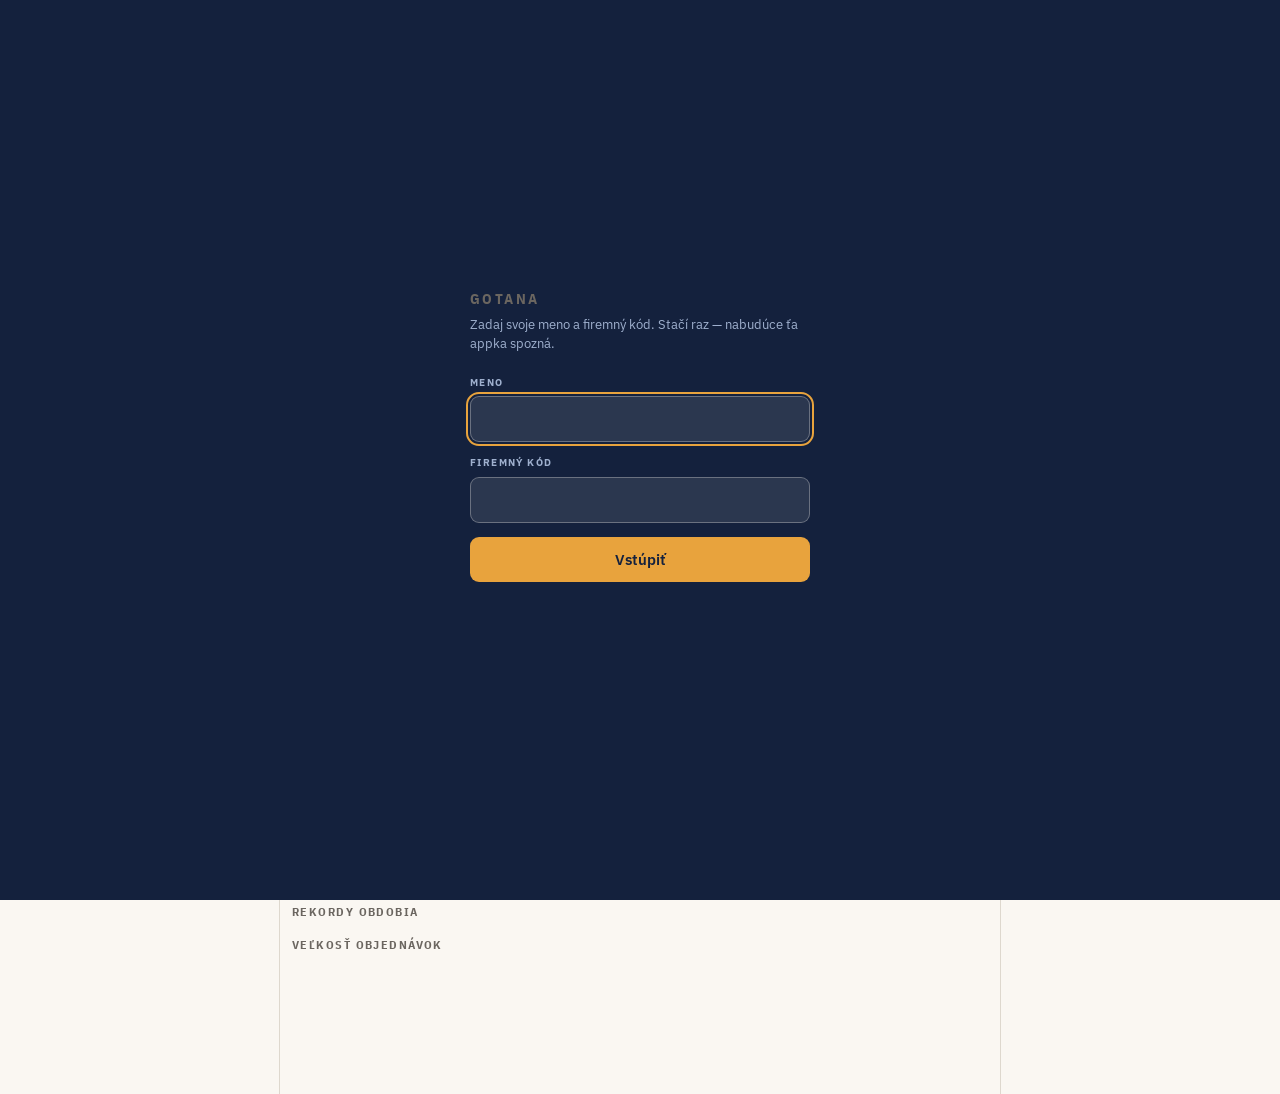
<file: statistiky.html>
<!DOCTYPE html>
<html lang="sk">
<head>
<meta charset="utf-8">
<meta name="viewport" content="width=device-width, initial-scale=1, viewport-fit=cover">
<meta name="theme-color" content="#14213D">
<link rel="manifest" href="/manifest.webmanifest">
<link rel="apple-touch-icon" href="/apple-touch-icon.png">
<link rel="icon" type="image/png" href="/icon-192.png">
<script>if('serviceWorker' in navigator) addEventListener('load', function(){ navigator.serviceWorker.register('/sw.js').catch(function(){}); });</script>
<title>Gotana — Štatistiky skladu</title>
<link rel="preconnect" href="https://fonts.googleapis.com">
<link rel="preconnect" href="https://fonts.gstatic.com" crossorigin>
<link href="https://fonts.googleapis.com/css2?family=IBM+Plex+Mono:wght@400;500;600&family=IBM+Plex+Sans+Condensed:wght@600;700&family=IBM+Plex+Sans:wght@400;500;600&display=swap" rel="stylesheet">
<style>
:root{
  --atrament:#14213D;
  --atrament-svetly:#2B3F63;
  --platno:#FAF7F2;
  --platno-tmavsi:#F0EAE0;
  --safran:#E8A33D;
  --mach:#2F6B4F;
  --tehla:#A63D40;
  --linka:#DED8CE;
  --sedy:#6B6660;
  --r:8px;
  --hlavicka:0px;
}
*{box-sizing:border-box;-webkit-tap-highlight-color:transparent}
html,body{margin:0;padding:0}
body{
  background:var(--platno);
  color:var(--atrament);
  font-family:'IBM Plex Sans',system-ui,-apple-system,sans-serif;
  font-size:15px;line-height:1.45;
  padding-bottom:calc(134px + env(safe-area-inset-bottom));
  -webkit-font-smoothing:antialiased;
}
.cislo{font-family:'IBM Plex Mono',ui-monospace,monospace;font-variant-numeric:tabular-nums}
.zhustene{font-family:'IBM Plex Sans Condensed','IBM Plex Sans',sans-serif}

/* ---------- Hlavička ---------- */
header{
  position:sticky;top:0;z-index:50;
  background:var(--atrament);color:var(--platno);
  padding:calc(8px + env(safe-area-inset-top)) 12px 0;
}
.znacka{display:flex;align-items:baseline;justify-content:space-between;gap:10px}
.znacka h1{
  margin:0;font-size:13px;font-weight:700;letter-spacing:.13em;text-transform:uppercase;
  font-family:'IBM Plex Sans Condensed',sans-serif;
}
.stav-syn{font-size:10px;color:#9FB0CE;font-family:'IBM Plex Mono',monospace;white-space:nowrap}
.obdobia{
  display:flex;gap:5px;overflow-x:auto;padding:8px 0;margin:0 -12px;
  padding-left:12px;padding-right:12px;scrollbar-width:none;
}
.obdobia::-webkit-scrollbar{display:none}
.chip{
  flex:0 0 auto;border:1px solid rgba(250,247,242,.28);background:transparent;
  color:var(--platno);padding:7px 12px;border-radius:999px;font-size:12.5px;
  font-weight:500;cursor:pointer;min-height:34px;white-space:nowrap;
  font-family:'IBM Plex Sans',sans-serif;
}
.chip[aria-pressed="true"]{background:var(--safran);border-color:var(--safran);color:var(--atrament);font-weight:600}
.vlastne{display:none;gap:6px;padding:0 0 9px;align-items:center;flex-wrap:wrap}
.vlastne.zobraz{display:flex}
.vlastne input{
  background:rgba(250,247,242,.1);border:1px solid rgba(250,247,242,.3);color:var(--platno);
  padding:7px 9px;border-radius:7px;font-size:12.5px;min-height:36px;
  font-family:'IBM Plex Mono',monospace;
}
.vlastne button{
  background:var(--safran);border:0;color:var(--atrament);padding:8px 14px;border-radius:7px;
  font-weight:600;font-size:12.5px;min-height:36px;cursor:pointer;
}
.rozsah{font-size:10px;color:#9FB0CE;padding-bottom:7px;font-family:'IBM Plex Mono',monospace}
/* hlavička je prilepená s posunom: názov, hľadanie a dátum plynulo odídu so stránkou, riadok s obdobiami zostane hore */
header .hladanie{margin-top:7px;padding-bottom:0}
.hladanie[hidden]{display:none}
header{top:calc(var(--hl-posun, 0px) + env(safe-area-inset-top, 0px))}

/* ---------- Rekordy ---------- */
.rekord{
  background:#fff;border:1px solid var(--linka);border-radius:8px;
  padding:9px 10px;margin-bottom:6px;border-left:3px solid var(--safran);
}
.rekord .stitok{
  font-size:9.5px;letter-spacing:.12em;text-transform:uppercase;color:var(--sedy);
  font-family:'IBM Plex Sans Condensed',sans-serif;font-weight:700;
}
.rekord .cifry{display:flex;gap:12px;align-items:baseline;margin-top:3px;flex-wrap:wrap}
.rekord .cifry b{font-family:'IBM Plex Mono',monospace;font-size:18px;font-weight:600;letter-spacing:-.02em}
.rekord .cifry span{font-size:10.5px;color:var(--sedy)}
.rekord .spodok{
  font-size:10px;color:var(--sedy);margin-top:4px;padding-top:4px;
  border-top:1px solid var(--platno-tmavsi);font-family:'IBM Plex Mono',monospace;
}
.stred{background:var(--platno-tmavsi);border-left-color:var(--atrament-svetly)}

/* ---------- Signature: krajčírsky meter ---------- */
.hlavne{background:var(--atrament);color:var(--platno);padding:2px 12px 0}
.hlavne-cislo{display:flex;align-items:flex-end;gap:7px}
.hlavne-cislo .hodnota{
  font-family:'IBM Plex Mono',monospace;font-size:28px;font-weight:600;
  line-height:1;letter-spacing:-.03em;
}
.hlavne-cislo .jednotka{font-size:13px;color:var(--safran);font-weight:600;padding-bottom:3px}
.hlavne-cislo .vedlajsie{margin-left:auto;padding-bottom:3px;font-size:11px;color:#9FB0CE;white-space:nowrap}
.hlavne-cislo .vedlajsie b{font-family:'IBM Plex Mono',monospace;font-size:17px;font-weight:600;color:var(--platno);letter-spacing:-.02em;margin-right:2px}
.hlavne-popis{
  font-size:9px;letter-spacing:.15em;text-transform:uppercase;color:#9FB0CE;
  margin-top:3px;font-family:'IBM Plex Sans Condensed',sans-serif;font-weight:600;
}
.meter{height:8px;margin:5px -12px 0;position:relative;overflow:hidden;background:var(--safran)}
.meter svg{display:block;width:100%;height:100%}

/* ---------- Obsah ---------- */
main{padding:12px 12px 0}
.sekcia{display:none}
.sekcia.aktivna{display:block}
h2{
  font-size:10px;letter-spacing:.15em;text-transform:uppercase;color:var(--sedy);
  margin:16px 0 7px;font-family:'IBM Plex Sans Condensed',sans-serif;font-weight:700;
}
h2:first-child{margin-top:2px}

.mriezka{display:grid;grid-template-columns:repeat(3,1fr);gap:6px}
.karta{
  background:#fff;border:1px solid var(--linka);border-radius:8px;padding:9px 8px;
}
.karta .hod{font-family:'IBM Plex Mono',monospace;font-size:19px;font-weight:600;line-height:1.05;letter-spacing:-.03em}
.karta .pop{font-size:10px;color:var(--sedy);margin-top:2px;line-height:1.25}
.karta.zvyraznena{background:var(--atrament);color:var(--platno);border-color:var(--atrament)}
.karta.zvyraznena .pop{color:#9FB0CE}
.karta .hod.dobre{color:var(--mach)}
.karta .hod.zle{color:var(--tehla)}

/* ---------- Riadky: pruh je pozadie, nie samostatny prvok ---------- */
.riadok{
  position:relative;display:grid;grid-template-columns:1fr auto;
  gap:0 8px;align-items:center;padding:7px 8px;
  border-bottom:1px solid var(--linka);overflow:hidden;
}
.riadok::before{
  content:'';position:absolute;left:0;top:0;bottom:0;width:var(--w,0%);
  background:var(--safran);opacity:.13;pointer-events:none;
}
.riadok:last-child{border-bottom:0}
.riadok > *{position:relative}
.riadok .nazov{font-size:13px;font-weight:500;min-width:0;line-height:1.25}
.riadok .detail{font-size:10.5px;color:var(--sedy);grid-column:1;font-family:'IBM Plex Mono',monospace}
.riadok .hod{font-family:'IBM Plex Mono',monospace;font-size:15px;font-weight:600;grid-row:1/3;text-align:right;white-space:nowrap}
.riadok.bezdetailu .hod{grid-row:1}
/* názov vždy vľavo, číslo vpravo (bez pevného stĺpca by mriežka dala číslo s grid-row prvé, teda vľavo) */
.riadok > .nazov{grid-column:1;grid-row:1}
.riadok > .hod{grid-column:2}

/* Podpracoviská: metre aj kusy zvýraznené vedľa seba */
.riadok.prac{grid-template-columns:1fr auto}
.riadok.prac .nazov{font-family:'IBM Plex Mono',monospace;font-weight:600;font-size:13.5px;display:flex;align-items:center;gap:7px}
.bodka{width:9px;height:9px;border-radius:2px;background:var(--f,#8A8580);flex:0 0 auto}
.riadok.prac::before{background:var(--f,var(--safran))}
.riadok.prac .detail{grid-column:1}
.dvojcislo{grid-row:1/3;text-align:right;display:flex;gap:10px;align-items:baseline;white-space:nowrap}
.dvojcislo span{font-size:10.5px;color:var(--sedy)}
.dvojcislo b{font-size:16px;font-weight:600;color:var(--atrament);margin-right:1px}

/* ---------- Produkty ---------- */
.produkt{
  display:grid;grid-template-columns:40px 1fr auto;gap:9px;align-items:center;
  padding:7px 0;border-bottom:1px solid var(--linka);
}
.produkt:last-child{border-bottom:0}
.produkt img{
  width:40px;height:40px;object-fit:cover;border-radius:6px;background:var(--platno-tmavsi);
  border:1px solid var(--linka);
}
.produkt img,.ht-produkt img{cursor:zoom-in}
.produkt .nazov{font-size:12.5px;font-weight:500;line-height:1.25;margin-bottom:1px;
  display:-webkit-box;-webkit-line-clamp:2;-webkit-box-orient:vertical;overflow:hidden}
.produkt .meta{font-size:10px;color:var(--sedy);font-family:'IBM Plex Mono',monospace}
.produkt .hod{font-family:'IBM Plex Mono',monospace;font-size:15px;font-weight:600;text-align:right;white-space:nowrap}
.produkt .hod small{display:block;font-size:9.5px;color:var(--sedy);font-weight:400}
.miesto{
  display:inline-block;background:var(--atrament);color:var(--platno);
  padding:0 5px;border-radius:3px;font-size:9.5px;font-weight:600;
  font-family:'IBM Plex Mono',monospace;margin-left:4px;
}
.prepinac{display:flex;gap:6px;margin-bottom:2px}
.prepinac button{
  flex:1;padding:8px;border:1px solid var(--linka);background:#fff;border-radius:7px;
  font-size:12.5px;font-weight:500;cursor:pointer;min-height:38px;color:var(--atrament);
  font-family:'IBM Plex Sans',sans-serif;
}
.prepinac button[aria-pressed="true"]{background:var(--atrament);color:var(--platno);border-color:var(--atrament);font-weight:600}
#s-produkty .prepinac{flex-wrap:wrap}
#s-produkty .prepinac button{min-width:calc(33% - 6px)}
.np-hl{display:flex;align-items:center;justify-content:space-between;gap:10px;margin:16px 0 7px}
.np-hl h2{margin:0}
.kr-vyber{position:relative;display:block;max-width:62%}
.kr-vyber::after{content:'';position:absolute;right:11px;top:50%;width:6px;height:6px;margin-top:-5px;border-right:1.6px solid currentColor;border-bottom:1.6px solid currentColor;transform:rotate(45deg);pointer-events:none;color:var(--atrament)}
.kr-vyber select{appearance:none;-webkit-appearance:none;width:100%;font:inherit;font-family:'IBM Plex Sans',sans-serif;font-size:12.5px;font-weight:600;color:var(--atrament);
  background:#fff;border:1px solid var(--linka);border-radius:7px;padding:7px 28px 7px 11px;min-height:34px;cursor:pointer;text-overflow:ellipsis}
.kr-vyber.aktivny select{background:var(--safran);border-color:var(--safran)}
.kr-vyber select:focus-visible{outline:2px solid var(--atrament-svetly);outline-offset:1px}
.kr-pas{display:flex;align-items:center;gap:8px;background:#fff;border:1px solid var(--linka);border-left:4px solid var(--safran);border-radius:8px;padding:8px 8px 8px 11px;margin:8px 0 4px;font-size:12.5px}
.kr-pas b{font-weight:700}
.kr-pas .c{color:var(--sedy);font-size:11.5px;margin-left:auto;text-align:right;font-family:'IBM Plex Mono',monospace}
.kr-pas button{font:inherit;font-size:11.5px;border:1px solid var(--linka);background:var(--platno);color:var(--atrament);border-radius:14px;padding:5px 10px;cursor:pointer;white-space:nowrap}
.mat-filter{margin:8px 0 6px}
.mat-filter select{width:100%;padding:9px 10px;border:1px solid var(--linka);border-radius:7px;background:#fff;color:var(--atrament);font-size:13px;min-height:40px;font-family:'IBM Plex Sans',sans-serif}
.mat-suhrn{display:flex;gap:14px;flex-wrap:wrap;padding:4px 0 8px;font-size:12px;color:var(--sedy)}
.vzor-r{cursor:pointer}
.produkt .hod1{font-size:16px;font-weight:700}
.produkt .hod1 small{display:inline;font-size:11.5px;font-weight:500;color:var(--sedy)}
.viac-btn{display:block;width:100%;margin:12px 0 6px;padding:12px;border-radius:8px;border:1px solid var(--linka);background:#fff;color:var(--atrament);font:inherit;font-size:13px;font-weight:600;cursor:pointer}
.viac-btn small{font-weight:400;color:var(--sedy)}
/* posúvanie grafu dní do minulosti (šípky vľavo / vpravo) */
.okno-graf{position:relative}
.okno-sip{position:absolute;top:122px;transform:translateY(-50%);z-index:3;width:30px;height:46px;padding:0;border-radius:8px;border:1px solid var(--linka);background:rgba(255,255,255,.93);color:var(--atrament);font-size:24px;line-height:1;cursor:pointer;box-shadow:0 1px 4px rgba(0,0,0,.14)}
.okno-sip.l{left:-6px}.okno-sip.p{right:-6px}
.okno-sip:disabled{opacity:.25;cursor:default;box-shadow:none}
.okno-rozsah{display:flex;justify-content:space-between;align-items:center;gap:8px;font-size:11px;color:var(--sedy);margin:2px 0 0;font-family:'IBM Plex Mono',monospace;min-height:22px}
.okno-rozsah b{color:var(--atrament);font-weight:600}
.okno-ovl{margin:8px 0 2px}
.okno-posuv{display:block;width:100%;margin:0;height:28px;accent-color:var(--safran);cursor:pointer;touch-action:pan-y}
.okno-kraje{display:flex;justify-content:space-between;font-size:9.5px;color:var(--sedy);font-family:'IBM Plex Mono',monospace;margin-top:-2px}
.okno-rozsah button{border:0;background:none;color:var(--safran);font:inherit;font-weight:600;cursor:pointer;padding:4px 0}
.mat-tag{font-style:normal;font-size:9px;font-weight:600;font-family:'IBM Plex Mono',monospace;background:var(--platno-tmavsi);color:var(--sedy);padding:1px 5px;border-radius:3px;margin-right:5px}
.mat-lat{color:var(--sedy)}
.mat-sklad{background:var(--mach);color:#fff}
.zorad{display:flex;align-items:center;gap:6px;margin:8px 0 2px;font-size:11px;color:var(--sedy)}
.zorad button{font:inherit;font-size:11.5px;padding:5px 11px;border-radius:14px;border:1px solid var(--linka);background:#fff;color:var(--atrament);cursor:pointer}
.zorad button[aria-pressed="true"]{background:var(--atrament);color:var(--platno);border-color:var(--atrament);font-weight:600}
.mat-zm{display:inline-block;margin-left:5px;font-size:10px;font-weight:600;font-family:'IBM Plex Mono',monospace;color:var(--sedy)}
.mat-hore{color:#2f7d4f}.mat-dole{color:var(--tehla)}.mat-novy{color:var(--safran)}
.mat-rozpis{padding:2px 0 8px 49px}
.mat-rozpis[hidden]{display:none}
.mat-latka{display:flex;justify-content:space-between;gap:10px;font-size:12px;padding:3px 0;border-bottom:1px dashed var(--linka)}
.mat-latka:last-child{border-bottom:0}
.mat-latka b{font-family:'IBM Plex Mono',monospace;font-weight:600;white-space:nowrap}
.mat-suhrn b{font-family:'IBM Plex Mono',monospace;font-size:16px;color:var(--atrament);font-weight:600}


/* ---------- Tržby (len správca) ---------- */
[hidden]{display:none!important}
.hlavne-trzba{display:flex;align-items:baseline;gap:7px;margin-top:6px;padding-top:6px;border-top:1px dashed rgba(159,176,206,.35)}
.hlavne-trzba .hodnota{font-family:'IBM Plex Mono',monospace;font-size:22px;font-weight:600;letter-spacing:-.03em;line-height:1}
.hlavne-trzba .jednotka{font-size:12px;color:var(--safran);font-weight:600}
.hlavne-trzba .pop{font-size:9px;letter-spacing:.15em;text-transform:uppercase;color:#9FB0CE;font-family:'IBM Plex Sans Condensed',sans-serif;font-weight:600}
.hlavne-trzba .zm{margin-left:auto}
.hlavne-trzba .zm .odch{margin-left:0}
.tr-karta{background:#fff;border:1px solid var(--linka);border-top:3px solid var(--safran);border-radius:8px;padding:10px 10px 8px}
.tr-hlava{display:flex;align-items:baseline;gap:6px;flex-wrap:wrap}
.tr-hlava .velke{font-family:'IBM Plex Mono',monospace;font-size:30px;font-weight:600;letter-spacing:-.04em;line-height:1}
.tr-hlava .eur{font-size:15px;color:var(--sedy);font-weight:600}
.tr-hlava .bez{font-size:10px;color:var(--sedy);letter-spacing:.08em;text-transform:uppercase;margin-left:auto}
.tr-mriezka{display:grid;grid-template-columns:repeat(4,1fr);gap:6px;margin-top:10px}
.tr-mriezka div{background:var(--platno);border-radius:6px;padding:6px 6px 5px}
.tr-mriezka b{display:block;font-family:'IBM Plex Mono',monospace;font-size:14px;font-weight:600;letter-spacing:-.02em;white-space:nowrap}
.tr-mriezka span{font-size:9.5px;color:var(--sedy);text-transform:uppercase;letter-spacing:.06em}
.tr-pozn{font-size:10.5px;color:var(--sedy);margin-top:6px}
.tr-porov{margin-top:8px;display:grid;grid-template-columns:1fr auto auto;gap:4px 10px;align-items:center;font-size:12px;background:var(--platno-tmavsi);border-radius:7px;padding:7px 9px}
.tr-porov .h{font-weight:600}
.tr-porov .c{font-family:'IBM Plex Mono',monospace;font-weight:600;text-align:right;white-space:nowrap}
.tr-porov .z{text-align:right;white-space:nowrap}
.tr-porov .z .odch{margin-left:0}
.tr-graf-obal{background:#fff;border:1px solid var(--linka);border-radius:8px;padding:8px 8px 6px;margin-top:8px}
.tr-graf-hl{display:flex;justify-content:space-between;align-items:center;gap:6px;margin-bottom:6px}
.tr-krok{display:flex;gap:4px}
.tr-krok button{border:1px solid var(--linka);background:#fff;border-radius:14px;padding:3px 10px;font-size:11.5px;cursor:pointer;font-family:inherit;color:var(--atrament)}
.tr-krok button[aria-pressed="true"]{background:var(--atrament);border-color:var(--atrament);color:var(--platno);font-weight:600}
.tr-leg{font-size:10px;color:var(--sedy);display:flex;gap:10px;align-items:center}
.tr-leg i{display:inline-block;width:10px;height:8px;border-radius:2px;background:var(--safran);margin-right:3px;vertical-align:middle}
.tr-leg i.r{background:none;border-top:2px solid var(--atrament-svetly);height:0;width:12px;border-radius:0}
.tr-graf{display:flex;align-items:flex-end;height:130px;gap:2px;position:relative}
.tr-st{flex:1;min-width:0;height:100%;position:relative;cursor:pointer;display:flex;align-items:flex-end}
.tr-st .b{width:100%;background:var(--safran);border-radius:2px 2px 0 0;min-height:1px;opacity:.85}
.tr-st.vik .b{opacity:.55}
.tr-st.akt .b{background:var(--atrament);opacity:1}
.tr-st .r{position:absolute;left:-1px;right:-1px;border-top:2px solid var(--atrament-svetly);opacity:.75}
.tr-os{display:flex;justify-content:space-between;font-size:9.5px;color:var(--sedy);font-family:'IBM Plex Mono',monospace;padding-top:3px}
.tr-info{font-size:12px;margin-top:6px;padding:6px 8px;background:var(--platno);border-radius:6px;min-height:20px}
.tr-info b{font-family:'IBM Plex Mono',monospace}
.tr-kraj{background:#fff;border:1px solid var(--linka);border-radius:8px;padding:2px 10px;margin-top:8px}
.tr-kr{display:grid;grid-template-columns:1fr auto 64px;gap:2px 10px;align-items:center;padding:7px 0;border-bottom:1px solid var(--linka);position:relative}
.tr-kr:last-child{border-bottom:0}
.tr-kr .n{font-size:13px;font-weight:500;white-space:nowrap;overflow:hidden;text-overflow:ellipsis}
.tr-kr .n small{display:block;font-size:10px;color:var(--sedy);font-weight:400}
.tr-kr .t{font-family:'IBM Plex Mono',monospace;font-weight:600;font-size:14px;text-align:right;white-space:nowrap}
.tr-kr .p{font-family:'IBM Plex Mono',monospace;font-size:11px;color:var(--sedy);text-align:right}
.tr-kr .pas{grid-column:1/-1;height:4px;background:var(--platno-tmavsi);border-radius:2px;overflow:hidden}
.tr-kr .pas i{display:block;height:100%;background:var(--safran)}
.tr-viac{display:block;width:100%;border:0;background:none;padding:8px 0;font-size:12.5px;font-weight:600;color:var(--atrament);cursor:pointer;font-family:inherit}

.tr-pr{margin-left:5px;color:var(--atrament);font-weight:600;white-space:nowrap}
.tr-pr small{font-weight:400;color:var(--sedy);font-size:inherit}
.tr-ak{margin-left:4px;background:#FCE9D2;color:#9A5B13;border-radius:3px;padding:0 4px;font-size:9.5px;font-weight:600;white-space:nowrap}
.produkt .hod1.hod-tr small{display:block;font-size:10.5px;text-align:right}
.tr-riadok{font-size:10.5px;font-family:'IBM Plex Mono',monospace;color:var(--atrament);margin-top:2px;display:flex;align-items:center;gap:4px;flex-wrap:wrap}
.tr-riadok b{font-weight:700}
.tr-riadok .jc{color:var(--sedy)}
.tr-riadok .tr-mz{margin-left:2px}
.tr-ceka{margin-left:2px;background:#ECEAE6;color:var(--sedy);border-radius:3px;padding:0 4px;font-size:9.5px;font-weight:600;white-space:nowrap}
.graf7 .rok-ciara{position:absolute;left:-1px;right:-1px;border-top:2px solid var(--atrament-svetly);opacity:.7;pointer-events:none}
.graf7.utlm .st:not(.zvyr) .rok-ciara{opacity:.3}
.okno-suhrn.tr-o{grid-template-columns:repeat(4,1fr);margin-top:6px;background:#EAF3EE;border-left:3px solid var(--mach)}
.okno-suhrn.tr-o b{font-size:15px}
.okno-pozn{font-size:10.5px;color:var(--sedy);margin:4px 0 2px}
.riadok .tr-kr-d{font-family:'IBM Plex Sans',sans-serif;font-size:12.5px;color:var(--atrament);display:flex;align-items:center;flex-wrap:wrap;gap:3px 6px;margin-top:5px;padding-top:5px;border-top:1px dashed rgba(20,33,61,.28)}
.tr-kr-d .t{font-family:'IBM Plex Mono',monospace;font-size:15px;font-weight:700;letter-spacing:-.02em}
.tr-kr-d .p{font-weight:600}
.tr-kr-d .p small{font-weight:500;color:var(--sedy);font-size:11px;margin-right:2px}
.tr-kr-d .odch{margin-left:0;font-size:10px;padding:0 6px}
.tr-kr-d .sep{color:var(--linka);font-weight:700}
.tr-kr-d .pr-riadok{flex-basis:100%;display:flex;align-items:center;gap:6px;margin-top:1px}
.tr-kr-d .pr-riadok .p{font-size:12.5px}
.tr-kr-d .pod{color:var(--sedy);font-family:'IBM Plex Mono',monospace;font-size:11px}
.tr-sub{margin-top:10px;padding-top:8px;border-top:2px solid var(--safran)}
.tr-sub-h{display:flex;justify-content:space-between;align-items:center;margin-bottom:4px}
.tr-sub-h>span:first-child{font-size:10px;letter-spacing:.14em;text-transform:uppercase;font-weight:700;color:var(--atrament);font-family:'IBM Plex Sans Condensed',sans-serif}
.tr-leg i.b{width:7px;height:7px;border-radius:50%;background:var(--atrament);border:1.5px solid #fff;box-shadow:0 0 0 1px var(--atrament)}
.graf7 .pr-bod{position:absolute;left:50%;width:7px;height:7px;margin:0 0 -3.5px -3.5px;border-radius:50%;background:var(--atrament);border:1.5px solid #fff;box-shadow:0 0 0 1px var(--atrament);pointer-events:none;z-index:2}
.graf7.utlm .st:not(.zvyr) .pr-bod{opacity:.35}
.tr-sub .porov b.e{font-family:'IBM Plex Mono',monospace}
#krajiny .kr-karta{border:1px solid #CFC7B8;border-radius:10px;overflow:hidden;margin-bottom:9px;background:#fff;box-shadow:0 1px 2px rgba(20,33,61,.06)}
#krajiny .kr-karta>.riadok{border-bottom:0}
#krajiny .kr-karta>.rozbal{border-bottom:0;border-top:1px solid var(--linka)}
#krajiny .kr-karta.otvor{border-color:var(--atrament-svetly);box-shadow:0 2px 8px rgba(20,33,61,.12)}
.odch[data-vys]{cursor:help}
.riadok .hod .obj-zn .odch{margin:0 9px 0 0;vertical-align:3px;font-size:14px;font-weight:700;padding:3px 10px;border-radius:14px;line-height:1.2;box-shadow:0 1px 3px rgba(20,33,61,.18)}
#krajiny .riadok .hod{font-size:20px;font-weight:700}
#krajiny .riadok .hod .obj-zn::after{content:'obj.';font-size:10px;font-weight:600;color:var(--sedy);margin-right:5px;vertical-align:4px;font-family:'IBM Plex Sans',sans-serif}
.vysvetlivka{position:fixed;z-index:9999;max-width:290px;background:var(--atrament);color:var(--platno);font-size:12px;line-height:1.45;padding:9px 11px;border-radius:8px;box-shadow:0 6px 20px rgba(0,0,0,.25);pointer-events:none}
.vysvetlivka b{color:var(--safran);font-family:'IBM Plex Mono',monospace}
.graf7 .pr-hod{font-family:'IBM Plex Mono',monospace;font-size:9px;font-weight:700;text-align:center;line-height:1;padding:3px 0 2px;border-radius:3px;margin:2px 0 1px;white-space:nowrap;overflow:hidden}
.graf7 .pr-hod.nad{color:#fff;background:#2F8F5B}
.graf7 .pr-hod.pod{color:#fff;background:#E0892F}
.graf7 .pr-hod.nic{color:var(--sedy)}
.graf7.utlm .st:not(.zvyr) .pr-hod{opacity:.35}
.pr-leg{display:flex;align-items:center;gap:6px;font-size:10.5px;color:var(--sedy);margin:4px 0 2px}
.pr-leg i{display:inline-block;width:12px;height:9px;border-radius:2px}
.tr-pozn-p{font-size:10.5px;color:var(--sedy);margin:2px 0 6px}
.ht-tr-hl{margin:8px 0 2px}
#htTrzby .tr-prepni{margin-top:16px}
#htMz .tr-marza{margin-top:12px}
.ht-mz-zn{font-family:'IBM Plex Mono',monospace;font-size:11.5px;font-weight:700;color:var(--mach);background:#EAF3EE;border-radius:5px;padding:1px 6px}
.ht-tr{display:grid;grid-template-columns:1fr 1fr;gap:6px;margin-top:6px}
.ht-tr>div{background:#fff;border:1px solid var(--linka);border-radius:8px;padding:8px 10px;border-top:3px solid var(--safran)}
.ht-tr>div.hf{border-top-color:var(--hf)}
.ht-tr .typ{font-size:10px;letter-spacing:.12em;text-transform:uppercase;color:var(--sedy);font-weight:700}
.ht-tr .velke{font-family:'IBM Plex Mono',monospace;font-size:20px;font-weight:600;letter-spacing:-.03em;line-height:1.2}
.ht-tr .pod{font-size:11px;color:var(--sedy)}
.ht-tr .pod .odch{margin-left:0}

.tr-marza{display:flex;align-items:baseline;gap:8px;flex-wrap:wrap;margin-top:8px;padding:8px 10px;background:#EAF3EE;border-radius:7px;border-left:3px solid var(--mach)}
.tr-marza .t{font-size:10px;letter-spacing:.12em;text-transform:uppercase;color:var(--mach);font-weight:700}
.tr-marza b{font-family:'IBM Plex Mono',monospace;font-size:18px;letter-spacing:-.02em}
.tr-marza .pct{font-family:'IBM Plex Mono',monospace;font-weight:700;color:var(--mach)}
.tr-marza .poz{flex-basis:100%;font-size:10.5px;color:var(--sedy)}
.mz-hist{flex-basis:100%;margin-top:6px;padding-top:8px;border-top:1px dashed #C9DDD0}
.mz-hl{display:flex;justify-content:space-between;align-items:center;gap:6px;font-size:12px;color:var(--atrament)}
.mz-hist b{font-size:12.5px;letter-spacing:0}
.mz-hl b{font-family:'IBM Plex Mono',monospace}
.mz-zn{font-size:11px;color:var(--sedy)}
.mz-graf{display:grid;gap:3px;height:92px;margin-top:6px;align-items:end}
.mz-st{display:flex;flex-direction:column;align-items:center;justify-content:flex-end;height:100%;min-width:0}
.mz-st .b{width:100%;max-width:30px;background:#BFD9C8;border-radius:3px 3px 0 0}
.mz-st.akt .b{background:var(--mach)}
.mz-st .v{font-family:'IBM Plex Mono',monospace;font-size:10.5px;color:var(--sedy);margin-bottom:2px;white-space:nowrap}
.mz-st.akt .v{color:var(--mach);font-weight:700}
.mz-st .p{font-size:10px;color:var(--sedy);margin-top:3px;white-space:nowrap}
.mz-st.akt .p{color:var(--atrament);font-weight:700}
.mz-pozn{font-size:10.5px;color:var(--sedy);margin-top:4px}
.mz-pozn b{font-family:inherit;font-size:inherit}
.mz-pozn .mz-h{color:var(--mach)} .mz-pozn .mz-d{color:var(--tehla)}
.mz-nac{font-size:11px;color:var(--sedy)}
.graf7 .st.novsi .stlp{opacity:.55}
.mz-hist .okno-obal{margin-top:6px}
.graf7.pct .stlp{background:#BFD9C8}
.graf7.pct .st.vybr .stlp{background:#7FB596}
.graf7.pct .st.zvyr .stlp{background:var(--mach)}
.graf7.pct .st.ciastocny .stlp{background:repeating-linear-gradient(135deg,#BFD9C8 0 5px,#fff 5px 8px)}
.graf7 .st.novsi .den{opacity:.75}
.tr-mz{margin-left:4px;background:#E3F0E8;color:var(--mach);border-radius:3px;padding:0 4px;font-size:9.5px;font-weight:600;white-space:nowrap}
.tr-mz.nizka{background:#F6E0E0;color:var(--tehla)}

/* ---------- Chatbot „Opýtaj sa“ (len správca) ---------- */
.ch-tl{position:fixed;right:14px;bottom:calc(128px + env(safe-area-inset-bottom));z-index:65;width:54px;height:54px;border-radius:50%;border:0;background:var(--atrament);color:var(--safran);box-shadow:0 6px 18px rgba(20,33,61,.35);cursor:pointer;display:flex;align-items:center;justify-content:center}
.ch-tl svg{width:26px;height:26px;fill:none;stroke:currentColor;stroke-width:2;stroke-linecap:round;stroke-linejoin:round}
.ch-tl[hidden]{display:none}
.ch-panel{position:fixed;inset:0;z-index:150;background:rgba(20,33,61,.45);display:none;align-items:stretch;justify-content:center}
.ch-panel.zobraz{display:flex}
.ch-okno{background:var(--platno);width:100%;max-width:100%;min-width:0;height:100vh;height:100dvh;display:flex;flex-direction:column;overflow:hidden;box-shadow:0 -8px 30px rgba(0,0,0,.25)}
@media (min-width:720px){
  .ch-panel{align-items:flex-end}
  .ch-okno{max-width:680px;height:min(88vh,760px);height:min(88dvh,760px);border-radius:16px 16px 0 0}
}
.ch-okno>*{min-width:0}
.ch-hl{background:var(--atrament);color:var(--platno);padding:calc(7px + env(safe-area-inset-top)) 10px 7px 12px;display:flex;align-items:center;gap:8px;flex:0 0 auto}
.ch-hl>div{min-width:0}
.ch-hl b{font-size:12.5px;letter-spacing:.06em;text-transform:uppercase}
.ch-hl small{display:block;font-size:10px;color:#9FB0CE;font-weight:400;letter-spacing:0;text-transform:none;white-space:nowrap;overflow:hidden;text-overflow:ellipsis}
.ch-hl button{flex:0 0 auto;margin-left:auto;background:rgba(250,247,242,.12);border:0;color:var(--platno);width:30px;height:30px;border-radius:7px;font-size:17px;line-height:1;cursor:pointer}
.ch-spravy{flex:1 1 auto;min-height:0;overflow-y:auto;overflow-x:hidden;padding:10px 10px;display:flex;flex-direction:column;gap:8px;-webkit-overflow-scrolling:touch}
.ch-msg{max-width:94%;padding:7px 10px;border-radius:11px;font-size:13px;line-height:1.45;white-space:normal;word-wrap:break-word}
.ch-msg.ja{align-self:flex-end;background:var(--atrament);color:var(--platno);border-bottom-right-radius:4px}
.ch-msg.bot{align-self:flex-start;background:#fff;border:1px solid var(--linka);border-bottom-left-radius:4px}
.ch-msg.bot b{font-family:'IBM Plex Mono',monospace;font-weight:700}
.ch-msg.bot ul{margin:3px 0;padding-left:16px}
.ch-msg.chyba{border-color:var(--tehla);color:var(--tehla)}
.ch-msg .ch-obj{color:var(--atrament);font-family:'IBM Plex Mono',monospace;font-weight:700;text-decoration:underline dotted;text-underline-offset:3px;cursor:pointer}
.ch-msg .ch-meta{font-size:10px;color:var(--sedy);margin-top:4px}
.ch-tab{margin-top:6px;overflow-x:auto;border:1px solid var(--linka);border-radius:7px}
.ch-tab table{border-collapse:collapse;font-size:11px;width:100%}
.ch-tab th{background:var(--platno-tmavsi);text-align:left;padding:4px 6px;font-size:9.5px;text-transform:uppercase;letter-spacing:.05em;color:var(--sedy);white-space:nowrap}
.ch-tab td{padding:4px 6px;border-top:1px solid var(--linka);font-family:'IBM Plex Mono',monospace;white-space:nowrap}
.ch-tab td.num{text-align:right}
.ch-cakaj{align-self:flex-start;display:flex;align-items:center;gap:7px;font-size:12px;color:var(--sedy);padding:4px 4px}
.ch-cakaj .tocka{border-color:rgba(20,33,61,.15);border-top-color:var(--safran);width:14px;height:14px}
.ch-priklady-obal{display:flex;flex-direction:column;gap:5px}
.ch-priklady-obal .ch-nadpis{font-size:10px;text-transform:uppercase;letter-spacing:.06em;color:var(--sedy);margin-left:2px}
.ch-priklady{display:flex;flex-wrap:wrap;gap:5px;min-width:0}
.ch-priklady button{max-width:100%;border:1px solid var(--linka);background:#fff;border-radius:12px;padding:5px 9px;font-size:11.5px;cursor:pointer;text-align:left;color:var(--atrament);font-family:inherit;white-space:normal;line-height:1.3}
.ch-uvod{font-size:11.5px;color:var(--sedy);line-height:1.45}
.ch-msg.bot.uvodna{background:transparent;border:0;padding:2px 2px 0}
.ch-vstup{flex:0 0 auto;display:flex;align-items:flex-end;gap:6px;padding:7px 8px calc(7px + env(safe-area-inset-bottom));border-top:1px solid var(--linka);background:#fff}
.ch-vstup textarea{flex:1 1 auto;min-width:0;width:100%;resize:none;border:1px solid var(--linka);border-radius:10px;padding:8px 10px;font:inherit;font-size:16px;line-height:1.3;max-height:110px;min-height:38px;color:var(--atrament)}
.ch-vstup button{flex:0 0 auto;width:38px;height:38px;border:0;background:var(--safran);color:var(--atrament);border-radius:10px;padding:0;cursor:pointer;display:flex;align-items:center;justify-content:center}
.ch-vstup button svg{width:19px;height:19px;fill:none;stroke:currentColor;stroke-width:2.2;stroke-linecap:round;stroke-linejoin:round}
.ch-vstup button:disabled{opacity:.5;cursor:default}
.ch-vstup .ch-mik{background:var(--platno-tmavsi);color:var(--atrament)}
.ch-vstup .ch-mik[hidden]{display:none}
.ch-vstup .ch-mik.pocuva{background:var(--tehla);color:#fff;animation:chPulz 1.2s ease-in-out infinite}
@keyframes chPulz{0%,100%{box-shadow:0 0 0 0 rgba(180,60,40,.45)}50%{box-shadow:0 0 0 7px rgba(180,60,40,0)}}
.ch-hlas-stav{font-size:11px;color:var(--tehla);padding:0 10px 4px;background:#fff;flex:0 0 auto}
.ch-hlas-stav[hidden]{display:none}

/* ---------- Kupované spolu ---------- */
.spolu-hlad{display:flex;gap:6px;margin:2px 0 8px}
.spolu-hlad input{flex:1;min-width:0;padding:9px 10px;border:1px solid var(--linka);border-radius:7px;font-size:14px;font-family:'IBM Plex Mono',monospace;background:#fff;color:var(--atrament);min-height:40px}
.spolu-hlad button{padding:0 14px;border:0;border-radius:7px;background:var(--atrament);color:var(--platno);font-weight:600;font-size:13px;cursor:pointer;min-height:40px;font-family:'IBM Plex Sans',sans-serif}
.spolu-karta{border:1px solid var(--linka);border-radius:9px;background:#fff;padding:8px 10px;margin:0 0 12px}
.spolu-hlavicka{display:flex;align-items:center;justify-content:space-between;gap:8px;margin:0 0 6px;font-size:13px}
.spolu-hlavicka button{border:1px solid var(--linka);background:#fff;border-radius:7px;padding:5px 10px;font-size:12px;cursor:pointer;font-family:'IBM Plex Sans',sans-serif}
.spolu-pozn{font-size:10.5px;color:var(--sedy);margin:2px 0 6px}
.sek-suhrn{display:flex;align-items:baseline;flex-wrap:wrap;gap:4px 12px;margin:6px 0 8px;padding:8px 12px;border:1px solid var(--linka);border-radius:10px;background:#fff;font-size:12px;color:var(--sedy)}
.sek-suhrn span{font-size:10.5px;letter-spacing:.06em;text-transform:uppercase;font-weight:600}
.sek-suhrn b{font-size:15px;color:var(--atrament);font-variant-numeric:tabular-nums}
.sek-suhrn small{font-size:11px;margin-left:auto}
.spolu-r{display:grid;grid-template-columns:34px 1fr auto;gap:8px;align-items:center;padding:6px 0;border-top:1px solid var(--linka);cursor:pointer}
.spolu-r img{width:34px;height:34px;object-fit:cover;border-radius:5px;background:var(--platno-tmavsi);border:1px solid var(--linka);cursor:zoom-in}
.spolu-r .nazov{font-size:12px;font-weight:500;line-height:1.25;display:-webkit-box;-webkit-line-clamp:2;-webkit-box-orient:vertical;overflow:hidden}
.spolu-r .meta{font-size:10px;color:var(--sedy);font-family:'IBM Plex Mono',monospace}
.spolu-r .pc{font-family:'IBM Plex Mono',monospace;font-size:14px;font-weight:600;text-align:right;white-space:nowrap}
.spolu-r .pc small{display:block;font-size:9.5px;color:var(--sedy);font-weight:400}
.produkt-obal{border-bottom:1px solid var(--linka)}
.produkt-obal:last-child{border-bottom:0}
.produkt-obal>.produkt{border-bottom:0;cursor:pointer}
.produkt-obal.otvoreny>.produkt .nazov{color:var(--safran)}
.spolu-box{padding:0 0 8px 49px}
.obj-btn{display:inline;border:0;background:none;padding:0;margin:0;font:inherit;color:inherit;cursor:pointer;text-decoration:underline dotted;text-underline-offset:3px}
.obj-btn[aria-expanded="true"]{color:var(--safran);text-decoration-style:solid}
.obj-box{padding:0 0 8px 49px}
.obj-box:empty{display:none}
.ht-obal>.obj-box{padding:0 0 8px 26px}
.obj-box .obj-hl{font-size:10px;letter-spacing:.12em;text-transform:uppercase;color:var(--sedy);font-weight:700;margin:2px 0 4px}
.obj-r{display:grid;grid-template-columns:1fr auto;gap:8px;align-items:center;padding:6px 0;border-top:1px solid var(--linka);cursor:pointer}
.obj-r:first-of-type{border-top:0}
.obj-r .c{font-family:'IBM Plex Mono',monospace;font-size:13px;font-weight:600}
.obj-r .m{font-size:10px;color:var(--sedy)}
.obj-r .q{font-family:'IBM Plex Mono',monospace;font-size:13px;font-weight:600;text-align:right;white-space:nowrap}
.obj-r .q small{display:block;font-size:9.5px;color:var(--sedy);font-weight:400}
.spolu-box:empty{display:none}
.spolu-box .spolu-r:first-of-type{border-top:0}

/* ---------- Trend ---------- */
.trend{display:flex;align-items:flex-end;gap:2px;height:64px;padding-top:4px}
.trend div{flex:1;background:var(--atrament-svetly);border-radius:2px 2px 0 0;min-height:2px;position:relative}
.trend div:last-child{background:var(--safran)}
.trend-popis{display:flex;justify-content:space-between;font-size:10px;color:var(--sedy);margin-top:4px;font-family:'IBM Plex Mono',monospace}

/* ---------- Spodná navigácia ---------- */
nav{
  position:fixed;bottom:calc(56px + env(safe-area-inset-bottom));left:0;right:0;z-index:60;
  background:#fff;border-top:1px solid var(--linka);
  display:grid;grid-template-columns:repeat(5,1fr);
}
/* Prepínanie medzi časťami aplikácie */
.appky{
  position:fixed;bottom:0;left:0;right:0;z-index:61;
  background:var(--atrament);display:grid;grid-template-columns:repeat(2,1fr);
  padding-bottom:env(safe-area-inset-bottom);
}
.appky a,.appky span{
  display:flex;align-items:center;justify-content:center;gap:7px;min-height:56px;
  text-decoration:none;color:#9FB0CE;font-family:'IBM Plex Sans Condensed',sans-serif;
  font-size:12.5px;font-weight:700;letter-spacing:.1em;
}
.appky .tu{color:var(--safran)}
.appky svg{width:21px;height:21px;stroke:currentColor;fill:none;stroke-width:2}
nav button{
  background:none;border:0;padding:7px 4px 6px;cursor:pointer;color:var(--sedy);
  display:flex;flex-direction:column;align-items:center;gap:2px;min-height:50px;
  font-family:'IBM Plex Sans Condensed',sans-serif;
}
nav button span{font-size:9.5px;font-weight:600;letter-spacing:.04em}
nav button svg{width:19px;height:19px;stroke:currentColor;fill:none;stroke-width:1.8}
nav button[aria-pressed="true"]{color:var(--atrament)}
nav button[aria-pressed="true"] svg{stroke:var(--safran);stroke-width:2.2}

/* ---------- Detail objednávky ---------- */
.zaclona{position:fixed;inset:0;z-index:200;background:rgba(20,33,61,.55);display:none;align-items:flex-end;justify-content:center}
.zaclona.zobraz{display:flex}
.okno{background:var(--platno);width:100%;max-width:640px;max-height:85dvh;max-height:85vh;border-radius:14px 14px 0 0;overflow:hidden;display:flex;flex-direction:column;box-shadow:0 -6px 30px rgba(0,0,0,.28);padding-bottom:env(safe-area-inset-bottom)}
.okno-hlava{background:var(--atrament);color:var(--platno);padding:13px 14px;display:flex;justify-content:space-between;align-items:flex-start;gap:10px;flex:0 0 auto}
.okno-hlava h3{margin:0;font-size:15px;font-family:'IBM Plex Mono',monospace;font-weight:600}
.okno-hlava .pod{font-size:11px;color:#9FB0CE;margin-top:3px}
.okno-hlava button{background:rgba(250,247,242,.15);border:0;color:var(--platno);width:32px;height:32px;border-radius:8px;font-size:19px;line-height:1;cursor:pointer;flex:0 0 auto}
.okno-telo{overflow-y:auto;padding:0 14px 16px;-webkit-overflow-scrolling:touch}
.okno-suhrn{display:flex;gap:14px;padding:11px 0;border-bottom:1px solid var(--linka);position:sticky;top:0;background:var(--platno)}
.okno-suhrn div span{font-size:10.5px;color:var(--sedy);display:block}
.okno-suhrn div b{font-family:'IBM Plex Mono',monospace;font-size:17px;font-weight:600}
.vratena{color:var(--tehla);font-size:10.5px;font-weight:600}
.sklad-info{font-size:10px;color:var(--mach);font-weight:600;margin-top:2px;font-family:'IBM Plex Mono',monospace;display:flex;align-items:center;gap:4px;flex-wrap:wrap}
.sklad-info.nieje{color:var(--sedy);font-weight:400}
.regal{background:var(--mach);color:var(--platno);padding:0 5px;border-radius:3px;font-size:9.5px;font-weight:700}
.zasoba-ok{color:var(--mach);font-weight:600}
.zasoba-nic{color:var(--tehla);font-weight:600}
.hladanie{display:flex;gap:6px;padding-bottom:8px}
.hladanie input{flex:1;min-width:0;padding:7px 10px;border:1px solid rgba(250,247,242,.3);border-radius:7px;font-family:'IBM Plex Mono',monospace;font-size:13px;min-height:36px;background:rgba(250,247,242,.1);color:var(--platno)}
.hladanie input::placeholder{color:#7C8CA8}
.hladanie button{background:var(--safran);color:var(--atrament);border:0;padding:7px 14px;border-radius:7px;font-weight:600;font-size:12.5px;min-height:36px;cursor:pointer;flex:0 0 auto}
.podnadpis{font-size:10px;letter-spacing:.14em;text-transform:uppercase;color:var(--sedy);font-family:'IBM Plex Sans Condensed',sans-serif;font-weight:700;margin:12px 0 6px}
.podnadpis:first-child{margin-top:0}
.rekord .poradie{color:var(--safran);font-size:12px}
.hladanie input{flex:1;min-width:0;padding:9px 11px;border:1px solid var(--linka);border-radius:8px;font-family:'IBM Plex Mono',monospace;font-size:14px;min-height:40px;background:#fff;color:var(--atrament)}
.hladanie button{background:var(--atrament);color:var(--platno);border:0;padding:9px 16px;border-radius:8px;font-weight:600;font-size:13px;min-height:40px;cursor:pointer;flex:0 0 auto}
.rekord.klik{cursor:pointer}
.rekord.klik:active{background:var(--platno-tmavsi)}
.rekord .sipka{float:right;color:var(--safran);font-weight:700;font-size:14px;line-height:1}

/* ---------- Stavy ---------- */
.info{padding:34px 14px;text-align:center;color:var(--sedy);font-size:14px}
.chyba{
  background:#fff;border:1px solid var(--tehla);border-left-width:3px;
  border-radius:var(--r);padding:13px;color:var(--tehla);font-size:13.5px;margin-top:12px;
}
.kostra{background:var(--platno-tmavsi);border-radius:var(--r);height:70px;animation:puls 1.4s ease-in-out infinite;position:relative}
.kostra::after{content:'';position:absolute;left:50%;top:50%;width:22px;height:22px;margin:-11px 0 0 -11px;border-radius:50%;border:3px solid rgba(20,33,61,.15);border-top-color:var(--safran);animation:tocka .8s linear infinite}
@keyframes tocka{to{transform:rotate(360deg)}}
.tocka{display:inline-block;width:.85em;height:.85em;border-radius:50%;border:2.5px solid rgba(255,255,255,.25);border-top-color:var(--safran);animation:tocka .8s linear infinite;vertical-align:middle}
.nac-ukaz{display:none;align-items:center;gap:5px;font-size:10px;color:var(--safran);font-family:'IBM Plex Mono',monospace;white-space:nowrap;margin-left:auto}
.nac-ukaz.bezi{display:inline-flex}
.nac-ukaz.bezi + .stav-syn{display:none}
.nac-pas{position:fixed;top:0;left:0;right:0;height:3px;z-index:10000;overflow:hidden;pointer-events:none;opacity:0;transition:opacity .2s}
.nac-pas.bezi{opacity:1}
.nac-pas::before{content:'';position:absolute;top:0;bottom:0;width:35%;background:var(--safran);animation:pas 1.1s ease-in-out infinite}
@keyframes pas{0%{left:-35%}100%{left:100%}}
@keyframes puls{0%,100%{opacity:1}50%{opacity:.5}}
.prazdne{color:var(--sedy);font-size:13px;padding:18px 0;text-align:center}
:focus-visible{outline:2px solid var(--safran);outline-offset:2px}

/* ---------- Tlačidlo Obnoviť ---------- */
.znacka{align-items:center}
.stav-syn{margin-left:auto}
.obnov{
  flex:0 0 auto;background:var(--safran);border:0;color:var(--atrament);
  padding:7px 13px;border-radius:8px;font-size:13px;font-weight:700;cursor:pointer;
  font-family:inherit;letter-spacing:.02em;white-space:nowrap;line-height:1.2;min-height:34px;
  display:inline-flex;align-items:center;gap:6px;
}
.obnov:disabled{opacity:.75;cursor:default}
.obnov .ik{display:inline-block;font-size:17px;line-height:1;font-weight:700}
.obnova{position:fixed;inset:0;z-index:300;background:rgba(20,33,61,.6);display:none;align-items:center;justify-content:center;padding:20px}
.obnova.zobraz{display:flex}
.obnova-box{background:var(--platno);border-radius:14px;padding:26px 22px;max-width:330px;width:100%;text-align:center;box-shadow:0 10px 40px rgba(0,0,0,.35)}
.obnova-ik{font-size:46px;line-height:1;color:var(--safran);font-weight:700;display:inline-block}
.obnova.bezi .obnova-ik{animation:tocenie 1s linear infinite}
.obnova.ok .obnova-ik{color:var(--mach)}
.obnova.chyba .obnova-ik{color:var(--tehla)}
.obnova-nadpis{font-size:19px;font-weight:700;margin-top:14px;color:var(--atrament)}
.obnova-text{font-size:14px;color:var(--sedy);margin-top:6px;line-height:1.45}
.obnov.bezi .ik{animation:tocenie 1s linear infinite}
@keyframes tocenie{to{transform:rotate(360deg)}}
.stav-syn.stare{color:#F0B4B6}
.hlaska{
  position:fixed;left:50%;bottom:calc(118px + env(safe-area-inset-bottom));transform:translateX(-50%);
  z-index:120;background:var(--atrament);color:var(--platno);padding:9px 14px;border-radius:9px;
  font-size:12.5px;box-shadow:0 6px 20px rgba(0,0,0,.25);max-width:92vw;display:none;
}
.hlaska.zobraz{display:block}

/* ---------- Všetky objednávky spolu ---------- */
.spolu{background:#fff;border:1px solid var(--linka);border-radius:8px;padding:9px 9px 10px;margin-bottom:6px}
.spolu-hlava{display:flex;align-items:baseline;justify-content:space-between;gap:8px;margin-bottom:7px}
.spolu-hlava .t{font-size:10px;letter-spacing:.14em;text-transform:uppercase;color:var(--sedy);font-family:'IBM Plex Sans Condensed',sans-serif;font-weight:700}
.spolu-hlava b{font-family:'IBM Plex Mono',monospace;font-size:21px;font-weight:600;letter-spacing:-.03em}
.pruh3{display:flex;height:9px;border-radius:5px;overflow:hidden;background:var(--platno-tmavsi);margin-bottom:8px}
.pruh3 i{display:block;height:100%}
.f-predaj{background:#2F8F5B} .f-ceka{background:var(--safran)} .f-storno{background:var(--tehla)}
.spolu .mriezka{grid-template-columns:repeat(3,1fr)}
.karta.l-ceka{border-left:4px solid var(--safran)}
.karta.l-storno{border-left:4px solid var(--tehla)}
.spolu .karta.zvyraznena{background:#2F8F5B;border-color:#2F8F5B;border-left:4px solid #236B44;color:#fff}
.spolu .karta.zvyraznena .pop{color:#DCEFE3}
.spolu .pozn{font-size:10px;color:var(--sedy);margin-top:7px}
#tPozn,#noPozn{font-size:10px;color:var(--sedy);margin-top:6px}
.dnes-riadok{display:flex;align-items:baseline;gap:8px;flex-wrap:wrap;background:#fff;border:1px solid var(--linka);border-left:3px solid var(--mach);border-radius:8px;padding:8px 10px;margin-top:8px;font-size:12px}
.dnes-riadok b{font-family:'IBM Plex Mono',monospace;font-size:16px;font-weight:600}
.dnes-riadok .ms{color:var(--sedy);font-size:10.5px}
#noDni{margin-top:8px;background:#fff;border:1px solid var(--linka);border-radius:8px;overflow:hidden}
#noDni:empty{display:none}
.den-r{position:relative;display:flex;align-items:baseline;gap:8px;padding:6px 10px;border-bottom:1px solid var(--linka);font-size:12.5px}
.den-r:last-child{border-bottom:0}
.den-r::before{content:'';position:absolute;left:0;top:0;bottom:0;width:var(--w,0%);background:var(--safran);opacity:.13}
.den-r > *{position:relative}
.den-r .dn{flex:1;font-weight:500}
.den-r .dt{font-family:'IBM Plex Mono',monospace;font-size:10.5px;color:var(--sedy)}
.den-r b{font-family:'IBM Plex Mono',monospace;font-size:15px;font-weight:600;min-width:34px;text-align:right}

/* ---------- 7-dňový graf ---------- */
.graf7{display:grid;gap:3px;--gp:3px;height:140px}
.graf7 .st{display:grid;grid-template-rows:1fr auto;height:100%;min-width:0}
.graf7 .plocha{position:relative}
.graf7 .vnutro{position:absolute;left:0;right:0;bottom:0;top:15px}
.graf7 .hodn{position:absolute;left:-2px;right:-2px;text-align:center;font-family:'IBM Plex Mono',monospace;font-size:10px;font-weight:600;white-space:nowrap;line-height:1;margin-bottom:2px}
.graf7 .stlp{position:absolute;left:0;right:0;bottom:0;background:var(--atrament-svetly);border-radius:3px 3px 0 0;min-height:2px}
.graf7 .st{cursor:pointer;transition:opacity .15s}
.graf7 .stlp{background:#F7DDB0;border:2px solid var(--fd,#9AA3B2);border-bottom:0;box-sizing:border-box}
.graf7 .st.ciastocny .stlp{background:repeating-linear-gradient(135deg,#F7DDB0 0 5px,#fff 5px 8px)}
.graf7.utlm .st:not(.zvyr) .stlp{opacity:.3}
.graf7.utlm .st:not(.zvyr) .hodn,.graf7.utlm .st:not(.zvyr) .den{opacity:.55}
.graf7 .st.zvyr .stlp{background:var(--fd)}
.graf7 .st.zvyr .hodn{color:var(--atrament);font-weight:700}
.graf7 .tz-ciara{position:absolute;left:-1px;right:-1px;border-top:2px dashed var(--atrament);opacity:.75;pointer-events:none}
.graf7 .tz-hodn{position:absolute;left:-2px;right:-2px;text-align:center;font-family:'IBM Plex Mono',monospace;font-size:8.5px;font-weight:700;color:var(--atrament);line-height:1;margin-bottom:2px;white-space:nowrap}
.graf7.velmihusty .tz-hodn{font-size:7px;letter-spacing:-.06em}
.graf7.utlm .st:not(.zvyr) .tz-ciara,.graf7.utlm .st:not(.zvyr) .tz-hodn,.graf7.utlm .st:not(.zvyr) .vh.tz{opacity:.45}
.tz-leg{font-size:10.5px;color:var(--sedy);margin-top:5px;display:flex;align-items:center;gap:6px}
.tz-leg i{display:inline-block;width:16px;border-top:2px dashed var(--atrament);opacity:.75}
/* hustý graf (21 dní): zvislé čísla, širšie stĺpce */
.graf7.vert{height:215px;gap:2px;--gp:2px}
#graf7Prehlad .graf7.vert{margin:0 -8px}
.graf7.vert .vnutro{top:28px}
.graf7.vert .stlp{border-width:1.5px;border-radius:2px 2px 0 0}
.graf7.vert .st .vh{position:absolute;left:0;right:0;margin:0 auto;width:max-content;writing-mode:vertical-rl;transform:rotate(180deg);font-family:'IBM Plex Mono',monospace;font-size:11px;font-weight:600;letter-spacing:0;line-height:1;white-space:nowrap;padding:2px 0 3px;color:var(--atrament)}
.graf7.vert .st .vh.dnu{transform:translateY(100%) rotate(180deg)}
.graf7.vert .st .vh.tz{font-size:10px;font-weight:700;color:var(--atrament);opacity:.85;padding:3px 0}
.graf7.vert .st .den{font-family:'IBM Plex Sans Condensed','IBM Plex Sans',sans-serif;font-size:9.5px;letter-spacing:0;margin-top:3px}
.graf7.vert .st.vybr .den{font-weight:700}
/* Súhrn: odhad a stav dňa v jednej karte */
.spolu .pred{border:0;border-top:1px solid var(--linka);border-radius:0;padding:9px 0 0;margin:9px 0 0;background:transparent}
.spolu .alarm{text-align:left;margin:8px 0 0;padding:6px 9px;font-size:12px;line-height:1.4;border-radius:6px;border-width:0 0 0 3px}
.graf-info{font-size:12px;margin-top:6px;padding:6px 9px;border-radius:7px;background:#fff;border:1px solid var(--linka);border-left:4px solid var(--fd,#9AA3B2);line-height:1.4}
.graf-info b{font-family:'IBM Plex Mono',monospace}
.graf7.velmihusty{gap:1px;--gp:1px}
.graf7.velmihusty .hodn{font-size:7.5px;letter-spacing:-.06em}
.graf7.velmihusty .den{font-size:7.5px;letter-spacing:-.03em}
.graf7 .den{font-size:9.5px;color:var(--sedy);margin-top:3px;font-family:'IBM Plex Mono',monospace;text-align:center;line-height:1.2;white-space:nowrap}
.graf7 .st.vybr .den{color:var(--atrament);font-weight:600}
.graf7.husty{gap:2px;--gp:2px}
/* týždne: každý druhý týždeň jemne podfarbený, pred pondelkom tenká čiara */
.graf7 .st.tyz-b{background:rgba(120,95,55,.07)}
.graf7 .st.tyz-b:not(.pon){box-shadow:calc(-1 * var(--gp)) 0 0 rgba(120,95,55,.07)}
.graf7 .st.pon{position:relative}
.graf7 .st.pon::before{content:'';position:absolute;top:0;bottom:0;left:calc(-0.5 * var(--gp) - .5px);border-left:1px solid rgba(120,95,55,.28);pointer-events:none}
.graf7 .st:first-child.pon::before{display:none}
/* pás s mesiacmi nad grafom */
.mes-pas{display:grid;margin:0 0 3px;font-size:10px;font-family:'IBM Plex Mono',monospace;color:var(--sedy);text-transform:lowercase;letter-spacing:.02em}
#graf7Prehlad .mes-pas{margin:0 -8px 3px}
.mes-pas span{border-left:1px solid rgba(120,95,55,.35);padding-left:4px;white-space:nowrap;overflow:hidden;line-height:14px}
.mes-pas span:first-child{border-left:0;padding-left:0}
.graf7.husty .hodn{font-size:8.5px;letter-spacing:-.04em}
.graf7.husty .den{font-size:8.5px}
.porov{font-size:12px;margin-top:8px;padding:7px 9px;background:var(--platno-tmavsi);border-radius:7px;line-height:1.4}
.porov b{font-family:'IBM Plex Mono',monospace}
.hore{color:var(--mach);font-weight:700} .dole{color:var(--tehla);font-weight:700}

/* ---------- Krajiny: rozbaľovanie ---------- */
.riadok.klik{cursor:pointer}
.riadok.klik .nazov::after{content:' ›';color:var(--safran);font-weight:700}
.riadok.klik.otvor .nazov::after{content:' ⌄'}
.rozbal{padding:8px 6px 12px;border-bottom:1px solid var(--linka);background:#fff}
.odch{font-weight:700;font-family:'IBM Plex Mono',monospace;margin-left:6px;padding:1px 7px;border-radius:10px;font-size:10.5px;white-space:nowrap;display:inline-block;line-height:1.5}
.odch.hore{background:#2F8F5B;color:#fff}
.odch.dole{background:#E0892F;color:#fff}
.odch.rovno{background:#8A97AD;color:#fff}
.riadok.tr-hore{box-shadow:inset 4px 0 0 #2F8F5B}
.riadok.tr-dole{box-shadow:inset 4px 0 0 #E0892F}
.riadok.tr-rovno{box-shadow:inset 4px 0 0 #8A97AD}
.riadok.tr-hore::before{background:#2F8F5B;opacity:.12}
.riadok.tr-dole::before{background:#E0892F;opacity:.14}
.riadok.tr-rovno::before{background:#8A97AD;opacity:.14}
.alarm{background:#FBE9E9;border:1px solid var(--tehla);border-left-width:4px;border-radius:8px;padding:10px 12px;margin:0 0 10px;color:#6E2426;font-size:13px;line-height:1.45}
.alarm b{color:var(--tehla)}
.alarm.pozor{background:#FDF3E1;border-color:#D98B1F;color:#6B4510}
.alarm.pozor b{color:#B06A0A}
.alarm.info{background:#EEF2F8;border-color:#7A8BA8;color:#2B3A55}
.alarm.info b{color:var(--atrament)}
.alarm.dobre{background:#E8F3EC;border-color:var(--mach);color:#1F4A34}
.alarm.dobre b{color:var(--mach)}
.alarm .dalsie{margin-top:6px;padding-top:6px;border-top:1px solid rgba(0,0,0,.08)}
.alarm .dalsie div{margin-top:2px}
.pred{background:#fff;border:1px solid var(--linka);border-left:4px solid var(--safran);border-radius:8px;padding:9px 11px;margin-bottom:6px;font-size:12.5px;line-height:1.45}
.pred-hl{display:flex;align-items:baseline;justify-content:space-between;gap:8px}
.pred-hl .t{font-size:10px;letter-spacing:.14em;text-transform:uppercase;color:var(--sedy);font-family:'IBM Plex Sans Condensed',sans-serif;font-weight:700}
.pred-hl b{font-family:'IBM Plex Mono',monospace;font-size:21px;font-weight:600;letter-spacing:-.03em}
.pred .pruh{position:relative;height:8px;border-radius:4px;background:var(--platno-tmavsi);margin:7px 0 5px;overflow:hidden}
.pred .pruh .pasm{position:absolute;top:0;bottom:0;background:rgba(232,163,61,.22)}
.pred .pruh .napl{position:absolute;left:0;top:0;bottom:0;background:#2F8F5B;border-radius:4px}
.pred .riadok2 .dnes-pocet{background:#2F8F5B;color:#fff;padding:2px 9px;border-radius:11px;font-size:14px;font-weight:700;margin-left:2px}
.pred .pruh .ciel{position:absolute;top:-1px;bottom:-1px;width:2px;background:var(--safran)}
.pred .riadok2{display:flex;justify-content:space-between;gap:8px;font-size:11.5px;color:var(--sedy)}
.pred .riadok2 b{color:var(--atrament);font-family:'IBM Plex Mono',monospace}
.mr-r{display:grid;grid-template-columns:1fr auto auto auto;gap:10px;align-items:baseline;padding:7px 0;border-bottom:1px solid var(--platno-tmavsi);font-size:12.5px}
.mr-r:last-of-type{border-bottom:0}
.mr-r .c{font-family:'IBM Plex Mono',monospace;font-weight:600;text-align:right;white-space:nowrap}
.mr-r .s{font-family:'IBM Plex Mono',monospace;color:var(--sedy);text-align:right;white-space:nowrap}
.mr-hl{font-size:9.5px;color:var(--sedy);text-transform:uppercase;letter-spacing:.1em;font-weight:700;font-family:'IBM Plex Sans Condensed',sans-serif}
.mr-pozn{font-size:10.5px;color:var(--sedy);padding:6px 0 4px}

@media (max-width:420px){
  .obnov .tx{display:none}
  .obnov{padding:6px 11px}
  .stav-syn .slovo{display:none}
}
.stav-syn{min-width:0;overflow:hidden;text-overflow:ellipsis}
.znacka h1{white-space:nowrap}
html,body{overflow-x:clip}
.znacka{gap:6px}
.znacka h1{min-width:0;overflow:hidden;text-overflow:ellipsis}
@media (max-width:420px){ #nacText{display:none} }
@media (prefers-reduced-motion:reduce){*{animation:none!important;transition:none!important}}
@media (min-width:640px){
  body{max-width:720px;margin:0 auto;box-shadow:0 0 0 1px var(--linka)}
  .mriezka{grid-template-columns:repeat(4,1fr)}
  .zaclona{align-items:center;padding:20px}
  .okno{border-radius:12px;max-height:82vh;box-shadow:0 10px 40px rgba(0,0,0,.3)}
}

/* ---------- Hometextil (HT / HF) ---------- */
:root{--hf:#5B7DB1}
.ht-dve{display:grid;grid-template-columns:1fr 1fr;gap:6px}
.ht-blok{background:#fff;border:1px solid var(--linka);border-radius:8px;padding:10px;border-top:3px solid var(--safran)}
.ht-blok.hf{border-top-color:var(--hf)}
.ht-blok .typ{font-family:'IBM Plex Mono',monospace;font-weight:600;font-size:13px}
.ht-blok .typ span{font-family:'IBM Plex Sans',sans-serif;font-weight:400;font-size:10.5px;color:var(--sedy);margin-left:4px}
.ht-blok .velke{font-family:'IBM Plex Mono',monospace;font-size:26px;font-weight:600;letter-spacing:-.03em;margin-top:4px;line-height:1}
.ht-blok .velke small{font-size:12px;color:var(--sedy);font-weight:400;margin-left:2px}
.ht-blok .rad{display:flex;justify-content:space-between;font-size:11px;color:var(--sedy);margin-top:6px;padding-top:6px;border-top:1px solid var(--platno-tmavsi)}
.ht-blok .rad b{font-family:'IBM Plex Mono',monospace;color:var(--atrament);font-weight:600}
.ht-obj{background:#2F8F5B;color:#fff;padding:2px 9px;border-radius:11px;font-size:14px;font-weight:700;font-family:'IBM Plex Mono',monospace;display:inline-block;line-height:1.3}
.ht-rad-obj{background:#2F8F5B;color:#fff !important;padding:1px 8px;border-radius:10px}
.ht-nacit{background:#fff;border:1px solid var(--linka);border-left:4px solid var(--safran);border-radius:8px;padding:14px 14px 12px;margin-bottom:8px}
.ht-nacit .r{display:flex;align-items:center;gap:10px;font-size:13.5px;font-weight:600}
.ht-nacit .kr{width:18px;height:18px;border:3px solid var(--platno-tmavsi);border-top-color:var(--safran);border-radius:50%;animation:htkr .8s linear infinite;flex:0 0 auto}
.ht-nacit .t{font-size:11.5px;color:var(--sedy);margin-top:6px;line-height:1.4}
.ht-nacit .pr{height:4px;border-radius:2px;background:var(--platno-tmavsi);margin-top:10px;overflow:hidden}
.ht-nacit .pr i{display:block;height:100%;width:40%;background:var(--safran);border-radius:2px;animation:htpr 1.3s ease-in-out infinite}
@keyframes htkr{to{transform:rotate(360deg)}}
@keyframes htpr{0%{margin-left:-40%}100%{margin-left:100%}}
.ht-delta{font-family:'IBM Plex Mono',monospace;font-size:11.5px;font-weight:600}
.ht-delta span{color:var(--sedy);font-weight:400}
.ht-delta.dobre{color:var(--mach)}
.ht-delta.zle{color:var(--tehla)}
.ht-pozn{font-size:10.5px;color:var(--sedy);margin-top:6px;line-height:1.35}
.ht-graf{background:#fff;border:1px solid var(--linka);border-radius:8px;padding:10px 8px 6px}
.ht-legenda{display:flex;gap:12px;font-size:11px;color:var(--sedy);margin:0 0 4px 4px}
.ht-legenda i{display:inline-block;width:10px;height:3px;border-radius:2px;vertical-align:middle;margin-right:4px}
.ht-graf svg{display:block;width:100%;height:150px}
.ht-os{display:flex;justify-content:space-between;font-size:9.5px;color:var(--sedy);font-family:'IBM Plex Mono',monospace;padding:2px 4px 0}
.ht-zoznam{background:#fff;border:1px solid var(--linka);border-radius:8px;padding:0 10px}
.ht-produkt{display:grid;grid-template-columns:18px 40px 1fr auto;gap:8px;align-items:center;padding:7px 0;border-bottom:1px solid var(--linka)}
.ht-produkt:last-child{border-bottom:0}
.ht-obal{border-bottom:1px solid var(--linka)}
.ht-obal:last-child{border-bottom:0}
.ht-obal>.ht-produkt{border-bottom:0;cursor:pointer}
.ht-obal.otvoreny>.ht-produkt .nazov{color:var(--safran)}
.ht-obal>.spolu-box{padding:0 0 8px 26px}
.ht-obal .spolu-r{grid-template-columns:34px 1fr auto}
.ht-produkt .por{font-family:'IBM Plex Mono',monospace;font-size:11px;color:var(--sedy);text-align:right}
.ht-produkt img{width:40px;height:40px;object-fit:cover;border-radius:6px;background:var(--platno-tmavsi);border:1px solid var(--linka)}
.ht-produkt .nazov{font-size:12.5px;font-weight:500;line-height:1.25;display:-webkit-box;-webkit-line-clamp:2;-webkit-box-orient:vertical;overflow:hidden}
.ht-produkt .meta{font-size:10px;color:var(--sedy);font-family:'IBM Plex Mono',monospace}
.ht-produkt .hod{font-family:'IBM Plex Mono',monospace;font-size:15px;font-weight:600;text-align:right;white-space:nowrap}
.ht-produkt .hod small{display:block;font-size:9.5px;color:var(--sedy);font-weight:400}
.ht-zas{font-weight:600;color:var(--mach)}.ht-zas.malo{color:var(--tehla)}
.ht-riadok{position:relative;display:grid;grid-template-columns:1fr auto;gap:0 8px;align-items:center;padding:8px 10px;margin:0 -10px;border-bottom:1px solid var(--linka);overflow:hidden;cursor:pointer}
.ht-riadok:last-child{border-bottom:0}
.ht-riadok .pruh{position:absolute;left:0;top:0;bottom:0;display:flex;opacity:.2;pointer-events:none}
.ht-riadok .pruh i{display:block;height:100%}
.ht-riadok > span,.ht-riadok > b{position:relative}
.ht-riadok .n{font-size:13px;font-weight:500}
.ht-riadok .n::before{content:'▸';display:inline-block;width:12px;color:var(--sedy);font-size:11px;transition:transform .15s}
.ht-riadok.otv .n::before{transform:rotate(90deg)}
.ht-riadok .h{font-family:'IBM Plex Mono',monospace;font-size:14px;font-weight:600;text-align:right;white-space:nowrap}
.ht-riadok .h span{font-size:10.5px;color:var(--sedy);font-weight:400;margin-left:6px}
.ht-rozbal{display:none;padding:4px 10px 10px;border-bottom:1px solid var(--linka);background:var(--platno);margin:0 -10px}
.ht-rozbal.otv{display:block}
.ht-rozbal:last-child{border-bottom:0}
.ht-rozbal .ht-produkt{grid-template-columns:18px 36px 1fr auto}
.ht-rozbal .ht-produkt img{width:36px;height:36px}
.ht-denny svg{display:block;width:100%;height:110px}
.ht-denny .suhrn{display:flex;gap:14px;font-size:11px;color:var(--sedy);padding:6px 0 4px;flex-wrap:wrap}
.ht-denny .suhrn b{font-family:'IBM Plex Mono',monospace;color:var(--atrament)}
.ht-denny .suhrn i{display:inline-block;width:8px;height:8px;border-radius:2px;margin-right:3px}
.ht-viac{display:block;width:100%;margin:6px 0 8px;padding:9px;border:1px solid var(--linka);background:var(--platno);border-radius:7px;font-family:inherit;font-size:12.5px;font-weight:600;color:var(--atrament);min-height:40px;cursor:pointer}
.graf7 .hfcast{position:absolute;left:0;right:0;top:0;background:var(--hf);opacity:.85;border-radius:2px 2px 0 0}
.graf7.svrat .st{grid-template-rows:1fr auto 13px}
.graf7 .vr{font-family:'IBM Plex Mono',monospace;font-size:9px;font-weight:700;color:var(--tehla);text-align:center;line-height:13px;white-space:nowrap}
.graf7 .vr.ma{background:#F6DADB;border-radius:3px}
.vr-txt{color:var(--tehla);font-weight:600}
.ht-riadok .h span .vr-txt{margin-left:0;font-size:inherit}
.priem{color:var(--sedy);font-weight:500;margin-left:5px;white-space:nowrap}
.ht-prepinac{display:flex;gap:6px;margin-bottom:4px}
.ht-prepinac button{flex:1;padding:8px;border:1px solid var(--linka);background:#fff;border-radius:7px;font-size:12.5px;font-weight:500;min-height:38px;color:var(--atrament);font-family:inherit;cursor:pointer}
.ht-prepinac button[aria-pressed="true"]{background:var(--atrament);color:var(--platno)}

/* ---------- Spoločné doplnky ---------- */
.h2-pozn{text-transform:none;letter-spacing:0;font-weight:500}
.mriezka.male{gap:5px}
.mriezka.male .karta{padding:5px 7px}
.mriezka.male .hod{font-size:14px}
.mriezka.male .pop{font-size:9.5px;margin-top:1px}
@media (min-width:640px){.mriezka.male{grid-template-columns:repeat(6,1fr)}}
.ht-spolu{background:#fff;border:1px solid var(--linka);border-top:3px solid var(--atrament);border-radius:8px;padding:10px;display:flex;align-items:baseline;gap:10px;flex-wrap:wrap}
.ht-spolu .velke{font-family:'IBM Plex Mono',monospace;font-size:26px;font-weight:600;letter-spacing:-.03em;line-height:1}
.ht-spolu .velke small{font-size:12px;color:var(--sedy);font-weight:400;margin-left:3px}
.ht-spolu .pod{font-size:12px;color:var(--sedy)}
.ht-spolu .pomer{flex-basis:100%;height:8px;display:flex;border-radius:4px;overflow:hidden;margin-top:2px}

/* Oproti minulému roku */
.mr{background:#fff;border:1px solid var(--linka);border-radius:8px;padding:2px 10px}
.mr-t{display:grid;grid-template-columns:1fr auto auto auto;gap:3px 10px;align-items:center;font-size:12px;padding:6px 0 4px}
.mr-t .rk{font-family:'IBM Plex Mono',monospace;font-size:9.5px;font-weight:600;padding:0 5px;border-radius:3px;justify-self:end}
.mr-t .rk.ted{background:var(--atrament);color:var(--platno)}
.mr-t .rk.vtedy{background:var(--platno-tmavsi);color:var(--sedy)}
.mr-t .c{font-family:'IBM Plex Mono',monospace;font-weight:600;text-align:right;white-space:nowrap}
.mr-t .s{font-family:'IBM Plex Mono',monospace;color:var(--sedy);text-align:right;white-space:nowrap}
.mr-t .z{text-align:right;min-width:62px}
.mr-t .z .odch{margin-left:0;font-size:10px;padding:0 6px}
.mr .mr-pozn{font-size:9.5px;padding:0 0 5px}

/* Hometextil – vývoj v čase */
.ht-vyber{display:flex;gap:5px;overflow-x:auto;scrollbar-width:none;margin-bottom:6px}
.ht-vyber::-webkit-scrollbar{display:none}
.ht-vyber button,.ht-krok button{flex:0 0 auto;border:1px solid var(--linka);background:#fff;color:var(--atrament);padding:6px 11px;border-radius:999px;font-size:12px;font-weight:500;min-height:32px;cursor:pointer;font-family:inherit;white-space:nowrap}
.ht-vyber button[aria-pressed="true"]{background:var(--atrament);border-color:var(--atrament);color:var(--platno);font-weight:600}
.ht-vlastne{display:none;gap:6px;align-items:center;flex-wrap:wrap;margin-bottom:6px}
.ht-vlastne.zobraz{display:flex}
.ht-vlastne input{border:1px solid var(--linka);background:#fff;border-radius:7px;padding:6px 8px;font-family:'IBM Plex Mono',monospace;font-size:12.5px;min-height:34px;color:var(--atrament)}
.ht-vlastne button{background:var(--safran);border:0;color:var(--atrament);padding:7px 14px;border-radius:7px;font-weight:600;font-size:12.5px;min-height:34px;cursor:pointer;font-family:inherit}
.ht-graf-hl{display:flex;justify-content:space-between;align-items:center;gap:8px;margin:0 4px 4px}
.ht-krok{display:flex;border:1px solid var(--linka);border-radius:999px;overflow:hidden}
.ht-krok button{border:0;border-radius:0;padding:4px 9px;min-height:26px;font-size:11px;background:#fff}
.ht-krok button+button{border-left:1px solid var(--linka)}
.ht-krok button[aria-pressed="true"]{background:var(--safran);color:var(--atrament);font-weight:600}
.ht-graf .obal{position:relative}
.ht-graf .zony{position:absolute;inset:0;display:flex}
.ht-graf .zony i{flex:1;cursor:pointer}
.ht-graf .zony i.akt{background:rgba(20,33,61,.06)}
.ht-graf-info{font-size:12px;margin-top:6px;padding:6px 9px;border-radius:7px;background:var(--platno);border:1px solid var(--linka);line-height:1.4;min-height:32px}
.ht-graf-info b{font-family:'IBM Plex Mono',monospace}
#pvGraf .ht-graf-hl,#htGraf .ht-graf-hl{gap:6px;margin:0 0 4px}
#pvGraf .ht-krok button,#htGraf .ht-krok button{padding:4px 7px;font-size:11px}

/* ---------- Čitateľnosť (11/2026): nadpisy sekcií a poznámky z 9–10 px na 11–12 px ---------- */
h2{font-size:12px;letter-spacing:.12em}
.h2-pozn{font-size:11.5px}
.podnadpis,.spolu-hlava .t,.pred-hl .t,.obj-box .obj-hl,.tr-sub-h>span:first-child,.mr-hl,.ht-tr .typ,
.tr-marza .t,.rekord .stitok,.tr-hlava .bez{font-size:11px;letter-spacing:.1em}
.hlavne-popis,.hlavne-trzba .pop{font-size:11px;letter-spacing:.1em}
.spolu-pozn,.tr-pozn,.tr-pozn-p,.okno-pozn,.mr-pozn,.ht-pozn,.spolu .pozn,#tPozn,#noPozn,
.tr-leg,.pr-leg,.tz-leg,.rekord .spodok,.rekord .cifry span,.riadok .detail,.ch-msg .ch-meta{font-size:11.5px}
.karta .pop,.rozsah,.trend-popis,.stav-syn{font-size:11px}

/* ---------- Najpredávanejšie kompaktne (11/2026): prepínače v jednom riadku, súčet ako jeden riadok ---------- */
#s-produkty .np-hl{margin:12px 0 6px}
#s-produkty .prepinac{flex-wrap:nowrap;gap:4px}
#s-produkty .prepinac button{min-width:0;flex:1 1 0;padding:6px 2px;min-height:32px;font-size:12.5px;border-radius:6px;white-space:nowrap}
#s-produkty .zorad{margin:6px 0 0;gap:4px}
#s-produkty .zorad button{padding:4px 10px;font-size:12px;white-space:nowrap;flex:0 0 auto}
#s-produkty .zorad .spolu-pozn{margin:0 0 0 auto;padding-left:6px;min-width:0;flex:0 1 auto;text-align:right;white-space:nowrap;overflow:hidden;text-overflow:ellipsis;font-size:11px}
.sek-suhrn{flex-wrap:nowrap;gap:0 8px;margin:6px 0 4px;padding:5px 10px;border:0;border-radius:6px;background:var(--platno-tmavsi);font-size:12px;white-space:nowrap;overflow:hidden}
.sek-suhrn span{font-size:11px;letter-spacing:.04em}
.sek-suhrn b{font-size:13.5px}
.sek-suhrn small{font-size:11px;margin-left:auto;overflow:hidden;text-overflow:ellipsis}

/* ---------- Prepojenie Krajiny ↔ Produkty (11/2026) ---------- */
.pk-box{margin:0 0 8px;padding:7px 9px;background:var(--platno-tmavsi);border-radius:8px}
.pk-hl{font-size:11px;letter-spacing:.08em;text-transform:uppercase;color:var(--sedy);font-weight:700;margin-bottom:5px;font-family:'IBM Plex Sans Condensed',sans-serif}
.pk-hl span{text-transform:none;letter-spacing:0;font-weight:500}
.pk-chips{display:flex;flex-wrap:wrap;gap:4px}
.pk-chip{font:inherit;font-size:12px;border:1px solid var(--linka);background:#fff;border-radius:12px;padding:3px 9px;cursor:pointer;color:var(--atrament);white-space:nowrap;font-family:'IBM Plex Sans',sans-serif}
.pk-chip b{font-family:'IBM Plex Mono',monospace;font-weight:600}
.pk-chip small{color:var(--sedy);font-size:11px}
.pk-chip:disabled{cursor:default;opacity:.7}
.pk-chip.pk-info{cursor:default}
.pk-chip.pk-viac{background:transparent;border-style:dashed;color:var(--sedy)}
#s-produkty .np-hl,#htNpHl{scroll-margin-top:64px}

/* ---------- Rekordy a veľkosť objednávok kompaktne (11/2026) ---------- */
.rk-mriezka{display:grid;grid-template-columns:1fr;gap:8px}
@media (min-width:640px){.rk-mriezka{grid-template-columns:1fr 1fr}}
.rk-box{background:#fff;border:1px solid var(--linka);border-radius:8px;padding:4px 10px 2px;border-left:3px solid var(--safran)}
.rk-hl{font-size:11px;letter-spacing:.1em;text-transform:uppercase;color:var(--sedy);font-family:'IBM Plex Sans Condensed',sans-serif;font-weight:700;padding:3px 0 2px}
.rekord.rk-r{display:flex;align-items:baseline;gap:8px;background:none;border:0;border-top:1px solid var(--platno-tmavsi);border-radius:0;margin:0;padding:6px 0;font-size:12.5px}
.rk-box .rk-hl + .rk-r{border-top:0}
.rk-r .rk-p{color:var(--safran);font-weight:700;width:14px;flex:0 0 auto}
.rk-r .rk-k{flex:0 0 auto;font-weight:600;min-width:42px;font-family:"Twemoji Country Flags","IBM Plex Sans",sans-serif}
.rk-r .rk-c{flex:1 1 auto;color:var(--sedy);white-space:nowrap;overflow:hidden;text-overflow:ellipsis}
.rk-r .rk-c b{font-family:'IBM Plex Mono',monospace;font-weight:600;color:var(--atrament);font-size:13.5px}
@media (min-width:640px){.rk-mriezka.tri .rk-box.rk-suma{grid-column:1 / -1}}
.rk-mriezka .rk-box{min-width:0}
.rk-box.rk-suma{border-left-color:#2F8F5B}
.rk-suma .rk-p{color:#2F8F5B}
.rk-r .rk-c b.e{font-size:14px;color:#2F8F5B}
.rk-r .rk-o{flex:0 0 auto;color:var(--sedy);font-size:11px;font-family:'IBM Plex Mono',monospace}
.rk-nic{font-size:12px;color:var(--sedy);padding:6px 0}
.rk-priemer{display:flex;align-items:baseline;gap:6px;flex-wrap:wrap;margin-top:8px;padding:7px 10px;border-radius:8px;background:var(--platno-tmavsi);border-left:3px solid var(--atrament-svetly);font-size:12.5px;color:var(--sedy)}
.rk-priemer span{font-size:11px;letter-spacing:.1em;text-transform:uppercase;font-weight:700;font-family:'IBM Plex Sans Condensed',sans-serif;margin-right:auto}
.rk-priemer b{font-family:'IBM Plex Mono',monospace;font-weight:600;color:var(--atrament);font-size:14px}
.vl-pasy{display:grid;grid-template-columns:repeat(4,1fr);gap:6px}
.vl-pas{background:#fff;border:1px solid var(--linka);border-radius:8px;padding:6px 8px 7px;display:flex;flex-direction:column;gap:1px;position:relative}
.vl-pas .t{font-size:11.5px;color:var(--sedy);font-weight:600}
.vl-pas .t small{font-weight:400}
.vl-pas b{font-family:'IBM Plex Mono',monospace;font-size:17px;font-weight:600;color:var(--atrament);line-height:1.2}
.vl-pas i{display:block;height:4px;border-radius:2px;background:var(--platno-tmavsi);position:relative;overflow:hidden;margin-top:3px}
.vl-pas i::after{content:'';position:absolute;inset:0 auto 0 0;width:var(--p);background:var(--safran);border-radius:2px}
.vl-pas .pc{font-size:10.5px;color:var(--sedy)}

/* ---------- Tržby predvolene zbalené (11/2026) ---------- */
.tr-prepni{display:flex;align-items:center;gap:8px;width:100%;margin:14px 0 8px;padding:9px 12px;background:#fff;border:1px solid var(--linka);border-left:3px solid var(--safran);border-radius:8px;cursor:pointer;font:inherit;color:var(--atrament);text-align:left}
.tr-prepni .tr-pr-t{font-family:'IBM Plex Sans Condensed',sans-serif;font-weight:700;font-size:12px;letter-spacing:.12em;text-transform:uppercase}
.tr-prepni .h2-pozn{font-size:11px;color:var(--sedy);white-space:nowrap}
.tr-prepni .tr-pr-s{margin-left:auto;display:flex;align-items:center;gap:6px;white-space:nowrap}
.tr-prepni .tr-pr-s b{font-family:'IBM Plex Mono',monospace;font-size:14px;font-weight:600}
.tr-prepni .tr-pr-ik{color:var(--safran);font-weight:700;transition:transform .15s}
.tr-prepni[aria-expanded="true"] .tr-pr-ik{transform:rotate(180deg)}
@media (max-width:420px){.tr-prepni .h2-pozn{display:none}}

/* ---------- Kompaktná horná časť (11/2026): hľadanie za lupou, dátum v popise, tržba v riadku s číslom ---------- */
header{padding-top:calc(6px + env(safe-area-inset-top))}
.obdobia{padding-top:6px;padding-bottom:6px}
.hl-lupa{flex:0 0 auto;display:inline-flex;align-items:center;justify-content:center;width:32px;height:32px;margin-left:auto;margin-right:-4px;padding:0;border:1px solid rgba(250,247,242,.28);border-radius:8px;background:transparent;color:var(--platno);cursor:pointer}
.hl-lupa[aria-expanded="true"]{background:var(--safran);border-color:var(--safran);color:var(--atrament)}
.znacka .obnov{margin-left:0}
.hlavne{padding-top:0}
.hlavne-cislo{align-items:baseline;gap:6px;flex-wrap:nowrap}
.hlavne-cislo .hodnota{font-size:26px}
.hlavne-cislo .jednotka{padding-bottom:0}
.hlavne-cislo .vedlajsie{margin-left:10px;padding-bottom:0}
.hlavne-cislo .hlavne-trzba{margin:0 0 0 auto;padding:0;border:0;display:flex;align-items:baseline;gap:4px;white-space:nowrap}
.hlavne-cislo .hlavne-trzba[hidden]{display:none}
.hlavne-cislo .hlavne-trzba .hodnota{font-size:19px}
.hlavne-cislo .hlavne-trzba .pop{display:none}
.hlavne-cislo .hlavne-trzba .zm{margin-left:4px}
.hlavne-popis{display:flex;gap:6px;margin-top:2px;font-size:10.5px;letter-spacing:.06em}
.hlavne-popis .rozsah{white-space:nowrap;flex:0 0 auto;padding:0;font-size:10.5px;color:var(--platno);letter-spacing:0;text-transform:none;font-family:'IBM Plex Mono',monospace}
.hlavne-popis .hp-t{color:#9FB0CE;white-space:nowrap;overflow:hidden;text-overflow:ellipsis}
.hlavne:not(:has(#heroTrzba:not([hidden]))) .hp-tr{display:none}
.meter{margin-top:4px}
</style>
<script>
/* ---- Prihlásenie do aplikácie Gotana ---- */
(function(){
  var SUP = 'https://gduarwvhxlffrasuuxqw.supabase.co';
  var KLUC = 'eyJhbGciOiJIUzI1NiIsInR5cCI6IkpXVCJ9.eyJpc3MiOiJzdXBhYmFzZSIsInJlZiI6ImdkdWFyd3ZoeGxmZnJhc3V1eHF3Iiwicm9sZSI6ImFub24iLCJpYXQiOjE3ODU5MDUxMTMsImV4cCI6MjEwMTQ4MTExM30.xGnlwd5XPVSIkd9X1PlsxlTldiwuul410B8EX-VftLQ';

  function ulozMeno(m){
    localStorage.setItem('trh_meno', m);
    localStorage.setItem('gotana_user', m);   /* aby sa Sklad nepýtal znova */
  }

  window.GotanaUcet = {
    prihlaseny: function(){ return localStorage.getItem('trh_kod') ? true : false; },
    meno: function(){ return localStorage.getItem('trh_meno') || ''; },
    spravca: function(){ return localStorage.getItem('trh_spravca') === '1'; },
    odhlasit: function(){
      if(!confirm('Odhlásiť sa? Budeš musieť znova zadať meno a firemný kód.')) return;
      localStorage.removeItem('trh_kod');
      localStorage.removeItem('trh_spravca');
      localStorage.removeItem('gotana_user');
      location.reload();
    }
  };

  function pridajOdhlasenie(){
    try{
      if(document.getElementById('gt-odhlas')) return;
      var h = document.querySelector('header');
      if(!h) return;
      var b = document.createElement('button');
      b.id = 'gt-odhlas';
      b.type = 'button';
      b.title = 'Odhlásiť sa a prihlásiť pod iným kódom';
      b.textContent = (window.GotanaUcet.meno().split(' ')[0] || 'Účet') + ' ▾';
      b.style.cssText = 'flex:0 0 auto;background:rgba(250,247,242,.14);border:0;color:#FAF7F2;' +
        'padding:4px 9px;border-radius:6px;font-size:10.5px;font-weight:600;cursor:pointer;' +
        'font-family:inherit;letter-spacing:.04em;white-space:nowrap;line-height:1.3';
      b.onclick = function(){ window.GotanaUcet.odhlasit(); };
      /* vložíme do riadku s nadpisom, nech nič neprekrýva */
      var riadok = h.querySelector('.znacka') || h.firstElementChild;
      if(riadok && getComputedStyle(riadok).display.indexOf('flex') >= 0){
        riadok.appendChild(b);
      } else {
        b.style.position = 'absolute';
        b.style.top = 'calc(9px + env(safe-area-inset-top))';
        b.style.right = '10px';
        b.style.zIndex = '70';
        if(getComputedStyle(h).position === 'static') h.style.position = 'relative';
        h.appendChild(b);
      }
    }catch(e){}
  }
  if(window.GotanaUcet.prihlaseny()){
    /* meno mohlo pribudnúť skôr, než sme ho vedeli uložiť pre Sklad */
    if(localStorage.getItem('trh_meno') && !localStorage.getItem('gotana_user'))
      localStorage.setItem('gotana_user', localStorage.getItem('trh_meno'));
    if(document.readyState === 'loading') document.addEventListener('DOMContentLoaded', pridajOdhlasenie);
    else pridajOdhlasenie();
    return;
  }

  var css = '#gt-brana{position:fixed;inset:0;z-index:99999;background:#14213D;color:#FAF7F2;'
    + 'display:flex;align-items:center;justify-content:center;padding:22px;'
    + "font-family:'IBM Plex Sans',system-ui,-apple-system,sans-serif}"
    + '#gt-brana .box{width:100%;max-width:340px}'
    + '#gt-brana h2{margin:0 0 6px;font-size:15px;letter-spacing:.16em;text-transform:uppercase;font-weight:700}'
    + '#gt-brana p{margin:0 0 22px;font-size:13px;color:#9FB0CE;line-height:1.45}'
    + '#gt-brana label{display:block;font-size:10px;letter-spacing:.14em;text-transform:uppercase;'
    + 'color:#9FB0CE;font-weight:700;margin:0 0 6px}'
    + '#gt-brana input{width:100%;padding:12px 13px;border:1px solid rgba(250,247,242,.3);'
    + 'border-radius:9px;font-size:16px;background:rgba(250,247,242,.1);color:#FAF7F2;'
    + 'box-sizing:border-box;margin-bottom:14px;font-family:inherit}'
    + '#gt-brana button{width:100%;background:#E8A33D;color:#14213D;border:0;padding:13px;'
    + 'border-radius:9px;font-size:15px;font-weight:600;cursor:pointer;font-family:inherit}'
    + '#gt-brana button:disabled{opacity:.6;cursor:default}'
    + '#gt-chyba{color:#F0B4B6;font-size:13px;margin-top:12px;min-height:18px}'
    + 'html.gt-zamknute body{overflow:hidden}';

  var st = document.createElement('style');
  st.textContent = css;
  (document.head || document.documentElement).appendChild(st);
  document.documentElement.classList.add('gt-zamknute');

  function postav(){
    var d = document.createElement('div');
    d.id = 'gt-brana';
    d.innerHTML = '<div class="box"><h2>Gotana</h2>'
      + '<p>Zadaj svoje meno a firemný kód. Stačí raz — nabudúce ťa appka spozná.</p>'
      + '<label for="gt-meno">Meno</label>'
      + '<input id="gt-meno" type="text" autocomplete="name" maxlength="60">'
      + '<label for="gt-kod">Firemný kód</label>'
      + '<input id="gt-kod" type="password" autocomplete="off">'
      + '<button id="gt-vstup">Vstúpiť</button><div id="gt-chyba"></div></div>';
    document.body.appendChild(d);

    var meno = d.querySelector('#gt-meno'), kod = d.querySelector('#gt-kod');
    var tl = d.querySelector('#gt-vstup'), ch = d.querySelector('#gt-chyba');
    meno.value = localStorage.getItem('trh_meno') || localStorage.getItem('gotana_user') || '';
    (meno.value ? kod : meno).focus();

    async function vstup(){
      var m = meno.value.trim(), k = kod.value.trim();
      if(!m){ ch.textContent = 'Napíš svoje meno.'; meno.focus(); return; }
      if(!k){ ch.textContent = 'Zadaj firemný kód.'; kod.focus(); return; }
      tl.disabled = true; tl.textContent = 'Overujem…'; ch.textContent = '';
      try{
        var r = await fetch(SUP + '/rest/v1/rpc/trh_over_kod', {
          method: 'POST',
          headers: {'Content-Type':'application/json', apikey: KLUC, Authorization: 'Bearer ' + KLUC},
          body: JSON.stringify({ p_kod: k })
        });
        if(!r.ok) throw new Error('Server neodpovedal. Skús to o chvíľu.');
        var o = await r.json();
        if(!o || !o.ok) throw new Error('Kód nesedí. Skús to znova.');
        localStorage.setItem('trh_kod', k);
        ulozMeno(m);
        localStorage.setItem('trh_spravca', o.spravca ? '1' : '0');
        location.reload();
      }catch(e){
        ch.textContent = e.message || 'Niečo sa pokazilo.';
        tl.disabled = false; tl.textContent = 'Vstúpiť';
      }
    }
    tl.addEventListener('click', vstup);
    d.addEventListener('keydown', function(e){ if(e.key === 'Enter') vstup(); });
  }

  if(document.readyState === 'loading') document.addEventListener('DOMContentLoaded', postav);
  else postav();
})();
</script>
<script>
/* Vlajky krajín aj na Windows (Chrome/Edge ich samy nevedia zobraziť) */
(function(){
  try{
    var f='"Twemoji Mozilla","Apple Color Emoji","Segoe UI Emoji","Segoe UI Symbol","Noto Color Emoji",sans-serif';
    function vie(t){
      var c=document.createElement('canvas');c.width=c.height=1;
      var x=c.getContext('2d',{willReadFrequently:true});
      x.textBaseline='top';x.font='100px '+f;x.scale(.01,.01);
      function p(farba){x.clearRect(0,0,100,100);x.fillStyle=farba;x.fillText(t,0,0);return x.getImageData(0,0,1,1).data.join(',');}
      var a=p('#fff'),b=p('#000');return a===b&&!b.startsWith('0,0,0,');
    }
    if(vie('\u{1F60A}')&&vie('\u{1F1E8}\u{1F1ED}')) return;
    var st=document.createElement('style');
    st.textContent='@font-face{font-family:"Twemoji Country Flags";unicode-range:U+1F1E6-1F1FF,U+1F3F4,U+E0062-E0063,U+E0065,U+E0067,U+E006C,U+E006E,U+E0073-E0074,U+E0077,U+E007F;'+
      'src:url("https://cdn.jsdelivr.net/npm/country-flag-emoji-polyfill@0.1/dist/TwemojiCountryFlags.woff2") format("woff2");font-display:swap}'+
      'body{font-family:"Twemoji Country Flags","IBM Plex Sans",system-ui,-apple-system,sans-serif}'+
      '.rekord .stitok{font-family:"Twemoji Country Flags","IBM Plex Sans Condensed",sans-serif}';
    document.head.appendChild(st);
  }catch(e){}
})();
</script>
</head>
<body>

<div class="nac-pas" id="nacPas"></div>
<header>
  <div class="znacka">
    <h1>Gotana · Štatistiky</h1>
    <span class="nac-ukaz" id="nacUkaz"><span class="tocka"></span><span id="nacText">načítavam</span></span>
    <span class="stav-syn" id="stavSyn"></span>
    <button class="hl-lupa" id="hladajPrepni" type="button" aria-label="Hľadať objednávku podľa čísla" aria-expanded="false" title="Hľadať objednávku"><svg viewBox="0 0 24 24" width="17" height="17" aria-hidden="true"><circle cx="10.5" cy="10.5" r="6.5" fill="none" stroke="currentColor" stroke-width="2.2"/><path d="M15.5 15.5 21 21" stroke="currentColor" stroke-width="2.4" stroke-linecap="round"/></svg></button>
    <button class="obnov" id="obnov" type="button" title="Stiahnuť najnovšie objednávky"><span class="ik">↻</span><span class="tx">Obnoviť</span></button>
  </div>
  <div class="hladanie" id="hladanie" hidden>
    <input type="search" id="hladajCislo" inputmode="numeric" placeholder="číslo objednávky…" aria-label="Číslo objednávky">
    <button id="hladajBtn">Nájsť</button>
  </div>
  <div class="obdobia" id="obdobia">
    <button class="chip" data-o="dnes" aria-pressed="true">Dnes</button>
    <button class="chip" data-o="vcera">Včera</button>
    <button class="chip" data-o="predvcerom">Predvčerom</button>
    <button class="chip" data-o="7">7 dní</button>
    <button class="chip" data-o="30">30 dní</button>
    <button class="chip" data-o="mesiac">Tento mesiac</button>
    <button class="chip" data-o="rok">Tento rok</button>
    <button class="chip" data-o="vlastne">Vlastné…</button>
  </div>
  <div class="vlastne" id="vlastne">
    <input type="date" id="datOd" aria-label="Od dátumu">
    <input type="date" id="datDo" aria-label="Do dátumu">
    <button id="pouzi">Zobraziť</button>
  </div>
</header>

<div class="hlavne">
  <div class="hlavne-cislo">
    <span class="hodnota cislo" id="hlavnaHodnota">—</span>
    <span class="jednotka">m</span>
    <span class="vedlajsie"><b class="cislo" id="hlavneKusy">—</b> ks</span>
    <span class="hlavne-trzba" id="heroTrzba" hidden title="Tržba bez DPH">
      <span class="hodnota" id="heroTrzbaH">—</span><span class="jednotka">€</span><span class="pop">tržba bez DPH</span><span class="zm" id="heroTrzbaZ"></span>
    </span>
  </div>
  <div class="hlavne-popis"><span class="rozsah" id="rozsah"></span><span class="hp-t">predané m a ks<span class="hp-tr"> · € bez DPH</span></span></div>
  <div class="meter"><svg id="stupnica" preserveAspectRatio="none"></svg></div>
</div>

<main>
  <div id="chyba"></div>

  <!-- PREHĽAD -->
  <section class="sekcia aktivna" id="s-prehlad">
    <div id="trzbyBlok" hidden>
      <button type="button" class="tr-prepni" id="trPrepni" aria-expanded="false" aria-controls="trzby">
        <span class="tr-pr-t">Tržby</span><span class="h2-pozn">bez DPH · len správca</span>
        <span class="tr-pr-s" id="trSum"><span class="spolu-pozn">načítavam…</span></span><span class="tr-pr-ik" aria-hidden="true">▾</span>
      </button>
      <div id="trzby" hidden><div class="kostra"></div></div>
    </div>
    <h2>Súhrn obdobia</h2>
    <div class="spolu">
      <div class="spolu-hlava"><span class="t">Všetky objednávky</span><b id="kVsetky">—</b></div>
      <div class="pruh3" id="pruh3"></div>
      <div class="mriezka">
        <div class="karta zvyraznena"><div class="hod cislo" id="kObj">—</div><div class="pop">Predaných</div></div>
        <div class="karta l-ceka"><div class="hod cislo" id="kCaka">—</div><div class="pop">Čaká na platbu</div></div>
        <div class="karta l-storno"><div class="hod cislo zle" id="kStorno">—</div><div class="pop">Stornovaných</div></div>
      </div>
      <div class="pozn">Metre, kusy a ostatné čísla nižšie sú len z predaných objednávok.</div>
      <div id="predikcia"></div>
      <div id="alarm"></div>
    </div>
    <div class="mriezka male">
      <div class="karta"><div class="hod cislo" id="kKusy">—</div><div class="pop">Kusov</div></div>
      <div class="karta"><div class="hod cislo" id="kPol">—</div><div class="pop">Položiek</div></div>
      <div class="karta"><div class="hod cislo" id="kMetreObj">—</div><div class="pop">Metrov / obj.</div></div>
      <div class="karta"><div class="hod cislo" id="kPolObj">—</div><div class="pop">Položiek / obj.</div></div>
      <div class="karta"><div class="hod cislo" id="kKrajin">—</div><div class="pop">Krajín</div></div>
      <div class="karta"><div class="hod cislo" id="kHmot">—</div><div class="pop">Kg (orient.)</div></div>
    </div>

    <h2>Oproti minulému roku</h2>
    <div id="minulyRok"></div>

    <h2 id="trendNadpis">Denný priebeh</h2>
    <div id="graf7Prehlad"></div>
    <div id="trendObal">
      <div class="trend" id="trend"></div>
      <div class="trend-popis"><span id="trendOd"></span><span id="trendDo"></span></div>
    </div>

    <h2>Vývoj v čase <span class="h2-pozn">· vlastné obdobie</span></h2>
    <div id="pvObsah"></div>

    <h2>Rekordy obdobia</h2>
    <div id="extremy"></div>

    <h2>Veľkosť objednávok</h2>
    <div id="velkosti"></div>
  </section>

  <!-- PRODUKTY -->
  <section class="sekcia" id="s-produkty">
    <form id="spoluForm" class="spolu-hlad" autocomplete="off">
      <input id="spoluVstup" type="search" inputmode="text" placeholder="Hľadať podľa SKU: napíš alebo naskenuj NS" autocapitalize="characters" aria-label="Hľadať produkt podľa SKU">
      <button type="submit">Hľadať</button>
    </form>
    <div id="spoluVysledok"></div>

    <div class="np-hl"><h2>Najpredávanejšie</h2>
      <label class="kr-vyber" id="krVyberObal"><select id="prodKrajina" aria-label="Krajina, za ktorú sa zobrazia najpredávanejšie produkty"><option value="">Všetky krajiny</option></select></label>
    </div>
    <div class="prepinac">
      <button data-p="metre" aria-pressed="true" title="Na metre">Metre</button>
      <button data-p="kusy" aria-pressed="false" title="Na kusy">Kusy</button>
      <button data-p="objednavka" aria-pressed="false" title="Na objednávku">Na obj.</button>
      <button data-p="strihy" aria-pressed="false" title="PDF strihy">Strihy</button>
      <button data-p="mat" aria-pressed="false">Vzory</button>
    </div>
    <div class="zorad" id="zorad"><span>Zoradiť:</span>
      <button data-z="mnozstvo" aria-pressed="true" title="podľa metrov / kusov">m / ks</button>
      <button data-z="obj" aria-pressed="false" title="podľa objednávok">obj.</button>
      <button data-z="trzba" aria-pressed="false" id="zoradTrzba" title="podľa tržby €" hidden>€</button>
      <span class="spolu-pozn" id="spoluPozn" title="Klikni na produkt a rozbalí sa 10 najčastejších kombinácií (čo sa kupovalo spolu, posledných 12 mesiacov).">klik = čo sa kupovalo spolu</span>
    </div>
    <div id="topProdukty"></div>
  </section>

  <!-- KRAJINY -->
  <section class="sekcia" id="s-odbyt">
    <h2>Krajiny <span class="h2-pozn">· klikni na krajinu pre 21 dní</span></h2>
    <div id="krajiny"></div>
  </section>

  <!-- SKLAD -->
  <section class="sekcia" id="s-sklad">
    <h2>Na objednávku <span class="h2-pozn" id="noObdobie">· pribudlo</span></h2>
    <div class="mriezka">
      <div class="karta zvyraznena"><div class="hod cislo" id="noObj">—</div><div class="pop">Objednávok</div></div>
      <div class="karta"><div class="hod cislo" id="noKusy">—</div><div class="pop">Kusy (ks)</div></div>
      <div class="karta"><div class="hod cislo" id="noMetre">—</div><div class="pop">Metráž (m)</div></div>
    </div>
    <div id="noDnes"></div>
    <div id="noDni"></div>
    <div class="pozn" id="noPozn">Počíta sa: NST, MAT a tovar predaný bez zásoby (okrem hotového tovaru HT). Tovar zo skladu sa nepočíta.</div>

    <h2>Čaká na tlač <span class="h2-pozn">· teraz</span></h2>
    <div class="mriezka">
      <div class="karta zvyraznena"><div class="hod cislo" id="tObj">—</div><div class="pop">Objednávok</div></div>
      <div class="karta"><div class="hod cislo" id="tKusy">—</div><div class="pop">Kusy (ks)</div></div>
      <div class="karta"><div class="hod cislo" id="tMetre">—</div><div class="pop">Metráž (m)</div></div>
    </div>
    <div class="pozn" id="tPozn">Nevybavené zaplatené objednávky s tovarom na objednávku.</div>

    <h2>Vyťaženie podpracovísk</h2>
    <div id="pracoviska"></div>
    <h2>Kam sa doručovalo</h2>
    <div class="mriezka">
      <div class="karta"><div class="hod cislo" id="kVydajne">—</div><div class="pop">Výdajné miesto</div></div>
      <div class="karta"><div class="hod cislo" id="kNaAdresu">—</div><div class="pop">Na adresu</div></div>
    </div>
  </section>
  <!-- HOMETEXTIL (HT + HF) -->
  <section class="sekcia" id="s-hometextil">
    <div id="htObsah"><div class="kostra"></div></div>
  </section>
</main>

<nav id="nav">
  <button data-s="prehlad" aria-pressed="true">
    <svg viewBox="0 0 24 24"><path d="M3 13h6V3H3zM15 21h6V11h-6zM3 21h6v-5H3zM15 8h6V3h-6z"/></svg><span>PREHĽAD</span>
  </button>
  <button data-s="produkty" aria-pressed="false">
    <svg viewBox="0 0 24 24"><path d="M4 7l8-4 8 4v10l-8 4-8-4z"/><path d="M4 7l8 4 8-4M12 11v10"/></svg><span>PRODUKTY</span>
  </button>
  <button data-s="odbyt" aria-pressed="false">
    <svg viewBox="0 0 24 24"><circle cx="12" cy="12" r="9"/><path d="M3 12h18M12 3c2.5 2.7 2.5 15 0 18M12 3c-2.5 2.7-2.5 15 0 18"/></svg><span>KRAJINY</span>
  </button>
  <button data-s="sklad" aria-pressed="false">
    <svg viewBox="0 0 24 24"><path d="M3 21V9l9-6 9 6v12"/><path d="M9 21v-7h6v7"/></svg><span>SKLAD</span>
  </button>
  <button data-s="hometextil" aria-pressed="false">
    <svg viewBox="0 0 24 24"><path d="M4 8c0-2 1.5-3 3-3h10c1.5 0 3 1 3 3v8c0 2-1.5 3-3 3H7c-1.5 0-3-1-3-3z"/><path d="M4 8c2 1.5 2 6.5 0 8M20 8c-2 1.5-2 6.5 0 8"/></svg><span>HOMETEXTIL</span>
  </button>
</nav>

<div class="appky">
  <a href="index.html"><svg viewBox="0 0 24 24"><path d="M3 7V5a2 2 0 0 1 2-2h2M17 3h2a2 2 0 0 1 2 2v2M21 17v2a2 2 0 0 1-2 2h-2M7 21H5a2 2 0 0 1-2-2v-2M7 12h10"/></svg>SKLAD</a>
  <span class="tu"><svg viewBox="0 0 24 24"><path d="M3 13h6V3H3zM15 21h6V11h-6zM3 21h6v-5H3zM15 8h6V3h-6z"/></svg>ŠTATISTIKY</span>
</div>

<div class="hlaska" id="hlaska"></div>
<div class="obnova" id="obnova" role="status" aria-live="polite"><div class="obnova-box">
  <div class="obnova-ik" id="obnovaIk">↻</div>
  <div class="obnova-nadpis" id="obnovaNadpis"></div>
  <div class="obnova-text" id="obnovaText"></div>
</div></div>

<button type="button" class="ch-tl" id="chTl" hidden aria-label="Opýtaj sa – chatbot"><svg viewBox="0 0 24 24"><path d="M21 12a8 8 0 0 1-11.6 7.1L4 20.5l1.4-5A8 8 0 1 1 21 12z"/><path d="M8.5 10.5h7M8.5 13.5h4.5"/></svg></button>
<div class="ch-panel" id="chPanel" role="dialog" aria-modal="true" aria-label="Opýtaj sa">
  <div class="ch-okno">
    <div class="ch-hl"><div><b>Opýtaj sa</b><small id="chPodnadpis">Odpovede z dát appky · len na čítanie</small></div><button type="button" id="chZavri" aria-label="Zavrieť">×</button></div>
    <div class="ch-spravy" id="chSpravy"></div>
    <form class="ch-vstup" id="chForm" autocomplete="off">
      <textarea id="chText" rows="1" placeholder="Napíš alebo povedz otázku…"></textarea>
      <button type="button" class="ch-mik" id="chMik" hidden aria-label="Hlasové zadávanie" title="Hlasové zadávanie (slovensky)"><svg viewBox="0 0 24 24"><rect x="9" y="3" width="6" height="11" rx="3"/><path d="M5.5 11a6.5 6.5 0 0 0 13 0M12 17.5V21"/></svg></button>
      <button type="submit" id="chPosli" aria-label="Poslať" title="Poslať"><svg viewBox="0 0 24 24"><path d="M4 12h15M13 6l6 6-6 6"/></svg></button>
    </form>
    <div class="ch-hlas-stav" id="chHlasStav" hidden></div>
  </div>
</div>

<div class="zaclona" id="zaclona">
  <div class="okno" role="dialog" aria-modal="true" aria-labelledby="oknoCislo">
    <div class="okno-hlava">
      <div><h3 id="oknoCislo">—</h3><div class="pod" id="oknoPod"></div></div>
      <button id="oknoZavri" aria-label="Zavrieť">×</button>
    </div>
    <div class="okno-telo" id="oknoTelo"></div>
  </div>
</div>

<script>
const URL_SUP = 'https://gduarwvhxlffrasuuxqw.supabase.co';
const KLUC = 'eyJhbGciOiJIUzI1NiIsInR5cCI6IkpXVCJ9.eyJpc3MiOiJzdXBhYmFzZSIsInJlZiI6ImdkdWFyd3ZoeGxmZnJhc3V1eHF3Iiwicm9sZSI6ImFub24iLCJpYXQiOjE3ODU5MDUxMTMsImV4cCI6MjEwMTQ4MTExM30.xGnlwd5XPVSIkd9X1PlsxlTldiwuul410B8EX-VftLQ';

const KRAJINY = {SK:'Slovensko',CZ:'Česko',HU:'Maďarsko',PL:'Poľsko',AT:'Rakúsko',DE:'Nemecko',RO:'Rumunsko',
 FR:'Francúzsko',IT:'Taliansko',ES:'Španielsko',SE:'Švédsko',NO:'Nórsko',DK:'Dánsko',FI:'Fínsko',NL:'Holandsko',
 BE:'Belgicko',HR:'Chorvátsko',SI:'Slovinsko',BG:'Bulharsko',GR:'Grécko',PT:'Portugalsko',IE:'Írsko',LT:'Litva',
 LV:'Lotyšsko',EE:'Estónsko',CH:'Švajčiarsko',RS:'Srbsko',BA:'Bosna',UA:'Ukrajina',GB:'Británia',LU:'Luxembursko'};

const $ = s => document.querySelector(s);
const vlajka = k => (k && k.length === 2)
  ? String.fromCodePoint(...[...k.toUpperCase()].map(c => 0x1F1E6 + c.charCodeAt(0) - 65)) : '';
const cis = (n,d=0) => Number(n||0).toLocaleString('sk-SK',{minimumFractionDigits:d,maximumFractionDigits:d});
const esc = s => String(s??'').replace(/[<>&"]/g,c=>({'<':'&lt;','>':'&gt;','&':'&amp;','"':'&quot;'}[c]));
const den = d => `${d.getFullYear()}-${String(d.getMonth()+1).padStart(2,'0')}-${String(d.getDate()).padStart(2,'0')}`;

let obdobie = {od:null, do:null};
let data = null;
let zobrazUdaj = 'metre';
let zoradPodla = 'mnozstvo';
let zobrazPocet = 30;
/* Produkty: výber krajiny ('' = všetky krajiny) */
let prodKr = '', krObd = null, krObdBezi = '';
function krKluc(){ return obdobie.od + '|' + obdobie.do + '|' + prodKr; }
function viacTlacidlo(vsetko, ukazane){
  return vsetko > ukazane ? `<button type="button" class="viac-btn" id="viacBtn">Zobraziť ďalších ${Math.min(30, vsetko - ukazane)} <small>(${ukazane} z ${vsetko})</small> ▾</button>` : '';
}
function zoradPole(pole, kluc, limit){
  const a = (pole||[]).slice();
  const q = x => Number(x[kluc]) || 0, o = x => Number(x.obj) || 0;
  a.sort((x, y) => zoradPodla === 'obj' ? (o(y) - o(x)) || (q(y) - q(x))
    : ((y.je_meter === false ? 0 : 1) - (x.je_meter === false ? 0 : 1)) || (q(y) - q(x)) || (o(y) - o(x)));
  return a.slice(0, limit);
}

/* ---- Signature: stupnica krajčírskeho metra ---- */
function kresliStupnicu(){
  const svg = $('#stupnica');
  const sirka = 600, vyska = 26;
  svg.setAttribute('viewBox', `0 0 ${sirka} ${vyska}`);
  let d = '';
  for (let i = 0; i <= 60; i++){
    const x = i * (sirka/60);
    const h = i % 10 === 0 ? 15 : (i % 5 === 0 ? 10 : 6);
    d += `M${x.toFixed(1)} 0 L${x.toFixed(1)} ${h} `;
  }
  svg.innerHTML = `<path d="${d}" stroke="#14213D" stroke-width="1.4" opacity=".55"/>`;
}

function nastavObdobie(typ){
  const dnes = new Date();
  const d0 = new Date(dnes); d0.setHours(0,0,0,0);
  let od = new Date(d0), doD = new Date(d0);
  if (typ === 'dnes'){}
  else if (typ === 'vcera'){ od.setDate(od.getDate()-1); doD.setDate(doD.getDate()-1); }
  else if (typ === 'predvcerom'){ od.setDate(od.getDate()-2); doD.setDate(doD.getDate()-2); }
  else if (typ === '7'){ od.setDate(od.getDate()-6); }
  else if (typ === '30'){ od.setDate(od.getDate()-29); }
  else if (typ === 'mesiac'){ od = new Date(d0.getFullYear(), d0.getMonth(), 1); }
  else if (typ === 'rok'){ od = new Date(d0.getFullYear(), 0, 1); }
  obdobie = {od:den(od), do:den(doD)};
}

let posledneNacitanie = 0;
async function nacitaj(tiche){
  posledneNacitanie = Date.now();
  $('#chyba').innerHTML = '';
  const dl = ['#velkosti','#krajiny','#topProdukty','#pracoviska','#extremy'];
  if(!tiche){
    $('#hlavnaHodnota').innerHTML = '<span class="tocka" style="width:22px;height:22px"></span>';
    dl.forEach(s => { const e = $(s); if (e) e.innerHTML = '<div class="kostra"></div>'; });
    $('#alarm').innerHTML = '';
    $('#minulyRok').innerHTML = '<div class="kostra"></div>';
  }

  const format = new Intl.DateTimeFormat('sk-SK',{day:'numeric',month:'long',year:'numeric'});
  const a = format.format(new Date(obdobie.od+'T12:00')), b = format.format(new Date(obdobie.do+'T12:00'));
  $('#rozsah').textContent = obdobie.od === obdobie.do ? a : a + ' — ' + b;
  if($('#s-hometextil').classList.contains('aktivna')) nacitajHT();

  /* všetko ostatné sa začne sťahovať hneď, nečaká na Prehľad (výsledky sa potom vezmú z rozbehnutých dopytov) */
  prednacitaj();
  try{
    const od0 = obdobie.od, do0 = obdobie.do;
    let d;
    try{ d = await rpc('dash_prehlad', {p_od: od0, p_do: do0}); }
    catch(e){ if(e.kod === '57014') throw new Error('CAS'); throw new Error('Databáza odpovedala chybou (' + e.message + ')'); }
    if(obdobie.od !== od0 || obdobie.do !== do0) return;   /* medzitým sa zmenilo obdobie */
    data = d;
    vykresli();
    nacitajTrzby();
    nacitajTop3();
    nacitaj7();
    nacitajMinulyRok();
    nacitajPredikciu();
    nacitajPodlaZobrazenia();
  }catch(e){
    $('#hlavnaHodnota').textContent = '—';
    dl.forEach(s => { const el = $(s); if (el) el.innerHTML = ''; });
    const text = e.message === 'CAS'
      ? '<b>Toto obdobie sa nestihlo spočítať.</b><br>Skús kratší rozsah, alebo to zopakuj o chvíľu.'
      : `<b>Údaje sa nenačítali.</b><br>${esc(e.message)}<br><br>Skús to o chvíľu znova. Ak to potrvá, daj vedieť.`;
    $('#chyba').innerHTML = `<div class="chyba">${text}</div>`;
  }
}

function prednacitaj(){
  const od = obdobie.od, dd = obdobie.do, ticho = () => {};
  if(jeSpravca()) rpc('dash_trzby', {p_kod: localStorage.getItem('trh_kod') || '', p_od: od, p_do: dd}).catch(ticho);
  rpc('dash_top3', {p_od: od, p_do: dd, p_podla: 'poloziek'}).catch(ticho);
  rpc('dash_top3', {p_od: od, p_do: dd, p_podla: 'metre'}).catch(ticho);
  if(jeSpravca()) rpc('dash_top3_suma', {p_kod: localStorage.getItem('trh_kod') || '', p_od: od, p_do: dd}).catch(ticho);
  rpc('dash_dni', {p_do: dd, p_dni: POCET_DNI}).catch(ticho);
  rpc('dash_minuly_rok', {p_od: od, p_do: dd}).catch(ticho);
}
/* Vzory, PDF strihy a Na objednávku sa sťahujú až keď sú na obrazovke */
let tlacK = '', strihyK = '', matK = '';
function nacitajPodlaZobrazenia(){
  if(!data) return;
  const k = obdobie.od + '|' + obdobie.do;
  const sklad = $('#s-sklad').classList.contains('aktivna'), prod = $('#s-produkty').classList.contains('aktivna');
  if((sklad || (prod && zobrazUdaj === 'objednavka')) && tlacK !== k) nacitajTlacObdobie();
  if(prod && zobrazUdaj === 'strihy' && strihyK !== k) nacitajStrihy();
  if(prod && zobrazUdaj === 'mat' && matK !== k + '|' + matSku + '|' + matZdroj) nacitajMat();
  if(prod && prodKr && zobrazUdaj !== 'mat' && !(krObd && krObd.k === krKluc())) nacitajKrTop();
}
async function nacitajKrTop(){
  const k = krKluc(); if(krObdBezi === k) return;
  krObdBezi = k;
  let d = null;
  try{ d = await rpc('dash_top_krajina', {p_od: obdobie.od, p_do: obdobie.do, p_krajina: prodKr}); }catch(_e){ d = null; }
  if(krObdBezi === k) krObdBezi = '';
  if(k !== krKluc()) return;            /* medzitým sa zmenilo obdobie alebo krajina */
  krObd = {k, d};
  if(data) vykresliProdukty();
}
/* naplní výber krajín podľa toho, kam sa v zvolenom období predávalo */
function vykresliKrVyber(){
  const sel = $('#prodKrajina'); if(!sel) return;
  const kr = ((data && data.krajiny) || []).filter(x => x.krajina && x.krajina !== '??');
  const meno = k => KRAJINY[k] || k;   /* bez vlajky – vo výbere ju Windows nevie nakresliť */
  let h = '<option value="">Všetky krajiny</option>' + kr.map(x => `<option value="${esc(x.krajina)}">${esc(meno(x.krajina))} · ${cis(x.obj)} obj.</option>`).join('');
  if(prodKr && !kr.some(x => x.krajina === prodKr)) h += `<option value="${esc(prodKr)}">${esc(meno(prodKr))} · 0 obj.</option>`;
  sel.innerHTML = h; sel.value = prodKr;
  $('#krVyberObal').classList.toggle('aktivny', !!prodKr);
}
function krPasHtml(){
  if(!prodKr) return '';
  const x = ((data && data.krajiny) || []).find(y => y.krajina === prodKr);
  return `<div class="kr-pas"><span>Len <b>${esc(((vlajka(prodKr) + ' ').replace(/^ /, '')) + (KRAJINY[prodKr] || prodKr))}</b></span>`
    + `<span class="c">${x ? `${cis(x.obj)} obj. · ${cis(x.metre, 1)} m · ${cis(x.kusy)} ks` : 'bez objednávok'}</span>`
    + `<button type="button" id="krZrus">Všetky krajiny ✕</button></div>`;
}
function nastavProdKr(k){
  prodKr = k || ''; zobrazPocet = 30; krObd = null;
  vykresliKrVyber(); nacitajPodlaZobrazenia(); if(data) vykresliProdukty();
}
/* Veľkosť objednávok: pásma vedľa seba v jednom riadku (počet + podiel), nie zoznam pod sebou */
function vykresliVelkosti(){
  const ciel = $('#velkosti'); if(!ciel) return;
  const pole = (data && data.velkosti) || [];
  if(!pole.length){ ciel.innerHTML = '<div class="prazdne">Za toto obdobie zatiaľ nič.</div>'; return; }
  const sum = pole.reduce((a, x) => a + (Number(x.obj) || 0), 0) || 1;
  const kratko = t => String(t || '').replace(/\s*polož(ka|ky|iek)\s*/i, '').replace('-', '–');
  ciel.innerHTML = `<div class="vl-pasy">${pole.map(x => {
    const pct = (Number(x.obj) || 0) / sum * 100;
    return `<div class="vl-pas" title="${esc(x.pasmo)}: ${cis(x.obj)} obj. (${cis(pct,0)} %)"><span class="t">${esc(kratko(x.pasmo))} <small>pol.</small></span><b>${cis(x.obj)}</b><i style="--p:${pct.toFixed(1)}%"></i><small class="pc">${cis(pct,0)} %</small></div>`;
  }).join('')}</div>`;
}
function riadky(pole, cielSel, kluc, hodnota, popis){
  const ciel = $(cielSel);
  if(!ciel) return;
  if(!pole || !pole.length){ ciel.innerHTML = '<div class="prazdne">Za toto obdobie zatiaľ nič.</div>'; return; }
  const max = Math.max(...pole.map(x => Number(hodnota(x))||0), 1);
  ciel.innerHTML = pole.map(x => {
    const h = Number(hodnota(x))||0;
    const dop = popis ? popis(x) : '';
    const sirka = Math.max(1,(h/max)*100).toFixed(1);
    return `<div class="riadok${dop ? '' : ' bezdetailu'}" style="--w:${sirka}%">
      <div class="nazov">${esc(kluc(x))}</div>
      <div class="hod cislo">${cis(h, h % 1 ? 1 : 0)}</div>
      ${dop ? `<div class="detail">${esc(dop)}</div>` : ''}
    </div>`;
  }).join('');
}

const FARBY_HAL = {H1:'#2F6B4F', H2:'#2B5F8F', H3:'#8A5A2B', D1:'#7A3E8F', V1:'#A63D40', HT1:'#4A6B7A'};
function farbaPracoviska(kod){
  if(!kod) return '#8A8580';
  const m = String(kod).match(/^([A-Z]+\d)/i);
  return (m && FARBY_HAL[m[1].toUpperCase()]) || '#8A8580';
}

let zasoby = {};
/* denný priemer predaja z Magenta (14 dní) */
function priemTxt(v, v30){
  if(v === null || v === undefined) return '';
  const n = Number(v);
  const t = n === 0 ? '0' : (n < 0.1 ? '<0,1' : cis(n, n < 10 ? 1 : 0));
  const tip = v30 !== null && v30 !== undefined ? ` title="Denný priemer za posledných 14 dní vrátane dneška. Za 30 dní: ${cis(v30, v30 < 10 ? 1 : 0)}/deň"` : ' title="Denný priemer predaja za posledných 14 dní vrátane dneška"';
  return `<span class="priem"${tip}>Ø ${t}/deň</span>`;
}

async function nacitajZasoby(skus){
  const chybaju = skus.filter(x => !(x in zasoby));
  if(!chybaju.length) return;
  try{
    const r = await fetch(`${URL_SUP}/rest/v1/rpc/dash_zasoby`,{
      method:'POST',
      headers:{'Content-Type':'application/json', apikey:KLUC, Authorization:'Bearer '+KLUC},
      body: JSON.stringify({p_sku: chybaju})
    });
    if(!r.ok) return;
    const d = await r.json();
    chybaju.forEach(x => { zasoby[x] = d[x.toUpperCase()] || null; });
  }catch(_e){}
}

/* Kupované spolu: hľadanie podľa SKU hore + rozbalenie 10 kombinácií pri každom produkte (dáta z ns_spolu, 12 mesiacov) */
const spoluPamat = {};
const spoluOtvorene = new Set();
async function spoluDb(cesta){
  const r = await fetch(`${URL_SUP}/rest/v1/${cesta}`, {headers:{apikey:KLUC, Authorization:'Bearer '+KLUC}});
  if(!r.ok) throw new Error('chyba ' + r.status);
  return r.json();
}
function spoluNormalizuj(t){
  t = String(t || '').trim().toUpperCase().split('_')[0].replace(/\s+/g, '');
  if(/^\d+$/.test(t)) t = 'NS-' + t;
  if(/^NS\d+$/.test(t)) t = 'NS-' + t.slice(2);
  return t;
}
async function spoluPartneri(sku){
  if(!(sku in spoluPamat))
    spoluPamat[sku] = await spoluDb('ns_spolu_detail?sku=eq.' + encodeURIComponent(sku) + '&order=poradie&select=poradie,partner_sku,nazov,obrazok,pocet,objednavok_sku,podiel_pct,zasoba,na_sklade,prepocitane');
  return spoluPamat[sku];
}
function spoluSkladom(z, na){
  if(z === null || z === undefined) return '';
  const ok = na === true && Number(z) > 0;
  return `<span class="${ok ? 'zasoba-ok' : 'zasoba-nic'}" style="margin-left:5px">${ok ? 'skladom ' + cis(z, z % 1 ? 1 : 0) : 'vypredané'}</span>`;
}
function spoluRiadky(d){
  return d.map(x => `<div class="spolu-r" data-hladaj="${esc(x.partner_sku)}">
      ${x.obrazok ? `<img src="${esc(x.obrazok)}" alt="" loading="lazy" onerror="this.style.visibility='hidden'">` : '<div></div>'}
      <div><div class="nazov">${esc(x.nazov || '')}</div><div class="meta">${esc(x.partner_sku)}${spoluSkladom(x.zasoba, x.na_sklade)}</div></div>
      <div class="pc">${cis(x.podiel_pct, 1)} %<small>${cis(x.pocet)} z ${cis(x.objednavok_sku)} obj.</small></div>
    </div>`).join('');
}
function spoluBoxHtml(sku){
  if(!spoluOtvorene.has(sku)) return '';
  const d = spoluPamat[sku];
  if(!d) return '<div class="spolu-pozn">Načítavam…</div>';
  return d.length ? spoluRiadky(d) : '<div class="spolu-pozn">Zatiaľ nie je dosť objednávok na kombinácie.</div>';
}
/* Pri produkte: v ktorých krajinách sa predáva (za zvolené obdobie). Klik na krajinu = Najpredávanejšie len v nej. */
const pkPamat = {}, pkVsetky = new Set(), pkBezi = new Set();
/* ht = Hometextil: len predané objednávky a bez storna (ako čísla Hometextilu); krajiny tam nie sú klikateľné */
function pkKluc(sku, od, dd, ht){ return [sku, od, dd, ht ? 1 : 0].join('|'); }
function pkHtml(sku, od = obdobie.od, dd = obdobie.do, ht = false){
  if(!spoluOtvorene.has(sku)) return '';
  const k = pkKluc(sku, od, dd, ht), d = pkPamat[k];
  if(d === undefined){ pkNacitaj(sku, k); return '<div class="pk-box"><div class="pk-hl">Predaj podľa krajín</div><span class="spolu-pozn">načítavam…</span></div>'; }
  if(!d || !d.length) return '';
  const MAX = 6, vsetky = pkVsetky.has(k), ukaz = vsetky ? d : d.slice(0, MAX);
  return `<div class="pk-box"><div class="pk-hl">Predaj podľa krajín <span>· klik = top produkty v krajine</span></div><div class="pk-chips">`
    + ukaz.map(x => {
        const meno = x.krajina === '??' ? 'Neuvedená krajina' : (KRAJINY[x.krajina] || x.krajina);
        const obsah = `${esc((vlajka(x.krajina) + ' ' + x.krajina).trim())} <b>${cis(x.mnozstvo, x.je_meter ? 1 : 0)} ${x.je_meter ? 'm' : 'ks'}</b> <small>· ${cis(x.obj)} obj.</small>`;
        return `<button type="button" class="pk-chip"${x.krajina === '??' ? ' disabled' : ` ${ht ? 'data-htkr' : 'data-pkkr'}="${esc(x.krajina)}"`} title="${esc(meno)}">${obsah}</button>`;
      }).join('')
    + (d.length > MAX ? `<button type="button" class="pk-chip pk-viac" data-pkviac="${esc(k)}" data-pksku="${esc(sku)}">${vsetky ? 'menej ▴' : `+${d.length - MAX} ďalších ▾`}</button>` : '')
    + '</div></div>';
}
async function pkNacitaj(sku, k){
  if(pkPamat[k] !== undefined || pkBezi.has(k)) return;
  pkBezi.add(k);
  const [s0, od, dd, ht] = k.split('|');
  let d;
  try{ d = await rpc('dash_produkt_krajiny', {p_od: od, p_do: dd, p_sku: s0, p_len_predaj: ht === '1'}) || []; }catch(_e){ d = null; }
  pkBezi.delete(k);
  pkPamat[k] = d;                         /* null = nepodarilo sa, nič sa nezobrazí */
  spoluBoxy(sku);
}
/* skok na Produkty → Najpredávanejšie len v danej krajine */
function chodNaProdKr(kr){
  if(!kr) return;
  const nb = document.querySelector('#nav button[data-s="produkty"]');
  if(nb && nb.getAttribute('aria-pressed') !== 'true') nb.click();
  if(zobrazUdaj === 'mat'){ const b = document.querySelector('#s-produkty .prepinac [data-p="metre"]'); if(b) b.click(); }
  nastavProdKr(kr);
  requestAnimationFrame(() => { const h = document.querySelector('#s-produkty .np-hl'); if(h) h.scrollIntoView({block: 'start', behavior: 'smooth'}); });
}
document.addEventListener('click', e => {
  const v = e.target.closest('[data-pkviac]');
  if(v){ e.stopPropagation(); const k = v.dataset.pkviac; if(pkVsetky.has(k)) pkVsetky.delete(k); else pkVsetky.add(k); spoluBoxy(v.dataset.pksku); return; }
  const c = e.target.closest('[data-pkkr]');
  if(c){ e.stopPropagation(); chodNaProdKr(c.dataset.pkkr); return; }
  const h = e.target.closest('[data-htkr]');
  if(h){ e.stopPropagation(); htNastavKr(h.dataset.htkr);
    requestAnimationFrame(() => { const x = $('#htNpHl'); if(x) x.scrollIntoView({block: 'start', behavior: 'smooth'}); }); return; }
  if(e.target.closest('#htKrZrus')){ e.stopPropagation(); htNastavKr(''); return; }
}, true);
function spoluBoxy(sku){
  document.querySelectorAll('.spolu-box').forEach(b => {
    if(b.dataset.box !== sku) return;
    const pk = b.closest('#topProdukty') ? pkHtml(sku)
      : (b.closest('#s-hometextil') && htData) ? pkHtml(sku, htData.od, htData.do, true) : '';
    b.innerHTML = pk + spoluBoxHtml(sku);
    b.parentElement.classList.toggle('otvoreny', spoluOtvorene.has(sku));
  });
}
async function spoluPrepni(sku){
  if(spoluOtvorene.has(sku)){ spoluOtvorene.delete(sku); spoluBoxy(sku); return; }
  spoluOtvorene.add(sku); spoluBoxy(sku);
  try{ await spoluPartneri(sku); }catch(e){ spoluOtvorene.delete(sku); spoluBoxy(sku); return; }
  spoluBoxy(sku);
}
let spoluPoradie = 0;
async function spoluHladaj(sku){
  const ciel = $('#spoluVysledok');
  sku = spoluNormalizuj(sku);
  const moje = ++spoluPoradie;
  if(!sku){ ciel.innerHTML = ''; return; }
  $('#spoluVstup').value = sku;
  ciel.innerHTML = '<div class="kostra"></div>';
  try{
    const [d, k] = await Promise.all([spoluPartneri(sku), spoluDb('katalog?sku=eq.' + encodeURIComponent(sku) + '&select=sku,nazov')]);
    if(moje !== spoluPoradie) return;
    const nazov = k[0] ? k[0].nazov : '';
    let telo;
    if(d.length) telo = '<div class="spolu-pozn">10 najčastejších kombinácií z objednávok za posledných 12 mesiacov, v ktorých bol ' + esc(sku) + '. Percento = v koľkých z nich bol aj daný produkt.</div>' + spoluRiadky(d);
    else telo = `<div class="prazdne" style="padding:10px 0">${k[0] ? 'Pre tento produkt zatiaľ nie je dosť objednávok.' : 'Takéto SKU som nenašiel.'}</div>`;
    ciel.innerHTML = `<div class="spolu-karta"><div class="spolu-hlavicka"><span><b>${esc(sku)}</b>${nazov ? ' · ' + esc(nazov) : ''}</span><button type="button" id="spoluZavri">Zavrieť ✕</button></div>${telo}</div>`;
    $('#spoluZavri').onclick = () => { ciel.innerHTML = ''; $('#spoluVstup').value = ''; };
  }catch(e){ if(moje === spoluPoradie) ciel.innerHTML = `<div class="prazdne">Nepodarilo sa načítať (${esc(e.message)}).</div>`; }
}
(function(){
  const f = $('#spoluForm');
  if(!f) return;
  f.addEventListener('submit', e => { e.preventDefault(); spoluHladaj($('#spoluVstup').value); });
  /* partner v zozname -> hľadanie jeho kombinácií hore */
  document.addEventListener('click', e => {
    if(e.target.closest('img')) return;               /* obrázok = zväčšenie */
    const h = e.target.closest('.spolu-r[data-hladaj]');
    if(h){
      /* z hometextilu preskoč na záložku Produkty, kde je hľadanie kombinácií */
      if(h.closest('#s-hometextil')){ const nb = document.querySelector('#nav button[data-s="produkty"]'); if(nb) nb.click(); }
      spoluHladaj(h.dataset.hladaj); window.scrollTo({top: 0, behavior:'smooth'}); return;
    }
    const r = e.target.closest('#topProdukty .produkt[data-sku], #s-hometextil .ht-produkt[data-sku]');
    if(r) spoluPrepni(r.dataset.sku);
  });
})();

/* Objednávky s produktom: klik na „N obj." rozbalí zoznam objednávok, klik na objednávku otvorí jej detail */
const objPamat = {};
const objOtvorene = new Set();
function objKluc(sku, od, dd, rez, kr){ return [sku, od, dd, rez].concat(kr ? [kr] : []).join('|'); }
function objBtn(sku, od, dd, rez, text, kr){
  const k = objKluc(sku, od, dd, rez, kr);
  return `<button type="button" class="obj-btn" data-objk="${esc(k)}" aria-expanded="${objOtvorene.has(k)}">${text}</button>`;
}
function objRiadky(d){
  return d.map(x => {
    const dt = x.vytvorena ? new Date(x.vytvorena) : null;
    const den = dt ? dt.toLocaleDateString('sk-SK', {day:'numeric', month:'numeric'}) + ' ' + dt.toLocaleTimeString('sk-SK', {hour:'2-digit', minute:'2-digit'}) : '';
    return `<div class="obj-r" data-cislo="${esc(x.cislo)}">
      <div><div class="c">${esc(x.cislo)}</div><div class="m">${esc(den)}${x.krajina ? ' · ' + esc(x.krajina) : ''}${x.stav ? ' · ' + esc(x.stav) : ''}</div></div>
      <div class="q">${cis(x.mnozstvo, x.je_meter ? 1 : 0)} ${x.je_meter ? 'm' : 'ks'}<small>${cis(x.poloziek)} pol. v obj.</small></div>
    </div>`;
  }).join('');
}
function objBoxObsah(k){
  if(!objOtvorene.has(k)) return '';
  const d = objPamat[k];
  if(d === undefined) return '<div class="spolu-pozn">Načítavam objednávky…</div>';
  if(d === null) return '<div class="spolu-pozn">Objednávky sa nenačítali, skús znova.</div>';
  if(!d.length) return '<div class="spolu-pozn">Žiadne objednávky.</div>';
  return `<div class="obj-hl">Objednávky s týmto produktom (${d.length})</div>` + objRiadky(d);
}
function objBoxHtml(sku, od, dd, rez, kr){
  const k = objKluc(sku, od, dd, rez, kr);
  return `<div class="obj-box" data-objk="${esc(k)}">${objBoxObsah(k)}</div>`;
}
function objObnov(k){
  document.querySelectorAll('.obj-box').forEach(b => { if(b.dataset.objk === k) b.innerHTML = objBoxObsah(k); });
  document.querySelectorAll('.obj-btn').forEach(b => { if(b.dataset.objk === k) b.setAttribute('aria-expanded', String(objOtvorene.has(k))); });
}
async function objPrepni(k){
  if(objOtvorene.has(k)){ objOtvorene.delete(k); objObnov(k); return; }
  objOtvorene.add(k); objObnov(k);
  if(!objPamat[k]){
    const [sku, od, dd, rez, kr] = k.split('|');
    const telo = {p_od: od, p_do: dd, p_sku: sku, p_rezim: rez}; if(kr) telo.p_krajina = kr;
    try{ objPamat[k] = await rpc('dash_produkt_objednavky', telo) || []; }
    catch(e){ objPamat[k] = null; objObnov(k); delete objPamat[k]; return; }
  }
  objObnov(k);
}
document.addEventListener('click', e => {
  const b = e.target.closest('.obj-btn[data-objk]');
  if(b){ e.stopPropagation(); objPrepni(b.dataset.objk); return; }
  const r = e.target.closest('.obj-r[data-cislo]');
  if(r){ e.stopPropagation(); otvorObjednavku(r.dataset.cislo); }
}, true);

/* ====== Tržby pri produktoch (len správca) ====== */
const trProd = {};          /* kľúč od|do|typ -> {top, sku:{}} */
const trProdBezi = {};
function trKluc(od, dd, typ, kr){ return od + '|' + dd + '|' + typ + (kr ? '|' + kr : ''); }
function trTypProd(){ return jeSpravca() && ['metre','kusy','strihy','objednavka'].includes(zobrazUdaj) ? zobrazUdaj : null; }
async function trNacitajProd(k, skus){
  const z = trProd[k] || (trProd[k] = {top:null, sku:{}});
  const chyba = skus.filter(x => !(x in z.sku));
  if(z.top && !chyba.length) return z;
  const bk = k + '#' + chyba.join(',');
  if(trProdBezi[bk]) return trProdBezi[bk];
  const [od, dd, typ, kr] = k.split('|');
  trProdBezi[bk] = (async () => {
    try{
      const telo = {p_kod: localStorage.getItem('trh_kod') || '', p_od: od, p_do: dd, p_typ: typ, p_sku: chyba.length ? chyba : null};
      if(kr) telo.p_krajina = kr;
      const d = await rpc('dash_trzby_produkty', telo);
      if(d && !d.chyba){
        if(d.top) z.top = d.top;
        chyba.forEach(x => { z.sku[x] = (d.sku && d.sku[x]) || null; });
        (d.top || []).forEach(x => { if(!(x.sku in z.sku)) z.sku[x.sku] = {trzba: x.trzba, cena: x.cena, akcia: x.akcia_pct, m: x.je_meter, marza: x.marza_pct, ceka: x.ceka}; });
      } else if(!z.top) z.top = [];
    }catch(_e){ if(!z.top) z.top = []; }
    delete trProdBezi[bk];
    return z;
  })();
  return trProdBezi[bk];
}
function trMetaHtml(t, jeMeter, bezTrzby){
  if(!t) return '';
  return `<div class="tr-riadok">${bezTrzby ? '' : `<b>${cis(t.trzba, t.trzba < 100 ? 2 : 0)} €</b> · `}<span class="jc">${cis(t.cena, 2)} €/${jeMeter ? 'm' : 'ks'}</span>`
    + (t.marza !== null && t.marza !== undefined ? `<span class="tr-mz${+t.marza < 30 ? ' nizka' : ''}">marža ${cis(t.marza, 0)} %</span>` : '')
    + (+t.ceka > 0 ? `<span class="tr-ceka">${+t.ceka >= +t.trzba - 0.01 ? 'čaká na platbu' : `z toho ${cis(t.ceka, t.ceka < 100 ? 2 : 0)} € čaká na platbu`}</span>` : '')
    + `</div>`;
}
/* doplní tržbu do riadkov produktov (data-sku) – načíta len tie, ktoré ešte nemáme */
async function trDoplnPolozky(selektor, k, bezTrzby){
  if(!jeSpravca() || !k) return;
  const riadky = [...document.querySelectorAll(selektor)].filter(r => !r.querySelector('.tr-riadok'));
  if(!riadky.length) return;
  const z = await trNacitajProd(k, [...new Set(riadky.map(r => r.dataset.sku))]);
  riadky.forEach(r => {
    if(!r.isConnected || r.querySelector('.tr-riadok')) return;
    const t = z.sku[r.dataset.sku]; const meta = r.querySelector('.meta');
    if(t && meta) meta.insertAdjacentHTML('afterend', trMetaHtml(t, t.m, bezTrzby));
  });
}

/* ====== Súčet za celú sekciu (všetky produkty obdobia, nielen zobrazené; objednávky bez dvojitého rátania) ====== */
const sekSuhrn = {}, sekSuhrnBezi = {};
function sekKluc(){ return obdobie.od + '|' + obdobie.do + '|' + zobrazUdaj + '|' + (prodKr || ''); }
function sekSuhrnHtml(){
  if(!['metre','kusy','objednavka','strihy'].includes(zobrazUdaj)) return '';
  const k = sekKluc(), s = sekSuhrn[k];
  if(s === undefined){ nacitajSekSuhrn(k); return `<div class="sek-suhrn" data-sek="${esc(k)}"><span>Spolu</span><small>počítam…</small></div>`; }
  if(!s) return '';
  let mn;
  if(zobrazUdaj === 'objednavka'){
    const c = [];
    if(+s.metre) c.push(cis(s.metre, 1) + ' m');
    if(+s.kusy) c.push(cis(s.kusy, 0) + ' ks');
    mn = c.join(' + ') || '0';
  } else mn = cis(s.mnozstvo, zobrazUdaj === 'metre' ? 1 : 0) + (zobrazUdaj === 'metre' ? ' m' : ' ks');
  const pozn = zobrazUdaj === 'objednavka' ? 'Len zaplatené / spracovávané objednávky, rovnako ako zoznam.'
    : 'Rovnako ako zoznam: vrátane objednávok, ktoré čakajú na platbu alebo sú stornované – preto môže byť viac ako číslo hore.';
  return `<div class="sek-suhrn" data-sek="${esc(k)}" title="${esc(pozn)}"><span>Spolu</span><b>${mn}</b><b>${cis(s.obj)} obj.</b><small>${cis(s.produktov)} prod.</small></div>`;
}
async function nacitajSekSuhrn(k){
  if(sekSuhrnBezi[k]) return;
  sekSuhrnBezi[k] = 1;
  const [od, dd, typ, kr] = k.split('|');
  const telo = {p_od: od, p_do: dd, p_typ: typ}; if(kr) telo.p_krajina = kr;
  let d = null;
  try{ d = await rpc('dash_sekcia_suhrn', telo); }catch(_e){ d = null; }
  sekSuhrn[k] = d && !d.chyba ? d : null;
  delete sekSuhrnBezi[k];
  if(k !== sekKluc()) return;
  document.querySelectorAll('.sek-suhrn[data-sek]').forEach(el => { if(el.dataset.sek === k) el.outerHTML = sekSuhrnHtml(); });
}

function vykresliProdukty(){
  { const pz = $('#spoluPozn'); if(pz) pz.style.display = zobrazUdaj === 'mat' ? 'none' : ''; }
  { const ko = $('#krVyberObal'); if(ko) ko.style.display = zobrazUdaj === 'mat' ? 'none' : ''; }
  if(zobrazUdaj === 'mat'){
    $('#zoradTrzba').hidden = true;
    if(zoradPodla === 'trzba'){ zoradPodla = 'mnozstvo'; document.querySelectorAll('#zorad button').forEach(x => x.setAttribute('aria-pressed', String(x.dataset.z === 'mnozstvo'))); }
    vykresliMat(); return;
  }
  const naObj = zobrazUdaj === 'objednavka';
  const strihy = zobrazUdaj === 'strihy';
  const kr = prodKr, krPas = krPasHtml();
  if(kr){
    if(!(krObd && krObd.k === krKluc())){ $('#topProdukty').innerHTML = krPas + '<div class="kostra"></div>'; nacitajPodlaZobrazenia(); return; }
    if(!krObd.d){ $('#topProdukty').innerHTML = krPas + '<div class="prazdne">Produkty za túto krajinu sa nenačítali. Skús to o chvíľu znova (pri dlhom období to môže trvať dlhšie).</div>'; return; }
  } else {
    if(naObj && !tlacObd){ $('#topProdukty').innerHTML = '<div class="kostra"></div>'; return; }
    if(strihy && !strihyObd){ $('#topProdukty').innerHTML = '<div class="kostra"></div>'; return; }
  }
  const kd = kr ? krObd.d : null;
  const trTyp = trTypProd();
  $('#zoradTrzba').hidden = !trTyp;
  if(!trTyp && zoradPodla === 'trzba'){
    zoradPodla = 'mnozstvo';
    document.querySelectorAll('#zorad button').forEach(x => x.setAttribute('aria-pressed', String(x.dataset.z === 'mnozstvo')));
  }
  const podlaTrzby = trTyp && zoradPodla === 'trzba';
  const trK = trTyp ? trKluc(obdobie.od, obdobie.do, trTyp, kr) : null;
  if(podlaTrzby && !(trProd[trK] && trProd[trK].top)){
    $('#topProdukty').innerHTML = krPas + '<div class="kostra"></div>';
    trNacitajProd(trK, []).then(() => { if(data) vykresliProdukty(); });
    return;
  }
  const pole = podlaTrzby ? trProd[trK].top.slice()
    : zoradPole(kd ? (naObj ? kd.naObj : strihy ? kd.strihy : (zobrazUdaj === 'metre' ? kd.topMetre : kd.topKusy))
        : (naObj ? tlacObd.top : strihy ? strihyObd : (zobrazUdaj === 'metre' ? data.topMetre : data.topKusy)), 'mnozstvo', 1000);
  const vsetkoPol = pole.length; pole.length = Math.min(pole.length, zobrazPocet);
  const chybaju = (pole||[]).map(x=>x.sku).filter(x => !(x in zasoby));
  if(chybaju.length){ nacitajZasoby(chybaju).then(() => { if(data) vykresliProdukty(); }); }
  const jed = zobrazUdaj === 'metre' ? 'm' : 'ks';
  const ciel = $('#topProdukty');
  if(!pole || !pole.length){ ciel.innerHTML = krPas + `<div class="prazdne">${kr ? 'V tejto krajine sa za toto obdobie z tejto skupiny nič nepredalo.' : 'Za toto obdobie zatiaľ nič.'}</div>`; return; }
  ciel.innerHTML = krPas + sekSuhrnHtml() + pole.map(p => `
    <div class="produkt-obal${spoluOtvorene.has(p.sku) ? ' otvoreny' : ''}">
    <div class="produkt" data-sku="${esc(p.sku)}">
      ${p.obrazok ? `<img src="${esc(p.obrazok)}" alt="" loading="lazy" onerror="this.style.visibility='hidden'">` : '<div></div>'}
      <div>
        <div class="nazov">${esc(p.nazov)}</div>
        <div class="meta">${esc(p.sku)}${p.podpracovisko ? `<span class="miesto" style="background:${farbaPracoviska(p.podpracovisko)}">${esc(p.podpracovisko)}</span>` : ''}${(function(){
          const z = zasoby[p.sku]; if(!z) return '';
          let v = '';
          if(z.regaly) v += '<span class="regal" style="margin-left:4px">' + esc(z.regaly) + '</span>';
          if(z.zasoba !== null && z.zasoba !== undefined)
            v += '<span class="' + (z.zasoba > 0 ? 'zasoba-ok' : 'zasoba-nic') + '" style="margin-left:5px">skladom '
               + cis(z.zasoba, z.zasoba % 1 ? 1 : 0) + ' ' + ((p.je_meter === true || (p.je_meter === undefined && zobrazUdaj === 'metre')) ? 'm' : 'ks') + '</span>';
          v += priemTxt(z.priemer, z.priemer30);
          return v;
        })()}</div>
      </div>
      <div class="hod hod1${podlaTrzby ? ' hod-tr' : ''}">${podlaTrzby ? `${cis(p.trzba)} €<small>${cis(p.mnozstvo, p.je_meter ? 1 : 0)} ${p.je_meter ? 'm' : 'ks'} · ${objBtn(p.sku, obdobie.od, obdobie.do, 'predaj', cis(p.obj) + ' obj.', kr)}</small>`
        : `${cis(p.mnozstvo, (naObj && !p.je_meter) || strihy ? 0 : 1)}<small> ${naObj ? (p.je_meter ? 'm' : 'ks') : jed} · ${objBtn(p.sku, obdobie.od, obdobie.do, naObj ? 'predaj' : 'bezne', cis(p.obj) + ' obj.', kr)}</small>`}</div>
    </div>
    <div class="spolu-box" data-box="${esc(p.sku)}">${pkHtml(p.sku) + spoluBoxHtml(p.sku)}</div>
    ${objBoxHtml(p.sku, obdobie.od, obdobie.do, naObj ? 'predaj' : 'bezne', kr)}
    </div>`).join('') + viacTlacidlo(vsetkoPol, pole.length)
    + (trTyp ? `<div class="tr-pozn-p">Tržby pri produktoch sú bez DPH v €, z predaných aj nezaplatených objednávok (sivý štítok „čaká na platbu“)${obdobie.od < '2026-01-01' ? ' – po produktoch ich máme od 1. 1. 2026' : ''}. Marža = (tržba − nákupná cena z Magenta) / tržba; červenou pod 30 %.</div>` : '');
  if(trTyp) trDoplnPolozky('#topProdukty .produkt[data-sku]', trK, podlaTrzby);
}

function vykresliTrend(){
  const jedenDen = obdobie.od === obdobie.do;
  $('#trendObal').style.display = jedenDen ? 'none' : '';
  $('#graf7Prehlad').style.display = jedenDen ? '' : 'none';
  $('#trendNadpis').textContent = jedenDen ? `Posledných ${POCET_DNI} dní · objednávky` : 'Denný priebeh';
  if(jedenDen){ vykresli7Prehlad(); return; }
  const t = data.trend || [];
  const ciel = $('#trend');
  if(!t.length){ ciel.innerHTML=''; $('#trendOd').textContent=''; $('#trendDo').textContent=''; return; }
  const max = Math.max(...t.map(x => Number(x.metre)||0), 1);
  ciel.innerHTML = t.map(x => {
    const v = ((Number(x.metre)||0)/max*100).toFixed(1);
    const d = new Date(x.den+'T12:00').toLocaleDateString('sk-SK',{day:'numeric',month:'numeric'});
    return `<div style="height:${v}%" title="${d}: ${cis(x.metre,1)} m, ${cis(x.obj)} obj."></div>`;
  }).join('');
  const f = s => new Date(s+'T12:00').toLocaleDateString('sk-SK',{day:'numeric',month:'numeric'});
  $('#trendOd').textContent = f(t[0].den);
  $('#trendDo').textContent = f(t[t.length-1].den);
}

async function otvorObjednavku(cislo){
  if(!cislo) return;
  $('#oknoCislo').textContent = 'č. ' + cislo;
  $('#oknoPod').textContent = 'Načítavam…';
  $('#oknoTelo').innerHTML = '<div class="kostra" style="margin-top:12px"></div>';
  $('#zaclona').classList.add('zobraz');
  document.body.style.overflow = 'hidden';
  try{
    const r = await fetch(`${URL_SUP}/rest/v1/rpc/dash_objednavka`,{
      method:'POST',
      headers:{'Content-Type':'application/json', apikey:KLUC, Authorization:'Bearer '+KLUC},
      body: JSON.stringify({p_cislo: String(cislo)})
    });
    if(!r.ok) throw new Error('chyba ' + r.status);
    const o = await r.json();
    if(!o){ $('#oknoTelo').innerHTML = '<div class="prazdne">Objednávka sa nenašla.</div>'; return; }
    const d = new Date(o.den).toLocaleDateString('sk-SK',{day:'numeric',month:'long',year:'numeric'});
    const kr = KRAJINY[o.krajina] || o.krajina || '';
    $('#oknoPod').textContent = `${d} · ${vlajka(o.krajina)} ${kr} · ${o.stavPopis || o.stav}`;
    const pol = o.polozky || [];
    $('#oknoTelo').innerHTML = `
      <div class="okno-suhrn">
        <div><span>Metrov</span><b class="cislo">${cis(o.metre,1)}</b></div>
        <div><span>Kusov</span><b class="cislo">${cis(o.kusy)}</b></div>
        <div><span>Položiek</span><b class="cislo">${cis(o.poloziek)}</b></div>
        <div><span>Doprava</span><b style="font-size:12px">${esc(o.vydajne ? 'výdajné miesto' : 'na adresu')}</b></div>
      </div>` +
      (pol.length ? pol.map(x => `
        <div class="produkt" data-sku="${esc(x.sku)}">
          ${x.obrazok ? `<img src="${esc(x.obrazok)}" alt="" loading="lazy" onerror="this.style.visibility='hidden'">` : '<div></div>'}
          <div>
            <div class="nazov">${esc(x.nazov)}</div>
            <div class="meta">${esc(x.sku)}${x.podpracovisko ? `<span class="miesto" style="background:${farbaPracoviska(x.podpracovisko)}">${esc(x.podpracovisko)}</span>` : ''}</div>
            ${(function(){
              var c = [];
              if(x.regaly) c.push('<span class="regal">' + esc(x.regaly) + '</span>');
              if(x.zasoba !== null && x.zasoba !== undefined){
                var malo = x.zasoba <= 0;
                c.push('<span class="' + (malo ? 'zasoba-nic' : 'zasoba-ok') + '">skladom ' + cis(x.zasoba, x.zasoba % 1 ? 1 : 0) + (x.je_meter ? ' m' : ' ks') + '</span>');
              }
              if(x.priemer !== null && x.priemer !== undefined) c.push(priemTxt(x.priemer, x.priemer30).replace('class="priem"', 'class="priem" style="margin-left:0"'));
              return c.length ? '<div class="sklad-info">' + c.join('') + '</div>' : '';
            })()}
            ${x.vratene > 0 ? `<div class="vratena">vrátené / stornované: ${cis(x.vratene,2)}</div>` : ''}
          </div>
          <div class="hod">${cis(x.mnozstvo, x.mnozstvo % 1 ? 2 : 0)}<small>${x.je_meter ? 'm' : 'ks'}</small></div>
        </div>`).join('')
      : '<div class="prazdne">Bez položiek.</div>');
    if(jeSpravca()) doplnCenyObjednavky(String(cislo));
  }catch(e){
    $('#oknoTelo').innerHTML = `<div class="chyba">Detail sa nenačítal.<br>${esc(e.message)}</div>`;
  }
}
/* tržba a marža v detaile objednávky (len správca) */
async function doplnCenyObjednavky(cislo){
  let c;
  try{ c = await rpc('dash_objednavka_ceny', {p_kod: localStorage.getItem('trh_kod') || '', p_cislo: cislo}); }catch(_e){ return; }
  if(!c || c.chyba || !$('#zaclona').classList.contains('zobraz') || $('#oknoCislo').textContent !== 'č. ' + cislo) return;
  const s = $('#oknoTelo .okno-suhrn');
  if(s && !$('#oknoTelo .tr-o')){
    s.insertAdjacentHTML('afterend', `<div class="okno-suhrn tr-o">
        <div><span>Tržba bez DPH</span><b class="cislo">${eur(c.trzba, 2)}</b></div>
        <div><span>Tovar</span><b class="cislo">${eur(c.tovar, 2)}</b></div>
        <div><span>Doprava</span><b class="cislo">${eur(c.doprava, 2)}</b></div>
        <div><span>Marža</span><b class="cislo">${c.pct !== null ? cis(c.pct, 1) + ' %' : '—'}</b></div>
      </div>
      <div class="okno-pozn">${c.pct !== null ? `Marža tovaru <b>${eur(c.marza, 2)}</b>${+c.pokrytie < 100 ? ` (z ${cis(c.pokrytie)} % tovaru, zvyšok nemá nákupnú cenu)` : ''}` : 'Bez nákupných cien.'}${+c.zlava > 0 ? ` · zľava ${eur(c.zlava, 2)}${c.kupon ? ' (kupón ' + esc(c.kupon) + ')' : ''}` : ''}${c.mena && c.mena !== 'EUR' ? ` · prepočet z ${esc(c.mena)} kurzom ECB ${cis(c.kurz, 3)}` : ''}</div>`);
  }
  document.querySelectorAll('#oknoTelo .produkt[data-sku]').forEach(r => {
    const t = (c.polozky || {})[r.dataset.sku], meta = r.querySelector('.meta');
    const kotva = r.querySelector('.sklad-info') || meta;
    if(t && kotva && !r.querySelector('.tr-riadok')) kotva.insertAdjacentHTML('afterend', trMetaHtml(t, t.m, false));
  });
}

function zavriObjednavku(){
  $('#zaclona').classList.remove('zobraz');
  document.body.style.overflow = '';
}

let top3 = { poloziek: [], metre: [], suma: [] };

/* kompaktný riadok rekordu: poradie, krajina, položky · m · ks, číslo objednávky; klik = detail objednávky */
function riadokRekordu(o, poradie){
  const d = new Date(o.den + 'T12:00').toLocaleDateString('sk-SK',{day:'numeric',month:'numeric'});
  const kr = KRAJINY[o.krajina] || o.krajina || '—';
  return `<div class="rk-r rekord klik" data-cislo="${esc(o.cislo)}" role="button" tabindex="0" title="${esc(kr)} · č. ${esc(o.cislo)} · ${esc(d)}">
    <span class="rk-p">${poradie}.</span><span class="rk-k">${vlajka(o.krajina)} ${esc(o.krajina || '—')}</span>
    <span class="rk-c"><b>${cis(o.poloziek)}</b> pol. · <b>${cis(o.metre,1)}</b> m · <b>${cis(o.kusy)}</b> ks</span>
    <span class="rk-o">${esc(d)} ›</span></div>`;
}

/* riadok rekordu podľa sumy (len správca): suma bez DPH v €, položky · m */
function riadokSumy(o, poradie){
  const d = new Date(o.den + 'T12:00').toLocaleDateString('sk-SK',{day:'numeric',month:'numeric'});
  const kr = KRAJINY[o.krajina] || o.krajina || '—';
  return `<div class="rk-r rekord klik" data-cislo="${esc(o.cislo)}" role="button" tabindex="0" title="${esc(kr)} · č. ${esc(o.cislo)} · ${esc(d)}">
    <span class="rk-p">${poradie}.</span><span class="rk-k">${vlajka(o.krajina)} ${esc(o.krajina || '—')}</span>
    <span class="rk-c"><b class="e">${cis(o.suma, 2)} €</b> · <b>${cis(o.poloziek)}</b> pol. · <b>${cis(o.metre,1)}</b> m</span>
    <span class="rk-o">${esc(d)} ›</span></div>`;
}
function vykresliRekordy(){
  const e = data.extremy || {};
  const p = top3.poloziek || [], m = top3.metre || [];
  const sum = jeSpravca() && Array.isArray(top3.suma) && top3.suma.length ? top3.suma : null;
  const skup = (nadpis, pole) => `<div class="rk-box"><div class="rk-hl">${nadpis}</div>${pole.length ? pole.map((o,i)=>riadokRekordu(o,i+1)).join('') : '<div class="rk-nic">Nič.</div>'}</div>`;
  const skupSum = sum ? `<div class="rk-box rk-suma"><div class="rk-hl">Najvyššia suma <small style="font-weight:400;text-transform:none;letter-spacing:0">(bez DPH, s dopravou)</small></div>${sum.map((o,i)=>riadokSumy(o,i+1)).join('')}</div>` : '';
  $('#extremy').innerHTML = `<div class="rk-mriezka${sum ? ' tri' : ''}">${skup('Najviac položiek', p)}${skup('Najviac metrov', m)}${skupSum}</div>
    <div class="rk-priemer"><span>Priemerná objednávka</span><b>${cis(e.priemPoloziek,1)}</b> pol. · <b>${cis(e.priemMetrov,1)}</b> m</div>`;
}

async function nacitajTop3(){
  try{
    const vol = (podla) => rpc('dash_top3', {p_od: obdobie.od, p_do: obdobie.do, p_podla: podla}).catch(() => []);
    const volSum = () => jeSpravca() ? rpc('dash_top3_suma', {p_kod: localStorage.getItem('trh_kod') || '', p_od: obdobie.od, p_do: obdobie.do}).catch(() => []) : Promise.resolve([]);
    const [a,b,c] = await Promise.all([vol('poloziek'), vol('metre'), volSum()]);
    top3 = { poloziek: a || [], metre: b || [], suma: Array.isArray(c) ? c : [] };
  }catch(_e){ top3 = { poloziek: [], metre: [], suma: [] }; }
  if(data) vykresliRekordy();
}

function vykresliPracoviska(){
  const p = data.pracoviska || [];
  const ciel = $('#pracoviska');
  if(!ciel) return;
  if(!p.length){ ciel.innerHTML = '<div class="prazdne">Za toto obdobie zatiaľ nič.</div>'; return; }
  const max = Math.max(...p.map(x => Number(x.metre)||0), 1);
  ciel.innerHTML = p.map(x => {
    const sirka = Math.max(1,((Number(x.metre)||0)/max)*100).toFixed(1);
    return `<div class="riadok prac" style="--w:${sirka}%;--f:${farbaPracoviska(x.pracovisko)}">
      <div class="nazov"><i class="bodka"></i>${esc(x.pracovisko)}</div>
      <div class="dvojcislo">
        <span><b class="cislo">${cis(x.metre,1)}</b> m</span>
        <span><b class="cislo">${cis(x.kusy)}</b> ks</span>
      </div>
      <div class="detail">${cis(x.obj)} objednávok · ${cis(x.poloziek)} položiek · ${cis(x.druhov)} druhov</div>
    </div>`;
  }).join('');
}

function vykresli(){
  const s = data.suhrn || {}, i = data.inestavy || {};
  $('#hlavnaHodnota').textContent = cis(s.metre,1);
  $('#hlavneKusy').textContent = cis(s.kusy);
  $('#kObj').textContent = cis(s.objednavok);
  $('#kKusy').textContent = cis(s.kusy);
  $('#kPol').textContent = cis(s.poloziek);
  $('#kMetreObj').textContent = cis(s.metreNaObj,2);
  $('#kPolObj').textContent = cis(s.polNaObj,1);
  $('#kKrajin').textContent = cis(s.krajin);
  $('#kHmot').textContent = cis(s.hmotnost,1);
  $('#kStorno').textContent = cis(i.storno);
  $('#kCaka').textContent = cis(i.ceka);
  vykresliSpolu(s, i);
  $('#kVydajne').textContent = cis(s.vydajne);
  $('#kNaAdresu').textContent = cis((s.objednavok||0)-(s.vydajne||0));

  vykresliTrend();
  vykresliKrVyber();
  vykresliProdukty();
  vykresliRekordy();
  vykresliPracoviska();

  vykresliVelkosti();
  vykresliKrajiny();
}

async function stavPrenosu(){
  try{
    const si = await rpc('dash_sync_info');
    if(si && si.posledny_beh){
      const t = new Date(si.posledny_beh);
      const minut = Math.round((Date.now() - t.getTime())/60000);
      const el = $('#stavSyn');
      const kedy = minut < 60*20
        ? t.toLocaleTimeString('sk-SK',{hour:'2-digit',minute:'2-digit'})
        : t.toLocaleDateString('sk-SK',{day:'numeric',month:'numeric'});
      el.innerHTML = `<span class="slovo">obnovené </span>${kedy}`;
      el.title = `Objednávky stiahnuté z Magenta pred ${minut} min`;
      el.classList.toggle('stare', minut > 90);
      window.gtSyncMinut = minut;
      if(typeof vykresliAlarm === 'function') vykresliAlarm();
      return;
    }
  }catch(_e){}
  try{
    const r = await fetch(`${URL_SUP}/rest/v1/objednavky?select=vytvorena&order=vytvorena.desc&limit=1`,
      {headers:{apikey:KLUC, Authorization:'Bearer '+KLUC}});
    const d = await r.json();
    if(!d || !d[0]) return;
    const t = new Date(d[0].vytvorena);
    const minut = Math.round((Date.now() - t.getTime())/60000);
    let popis;
    if(minut < 90) popis = `aktuálne · ${minut} min`;
    else if(minut < 60*20) popis = `dáta do ${t.toLocaleTimeString('sk-SK',{hour:'2-digit',minute:'2-digit'})}`;
    else popis = `dáta do ${t.toLocaleDateString('sk-SK',{day:'numeric',month:'numeric'})}`;
    $('#stavSyn').textContent = popis;
  }catch(_e){}
}


/* ---- Všetky objednávky spolu ---- */
function vykresliSpolu(s, i){
  const p = Number(s.objednavok)||0, c = Number(i.ceka)||0, st = Number(i.storno)||0;
  const sp = p + c + st;
  $('#kVsetky').textContent = cis(sp);
  const w = x => sp ? (x/sp*100).toFixed(2) : 0;
  $('#pruh3').innerHTML = sp
    ? `<i class="f-predaj" style="width:${w(p)}%" title="Predané ${p}"></i><i class="f-ceka" style="width:${w(c)}%" title="Čaká na platbu ${c}"></i><i class="f-storno" style="width:${w(st)}%" title="Storno ${st}"></i>`
    : '';
}

/* ---- 7 dní: spolu aj po krajinách ---- */
let sedem = null, sedemPre = null, otvoreneKrajiny = new Set();
let sedemNov = null; /* dni po vybranom dni až po dnešok (keď je vybraný starší deň) */
const POCET_DNI = 21;      /* koľko dní ukazuje graf naraz */
const HISTORIA_DNI = 84;   /* koľko dní sa dá prelistovať šípkami (12 týždňov) */
const okno = {};           /* posun grafu v týždňoch: '__spolu' alebo kód krajiny → 0 = najnovšie */

async function stiahniDni(pre, n){
  return rpc('dash_dni', {p_do: pre, p_dni: n});
}
function prekresli7(){
  if(data){ if(obdobie.od === obdobie.do) vykresli7Prehlad(); vykresliKrajiny(); }
  vykresliAlarm();
  vykresliPredikciu();
}
async function nacitaj7(){
  const pre = obdobie.do;
  if(pre !== sedemPre) for(const k in okno) delete okno[k];
  /* rýchlo 21 dní (hneď sa ukáže), potom na pozadí 12 týždňov na listovanie a porovnanie rovnakých dní */
  try{
    const d = await stiahniDni(pre, POCET_DNI);
    if(pre !== obdobie.do) return;
    if(!(sedem && sedemPre === pre && sedem.spolu && sedem.spolu.length > d.spolu.length)){ sedem = d; sedemPre = pre; }
  }catch(_e){ sedem = null; sedemPre = null; }
  prekresli7();
  try{
    const d = await stiahniDni(pre, HISTORIA_DNI);
    if(pre !== obdobie.do) return;
    sedem = d; sedemPre = pre;
    prekresli7();
  }catch(_e){}
  /* vybraný starší deň: dotiahni aj novšie dni až po dnešok, nech sa dá v grafe posunúť doprava */
  const dnes = den(new Date());
  if(pre < dnes && !(sedemNov && sedemNov.pre === pre)){
    try{
      const gap = Math.round((Date.parse(dnes + 'T12:00Z') - Date.parse(pre + 'T12:00Z')) / 864e5);
      const d = await stiahniDni(dnes, Math.min(Math.max(gap, 2), 91));
      if(pre !== obdobie.do) return;
      const f = a => (a || []).filter(x => x.den > pre);
      const kr = {}; Object.keys(d.krajiny || {}).forEach(k => { kr[k] = f(d.krajiny[k]); });
      sedemNov = {pre, spolu: f(d.spolu), krajiny: kr, dnes};
      prekresli7();
    }catch(_e){}
  }
}
/* novšie dni pre krajinu (krajina bez objednávok = nuly) */
function novsieDni(kluc){
  if(!sedemNov || sedemNov.pre !== obdobie.do || !sedemNov.spolu.length) return null;
  if(kluc === '__spolu') return sedemNov.spolu;
  return sedemNov.krajiny[kluc] && sedemNov.krajiny[kluc].length ? sedemNov.krajiny[kluc]
    : sedemNov.spolu.map(x => ({den: x.den, obj: 0, metre: 0, kusy: 0, objTeraz: 0}));
}

function popisDna(iso, kratko){
  const d = new Date(iso + 'T12:00');
  const nazov = d.toLocaleDateString('sk-SK',{weekday:'short'}).replace('.','');
  return kratko ? `${nazov}<br>${d.getDate()}.` : `${nazov}<br>${d.getDate()}.${d.getMonth()+1}.`;
}

/* farba podľa dňa v týždni: rovnaké dni = rovnaká farba */
const FARBY_DNI = ['#9AA3B2','#4A6FA5','#4E9A6E','#8B6BB1','#D08A3E','#BFA23A','#4F9C9E']; /* ne, po, ut, st, št, pi, so */
function graf7(dni, jeDnes, cas, jeKoniec = true, opt = null){
  if(!dni || !dni.length) return '<div class="prazdne">Údaje za posledné dni nie sú k dispozícii.</div>';
  const eurG = !!(opt && opt.eur), pctG = !!(opt && opt.pct);
  let max = Math.max(...dni.map(x => Math.max(Number(x.obj)||0, eurG ? (Number(x.rok)||0) : 0)), 1);
  const hT = v => pctG ? (v > 0 ? cis(v, 1) : '–') : eurG ? (v >= 1000 ? cis(v / 1000, v >= 10000 ? 0 : 1) + 'k' : cis(v)) : cis(v);
  /* marža: os nezačína od nuly, aby boli rozdiely pár percent viditeľné */
  let pLo = 0;
  if(pctG){ const h = dni.map(x => Number(x.obj)||0).filter(v => v > 0); if(h.length){ const lo = Math.min(...h), hi = Math.max(...h), r = Math.max(hi - lo, 3); pLo = lo - r * 0.6; max = hi; } }
  const vys = v => pctG ? (v > 0 ? Math.max(4, (v - pLo) / (max - pLo) * 100) : 0) : (v > 0 ? Math.max(2, v / max * 100) : 0);
  const prG = !!(opt && opt.priem);
  const prVals = prG ? dni.filter(x => x.pocet).map(x => Number(x.priem) || 0) : [];
  const minPr = prVals.length ? Math.min(...prVals) : 0, maxPr = prVals.length ? Math.max(...prVals) : 1;
  const prAvg = prVals.length ? prVals.reduce((a, b) => a + b, 0) / prVals.length : 0;
  const sTeraz = jeDnes && cas && dni.some(x => x.objTeraz != null);
  const vert = dni.length > 15; /* veľa stĺpcov: čísla zvislo, nech sú čitateľné aj v telefóne */
  return mesPas(dni) + `<div class="graf7${eurG ? ' eur' : ''}${pctG ? ' pct' : ''}${dni.length > 10 ? ' husty' : ''}${vert ? ' velmihusty vert' : ''}"${sTeraz ? ` data-cas="${esc(cas)}"` : ''} style="grid-template-columns:repeat(${dni.length},1fr)">` + dni.map((x, idx) => {
    const posl = opt && opt.vybrDen ? x.den === opt.vybrDen : (jeKoniec && idx === dni.length - 1);
    const novsi = !!(opt && opt.vybrDen && x.den > opt.vybrDen), dnesNov = novsi && x.den === opt.dnesDen;
    const v = vys(Number(x.obj)||0);
    const tr = 'st' + (posl ? ' vybr' : '') + (posl && jeDnes || dnesNov ? ' ciastocny' : '') + (novsi ? ' novsi' : '');
    const dow = new Date(x.den + 'T12:00').getDay();
    const fd = FARBY_DNI[dow];
    const tyz = Math.floor((Date.parse(x.den + 'T12:00Z') / 864e5 + 3) / 7); /* číslo týždňa po–ne */
    const tz = Number(x.objTeraz)||0, ukazTz = sTeraz && !posl && x.objTeraz != null;
    const vt = tz > 0 ? Math.max(1, tz / max * 100) : 0;
    return `<div class="${tr}${dni.length > 7 && tyz % 2 ? ' tyz-b' : ''}${dni.length > 7 && dow === 1 ? ' pon' : ''}" data-dow="${dow}" data-obj="${Number(x.obj)||0}"${prG ? ` data-pr="${(Number(x.priem)||0).toFixed(2)}"` : ''}${sTeraz ? ` data-tz="${posl ? Number(x.obj)||0 : tz}"` : ''} data-dnes="${posl && jeDnes || dnesNov ? 1 : 0}" style="--fd:${fd}" title="${new Date(x.den + 'T12:00').toLocaleDateString('sk-SK',{weekday:'long', day:'numeric', month:'numeric'})}: ${pctG ? `marža ${cis(x.obj, 1)} %` : eurG ? `${cis(x.obj)} €${x.pozn ? ' · ' + esc(x.pozn) : ''}${x.pocet != null ? ` · ${cis(x.pocet)} obj.` : ''}${prG && x.pocet ? ` · Ø obj. ${cis(x.priem, 2)} €` : ''}${Number(x.rok) > 0 ? ` · pred rokom ${cis(x.rok)} €` : ''}` : `${cis(x.obj)} obj. · ${cis(x.metre,1)} m · ${cis(x.kusy)} ks`}${ukazTz ? ` · do ${esc(cas)}: ${cis(tz)} obj.` : ''}">
      <div class="plocha"><div class="vnutro">
        <div class="stlp" style="height:${v.toFixed(1)}%"></div>${eurG && Number(x.rok) > 0 ? `<div class="rok-ciara" style="bottom:${(Number(x.rok) / max * 100).toFixed(1)}%"></div>` : ''}${vert ? `${ukazTz ? `
        <div class="tz-ciara" style="bottom:${vt.toFixed(1)}%"></div>${v - vt >= 14 ? `<div class="vh tz" style="bottom:${vt.toFixed(1)}%">${cis(tz)}</div>` : (vt >= 14 ? `<div class="vh tz dnu" style="bottom:${vt.toFixed(1)}%">${cis(tz)}</div>` : '')}` : ''}
        <div class="vh hodn" style="bottom:${v.toFixed(1)}%">${hT(Number(x.obj)||0)}</div>` : `${ukazTz ? `
        <div class="tz-ciara" style="bottom:${vt.toFixed(1)}%"></div>${v - vt > 14 ? `<div class="tz-hodn" style="bottom:${vt.toFixed(1)}%">${cis(tz)}</div>` : ''}` : ''}
        <div class="hodn" style="bottom:${v.toFixed(1)}%">${hT(Number(x.obj)||0)}</div>`}
      </div></div>
      ${prG ? `<div class="pr-hod ${!x.pocet ? 'nic' : (Number(x.priem) >= prAvg ? 'nad' : 'pod')}">${x.pocet ? cis(Number(x.priem) || 0, 0) : '–'}</div>` : ''}<div class="den">${popisDna(x.den, dni.length > 10)}</div>
    </div>`;
  }).join('') + '</div>';
}

/* graf s posúvaním: ukáže 21 dní, šípky posúvajú o 1 deň, posuvník pod grafom na väčší posun */
const oknoData = {}; /* dáta grafu pre každý kľúč – aby sa pri posúvaní prekreslil len graf, nie celá stránka */
const fDat = iso => { const d = new Date(iso + 'T12:00'); return `${d.getDate()}. ${d.getMonth()+1}.`; };
function oknoVypocet(kluc){
  const {dni, jeDnes, cas, opt, nov} = oknoData[kluc];
  const maxP = Math.max(0, dni.length - POCET_DNI);
  if(!(kluc in okno) || okno[kluc] == null) okno[kluc] = nov || 0; /* na začiatku je vybraný deň vpravo, novšie dni sú šípkou › */
  const p = Math.min(Math.max(0, okno[kluc] || 0), maxP);
  okno[kluc] = p;
  const koniec = dni.length - p;
  const cast = dni.slice(Math.max(0, koniec - POCET_DNI), koniec);
  return {dni, jeDnes, cas, opt, maxP, p, cast};
}
function oknoGrafHtml(kluc, v){
  const sip = v.maxP > 0
    ? `<button type="button" class="okno-sip l" data-okno="${esc(kluc)}" data-smer="1" aria-label="Staršie dni"${v.p >= v.maxP ? ' disabled' : ''}>‹</button><button type="button" class="okno-sip p" data-okno="${esc(kluc)}" data-smer="-1" aria-label="Novšie dni"${v.p <= 0 ? ' disabled' : ''}>›</button>` : '';
  return sip + graf7(v.cast, v.jeDnes, v.cas, v.p === 0, v.opt);
}
function oknoPopisKoniec(kluc, v){
  const nov = (oknoData[kluc] || {}).nov || 0;
  if(v.p === 0) return '<span>najnovšie</span>';
  return `<button type="button" class="okno-sip-domov" data-okno="${esc(kluc)}">${nov ? 'dni až po dnes ›' : 'späť na najnovšie ›'}</button>`;
}
function oknoRozsahHtml(kluc, v){
  return `<span><b>${fDat(v.cast[0].den)} – ${fDat(v.cast[v.cast.length-1].den)}</b></span>${oknoPopisKoniec(kluc, v)}`;
}
function grafOkno(kluc, dni, jeDnes, cas, opt = null){
  if(!dni || !dni.length) return graf7(dni, jeDnes, cas, true, opt);
  let nov = 0;
  if(opt && opt.novsie && opt.novsie.length){
    const vybr = dni[dni.length - 1].den, n = opt.novsie.filter(x => x.den > vybr);
    if(n.length){
      dni = dni.concat(n); nov = n.length;
      opt = Object.assign({}, opt, {vybrDen: vybr, dnesDen: den(new Date())});
    }
  }
  if(opt) opt = Object.assign({}, opt, {novsie: undefined});
  if(oknoData[kluc] && (oknoData[kluc].nov || 0) !== nov) okno[kluc] = nov; /* novšie dni práve dorazili: vybraný deň ostane vpravo */
  oknoData[kluc] = {dni, jeDnes, cas, opt, nov};
  const v = oknoVypocet(kluc);
  const ovl = v.maxP > 0 ? `<div class="okno-ovl">
      <input type="range" class="okno-posuv" data-okno="${esc(kluc)}" min="0" max="${v.maxP}" step="1" value="${v.maxP - v.p}" aria-label="Posun grafu v čase">
      <div class="okno-kraje"><span>${fDat(dni[0].den)}</span><span>${fDat(dni[dni.length-1].den)}</span></div>
      <div class="okno-rozsah">${oknoRozsahHtml(kluc, v)}</div>
    </div>` : '';
  return `<div class="okno-obal" data-okno="${esc(kluc)}"><div class="okno-graf" data-okno="${esc(kluc)}">${oknoGrafHtml(kluc, v)}</div>${ovl}</div>`;
}
/* prekreslí len graf jedného okna (posuvník ostane v ruke) */
function oknoPrekresli(kluc, nastavPosuv){
  const ob = [...document.querySelectorAll('.okno-obal')].find(x => x.dataset.okno === kluc);
  if(!ob || !oknoData[kluc]) return;
  const v = oknoVypocet(kluc);
  ob.querySelector('.okno-graf').innerHTML = oknoGrafHtml(kluc, v);
  const r = ob.querySelector('.okno-rozsah'); if(r) r.innerHTML = oknoRozsahHtml(kluc, v);
  const sl = ob.querySelector('.okno-posuv'); if(sl && nastavPosuv) sl.value = v.maxP - v.p;
  const d = oknoVyber[kluc], g = ob.querySelector('.graf7');
  if(g && d != null) zvyrazniDen(g, d);
}
document.addEventListener('click', e => {
  const b = e.target.closest('.okno-sip, .okno-sip-domov'); if(!b) return;
  e.stopPropagation();
  const k = b.dataset.okno;
  okno[k] = b.classList.contains('okno-sip-domov') ? 0 : Math.max(0, (okno[k] || 0) + Number(b.dataset.smer));
  oknoPrekresli(k, true);
});
document.addEventListener('input', e => {
  const sl = e.target.closest('.okno-posuv'); if(!sl) return;
  const k = sl.dataset.okno;
  okno[k] = Number(sl.max) - Number(sl.value);
  oknoPrekresli(k, false);
});

const DNI_MN = ['nedele','pondelky','utorky','stredy','štvrtky','piatky','soboty'];
const DNI_V = ['v nedeľu','v pondelok','v utorok','v stredu','vo štvrtok','v piatok','v sobotu'];
/* predošlé rovnaké dni v týždni (napr. posledných 8 pondelkov) */
function rovnakeDni(dni, max = 8){
  const posl = dni[dni.length-1], dow = new Date(posl.den + 'T12:00').getDay();
  return dni.slice(0, -1).filter(x => new Date(x.den + 'T12:00').getDay() === dow).slice(-max);
}
function priemer(pole, kluc){ return pole.length ? pole.reduce((a,x) => a + (Number(x[kluc])||0), 0) / pole.length : 0; }
function zmenaHtml(teraz, priem){
  if(!(priem > 0)) return '';
  const pct = Math.round((teraz - priem) / priem * 100);
  return pct >= 0 ? ` <span class="hore">↑ +${pct} %</span>` : ` <span class="dole">↓ ${pct} %</span>`;
}

/* tenký pás s názvami mesiacov nad grafom (len pri dlhšom grafe) */
function mesPas(dni){
  if(!dni || dni.length <= 10) return '';
  const MES = ['január','február','marec','apríl','máj','jún','júl','august','september','október','november','december'];
  const kusy = [];
  dni.forEach(x => { const m = +x.den.slice(5,7) - 1, k = kusy[kusy.length-1]; if(k && k.m === m) k.n++; else kusy.push({m, n:1}); });
  const gp = dni.length > 10 ? 2 : 3;
  return `<div class="mes-pas" style="grid-template-columns:repeat(${dni.length},1fr);gap:${gp}px">${kusy.map(k => `<span style="grid-column:span ${k.n}">${k.n >= 3 ? MES[k.m] : (k.n >= 2 ? MES[k.m].slice(0,3) : '')}</span>`).join('')}</div>`;
}

function legendaTz(jeDnes, cas){
  return jeDnes && cas ? `<div class="tz-leg"><i></i>= objednávky v ten deň do ${esc(cas)}</div>` : '';
}
function porovnanie(dni, jeDnes, cas){
  if(!dni || dni.length < 2) return '';
  const posl = dni[dni.length-1];
  const kluc = jeDnes ? 'objTeraz' : 'obj';
  const teraz = Number(posl.obj)||0;
  const dow = new Date(posl.den + 'T12:00').getDay();
  const doCas = jeDnes ? ` do ${cas}` : '';
  const kedy = jeDnes ? `Dnes do ${cas}` : new Date(posl.den+'T12:00').toLocaleDateString('sk-SK',{weekday:'long', day:'numeric',month:'numeric'});
  const pr = v => `<b>${cis(v, v < 10 ? 1 : 0)}</b> obj.`;
  /* 1) rovnaké dni v týždni – najpresnejšie porovnanie */
  const rd = rovnakeDni(dni), pRd = priemer(rd, kluc);
  /* 2) posledné 4 týždne (všetky dni) – dlhší horizont */
  const t4 = dni.slice(0, -1).slice(-28), pT4 = priemer(t4, kluc);
  const m = `${cis(posl.metre,1)} m · ${cis(posl.kusy)} ks`;
  const riadokRd = rd.length ? `<br>${DNI_MN[dow]}${doCas} (posl. ${rd.length}): ${pr(pRd)}${zmenaHtml(teraz, pRd)}` : '';
  const riadokT4 = `<br>${t4.length >= 28 ? '4 týždne' : t4.length + ' dní'}${doCas}: ${pr(pT4)}${zmenaHtml(teraz, pT4)}`;
  return `<div class="porov">${kedy}: <b>${cis(teraz)}</b> obj. (${m})${riadokRd}${riadokT4}</div>`;
}

function vykresli7Prehlad(){
  const ciel = $('#graf7Prehlad');
  if(!sedem || sedemPre !== obdobie.do){ ciel.innerHTML = '<div class="kostra"></div>'; return; }
  ciel.innerHTML = grafOkno('__spolu', sedem.spolu, sedem.jeDnes, sedem.cas, {novsie: novsieDni('__spolu')}) + legendaTz(sedem.jeDnes, sedem.cas) + porovnanie(sedem.spolu, sedem.jeDnes, sedem.cas);
  obnovVyber();
}

let trKrMapa = {};
/* ---- druhý graf v rozbalenej krajine: tržba € (stĺpce) + priemerná objednávka (bodky) ---- */
let trKrDni = null, trKrDniBezi = false, trKrNov = null, trKrNovBezi = false;
async function nacitajTrKrNov(){
  const pre = obdobie.do, dnes = den(new Date());
  if(trKrNovBezi || pre >= dnes || (trKrNov && trKrNov.pre === pre)) return;
  trKrNovBezi = true;
  try{
    const d = await rpc('dash_trzby_krajiny_dni', {p_kod: localStorage.getItem('trh_kod') || '', p_do: dnes});
    trKrNov = d && !d.chyba ? {pre, krajiny: d.krajiny || {}} : {pre, krajiny: {}};
  }catch(_e){ trKrNov = {pre, krajiny: {}}; }
  trKrNovBezi = false;
  if(pre === obdobie.do) vykresliKrajiny();
}
async function nacitajTrKrDni(){
  if(trKrDniBezi) return;
  const pre = obdobie.do; trKrDniBezi = true;
  try{
    const d = await rpc('dash_trzby_krajiny_dni', {p_kod: localStorage.getItem('trh_kod') || '', p_do: pre});
    trKrDni = d && !d.chyba ? d : {chyba: 1, do: pre};
  }catch(_e){ trKrDni = {chyba: 1, do: pre}; }
  trKrDniBezi = false;
  if(pre === obdobie.do) vykresliKrajiny();
}
function trSubHtml(kr){
  if(!jeSpravca()) return '';
  if(!trKrDni || trKrDni.do !== obdobie.do){ nacitajTrKrDni(); return '<div class="tr-sub"><div class="kostra"></div></div>'; }
  if(trKrDni.chyba) return '';
  const raw = (trKrDni.krajiny || {})[kr];
  if(!raw || !raw.length) return '';
  const naDen = x => ({den: x.den, obj: Math.round(+x.trzba || 0), pocet: +x.obj || 0, priem: +x.obj ? +x.trzba / +x.obj : 0, metre: 0, kusy: 0});
  const dni = raw.map(naDen);
  let nov = null;
  if(obdobie.do < den(new Date())){
    if(!trKrNov || trKrNov.pre !== obdobie.do) nacitajTrKrNov();
    else nov = (trKrNov.krajiny[kr] || []).filter(x => x.den > obdobie.do).map(naDen);
  }
  return `<div class="tr-sub"><div class="tr-sub-h"><span>Tržba a priemerná objednávka</span><span class="tr-leg"><span><i></i>tržba €</span></span></div>`
    + grafOkno('tr:' + kr, dni, trKrDni.jeDnes, null, {eur: true, priem: true, novsie: nov})
    + `<div class="pr-leg"><span>Čísla pod stĺpcami = Ø objednávka v €</span><i style="background:#2F8F5B"></i>nad <i style="background:#E0892F"></i>pod priemerom</div>`
    + trKrPorov(raw, trKrDni.jeDnes, trKrDni.cas) + '</div>';
}
function trKrPorov(raw, jeDnes, cas){
  if(!raw || raw.length < 2) return '';
  const posl = raw[raw.length - 1];
  const kT = jeDnes ? 'tz' : 'trzba', kO = jeDnes ? 'oz' : 'obj';
  const dow = new Date(posl.den + 'T12:00').getDay();
  const pred = raw.slice(0, -1);
  const rd = pred.filter(x => new Date(x.den + 'T12:00').getDay() === dow).slice(-8);
  const t4 = pred.slice(-28);
  const sum = (a, k) => a.reduce((s, x) => s + (+x[k] || 0), 0);
  const tTer = +posl[kT] || 0, oTer = +posl[kO] || 0, pTer = oTer ? tTer / oTer : 0;
  const riad = (nazov, a) => {
    if(!a.length) return '';
    const t = sum(a, kT) / a.length, o = sum(a, kO), pr = o ? sum(a, kT) / o : 0;
    return `<br>${nazov}: <b class="e">${cis(t)} €</b>${zmenaHtml(tTer, t)} · Ø obj. <b class="e">${cis(pr, 2)} €</b>${zmenaHtml(pTer, pr)}`;
  };
  const doCas = jeDnes ? ` do ${esc(cas)}` : '';
  const kedy = jeDnes ? `Dnes do ${esc(cas)}` : new Date(posl.den + 'T12:00').toLocaleDateString('sk-SK', {weekday:'long', day:'numeric', month:'numeric'});
  return `<div class="porov">${kedy}: <b class="e">${cis(tTer)} €</b> · Ø obj. <b class="e">${cis(pTer, 2)} €</b>`
    + riad(`${DNI_MN[dow]}${doCas} (priemer posl. ${rd.length})`, rd) + '</div>';
}
function vykresliKrajiny(){
  trKrMapa = {};
  if(jeSpravca() && trzby && trzby.od === obdobie.od && trzby.do === obdobie.do){
    const k = trzby.krajiny || [], spolu = k.reduce((a, x) => a + (+x.trzba || 0), 0) || 1;
    k.forEach(x => { trKrMapa[x.krajina] = {trzba: +x.trzba, priemer: +x.priemer, podiel: (+x.trzba || 0) / spolu * 100,
      trzbaPor: x.trzba_por == null ? null : +x.trzba_por, priemerPor: x.priemer_por == null ? null : +x.priemer_por,
      objPor: x.por_typ === 'opak' && x.obj_por != null ? +x.obj_por : null}; });
  }
  const pole = data && data.krajiny;
  const ciel = $('#krajiny');
  if(!ciel) return;
  if(!pole || !pole.length){ ciel.innerHTML = '<div class="prazdne">Za toto obdobie zatiaľ nič.</div>'; return; }
  const max = Math.max(...pole.map(x => Number(x.obj)||0), 1);
  const ok7 = sedem && sedemPre === obdobie.do;
  ciel.innerHTML = pole.map(x => {
    const h = Number(x.obj)||0;
    const sirka = Math.max(1,(h/max)*100).toFixed(1);
    const otv = otvoreneKrajiny.has(x.krajina);
    const tr = (ok7 && obdobie.od === obdobie.do) ? trendKrajiny(sedem.krajiny[x.krajina], sedem.jeDnes, h)
      : (obdobie.od !== obdobie.do ? trendObjObd(h, trKrMapa[x.krajina]) : null);
    let rozbal = '';
    if(otv){
      const dni = ok7 ? sedem.krajiny[x.krajina] : null;
      rozbal = `<div class="rozbal">${
        !ok7 ? '<div class="kostra"></div>'
        : (dni ? grafOkno(x.krajina, dni, sedem.jeDnes, sedem.cas, {novsie: novsieDni(x.krajina)}) + legendaTz(sedem.jeDnes, sedem.cas) + porovnanie(dni, sedem.jeDnes, sedem.cas)
               : `<div class="prazdne">Za posledných ${POCET_DNI} dní žiadne objednávky.</div>`)}${trSubHtml(x.krajina)}</div>`;
    }
    return `<div class="kr-karta${otv ? ' otvor' : ''}"><div class="riadok klik${otv ? ' otvor' : ''}${tr ? ' ' + tr.trieda : ''}" data-kr="${esc(x.krajina)}" role="button" tabindex="0" style="--w:${sirka}%">
      <div class="nazov">${esc(vlajka(x.krajina) + '  ' + (KRAJINY[x.krajina] || x.krajina))}</div>
      <div class="hod cislo">${tr ? `<span class="obj-zn">${tr.html}</span>` : ''}${cis(h)}</div>
      <div class="detail">${esc(`${cis(x.metre,1)} m · ${cis(x.kusy)} ks`)}${trKrMapa[x.krajina] ? ` · <b style="color:var(--atrament)">${cis(trKrMapa[x.krajina].podiel, 1)} %</b> tržieb` : ''}</div>${(function(){
        const t = trKrMapa[x.krajina]; if(!t) return '';
        return `<div class="detail tr-kr-d"><span class="t">${cis(t.trzba)} €</span>${trZnacka(t.trzba, t.trzbaPor, trPorTxt('Tržba ' + (KRAJINY[x.krajina] || x.krajina), t.trzba, t.trzbaPor, '€'))}<span class="pr-riadok"><span class="p"><small>Ø obj.</small>${cis(t.priemer, 2)} €</span>${trZnacka(t.priemer, t.priemerPor, trPorTxt('Priemerná objednávka', t.priemer, t.priemerPor, '€'))}</span></div>`;
      })()}
    </div>${rozbal}</div>`;
  }).join('');
  obnovVyber();
}

function prepniKrajinu(kr){
  if(!kr) return;
  if(otvoreneKrajiny.has(kr)) otvoreneKrajiny.delete(kr); else otvoreneKrajiny.add(kr);
  vykresliKrajiny();
}
$('#krajiny').addEventListener('click', e => {
  const r = e.target.closest('.riadok.klik'); if(r) prepniKrajinu(r.dataset.kr);
});
$('#krajiny').addEventListener('keydown', e => {
  if(e.key !== 'Enter' && e.key !== ' ') return;
  const r = e.target.closest('.riadok.klik'); if(r){ e.preventDefault(); prepniKrajinu(r.dataset.kr); }
});


/* ---- Odchýlka od bežného stavu ---- */
/* porovnáva s rovnakými dňami v týždni (posledných 8, napr. pondelok s pondelkami) */
function odchylka(dni, jeDnes){
  if(!dni || dni.length < 2) return null;
  const posl = dni[dni.length-1];
  const kluc = jeDnes ? 'objTeraz' : 'obj';
  let pred = rovnakeDni(dni), kedy = DNI_V[new Date(posl.den + 'T12:00').getDay()];
  if(pred.length < 3){ pred = dni.slice(0, -1); kedy = 'v predošlých dňoch'; }
  const priem = priemer(pred, kluc);
  const teraz = Number(posl.obj)||0;
  if(!(priem > 0)) return null;
  return { teraz, priem, kedy, pct: Math.round((teraz - priem) / priem * 100) };
}
function znackaZmeny(z, minPriem, vys){
  if(!z || z.priem < (minPriem||0)) return '';
  const v = vys ? ` data-vys="${esc(vys)}"` : '';
  return z.pct >= 0 ? `<span class="odch hore"${v}>↑ +${z.pct} %</span>` : `<span class="odch dole"${v}>↓ ${z.pct} %</span>`;
}
/* štítok objednávok krajiny pre viacdňové obdobie (7 dní, 30 dní): oproti priemeru predošlých období */
function trendObjObd(teraz, t){
  if(!t || !(t.objPor > 0) || !trzby || !trzby.porovnanie || !trzby.porovnanie.opak) return null;
  const pct = Math.round((teraz - t.objPor) / t.objPor * 100);
  const vys = ` data-vys="${esc(trPorTxt('Objednávky', teraz, t.objPor, 'obj.'))}"`;
  if(pct >= 10) return {trieda:'tr-hore', html:`<span class="odch hore"${vys}>↑ +${pct} %</span>`};
  if(pct <= -10) return {trieda:'tr-dole', html:`<span class="odch dole"${vys}>↓ ${pct} %</span>`};
  return {trieda:'tr-rovno', html:`<span class="odch rovno"${vys}>≈ ${pct >= 0 ? '+' : ''}${pct} %</span>`};
}
/* ---- Denné hlásenie podľa situácie ---- */
function trendKrajiny(dni, jeDnes, teraz){
  const z = odchylka(dni, jeDnes);
  const vys = z ? ` data-vys="${esc(`Objednávky ${jeDnes ? 'dnes do ' + (sedem && sedem.cas) : 'v tento deň'}: <b>${cis(z.teraz)}</b><br>oproti priemeru ${z.kedy === 'v predošlých dňoch' ? 'predošlých dní' : 'posledných 8 ' + DNI_GEN[new Date(dni[dni.length - 1].den + 'T12:00').getDay()]}${jeDnes ? ' do rovnakej hodiny' : ''}: <b>${cis(z.priem, z.priem < 10 ? 1 : 0)}</b>`)}"` : '';
  if(!z){
    return teraz > 0 ? {trieda:'tr-hore', html:'<span class="odch hore" data-vys="Krajina v porovnávaných dňoch nemala žiadne objednávky, preto sa percento nedá vypočítať – je označená ako <b>nové</b>.">nové</span>'} : null;
  }
  if(z.pct >= 10) return {trieda:'tr-hore', html:`<span class="odch hore"${vys}>↑ +${z.pct} %</span>`};
  if(z.pct <= -10) return {trieda:'tr-dole', html:`<span class="odch dole"${vys}>↓ ${z.pct} %</span>`};
  return {trieda:'tr-rovno', html:`<span class="odch rovno"${vys}>≈ ${z.pct >= 0 ? '+' : ''}${z.pct} %</span>`};
}
function vykresliAlarm(){
  const el = $('#alarm');
  if(!el) return;
  if(!sedem || sedemPre !== obdobie.do || !sedem.jeDnes || !data){ el.innerHTML = ''; return; }
  const VAHA = {dobre:0, info:1, pozor:2, zle:3};
  let uroven = 'info';
  const zvys = u => { if(VAHA[u] > VAHA[uroven]) uroven = u; };
  const cas = esc(sedem.cas);
  const z = odchylka(sedem.spolu, true);
  let nadpis, text;
  const teraz = z ? z.teraz : (Number((sedem.spolu[sedem.spolu.length-1]||{}).obj)||0);
  if(!z || z.priem < 20){
    nadpis = 'ℹ Deň sa ešte len rozbieha.';
    text = `Do ${cas} prišlo ${cis(teraz)} objednávok — na porovnanie s bežným dňom je zatiaľ skoro.`;
  }else if(z.pct <= -40){
    uroven = 'zle';
    nadpis = `⚠ Dnes je o ${Math.abs(z.pct)} % menej objednávok ako bežne ${z.kedy}.`;
    text = `Do ${cas} prišlo ${cis(z.teraz)} objednávok, ${z.kedy} do tejto hodiny priemerne ${cis(z.priem,0)}. Oplatí sa skontrolovať web, platby a dopravu.`;
  }else if(z.pct <= -15){
    uroven = 'pozor';
    nadpis = `▼ Slabší deň: o ${Math.abs(z.pct)} % menej objednávok ako bežne ${z.kedy}.`;
    text = `Do ${cas} prišlo ${cis(z.teraz)} objednávok, bežne ${z.kedy} ${cis(z.priem,0)}.`;
  }else if(z.pct < 15){
    uroven = 'info';
    nadpis = `✓ Deň ide normálne (${z.pct >= 0 ? '+' : ''}${z.pct} %).`;
    text = `Do ${cas} prišlo ${cis(z.teraz)} objednávok, bežne ${z.kedy} ${cis(z.priem,0)}.`;
  }else{
    uroven = 'dobre';
    nadpis = `▲ Silný deň: o ${z.pct} % viac objednávok ako bežne ${z.kedy}.`;
    text = `Do ${cas} prišlo ${cis(z.teraz)} objednávok, bežne ${z.kedy} ${cis(z.priem,0)}.`;
  }

  const dalsie = [];
  const menoKr = k => `${vlajka(k)} ${KRAJINY[k] || k}`;
  if(z && z.priem >= 20 && sedem.krajiny){
    const kr = Object.keys(sedem.krajiny).map(k => ({k, z: odchylka(sedem.krajiny[k], true)}))
      .filter(x => x.z && x.z.priem >= 5);
    const slabe = kr.filter(x => x.z.pct <= -50).sort((a,b) => b.z.priem - a.z.priem).slice(0,3);
    const silne = kr.filter(x => x.z.pct >= 50).sort((a,b) => b.z.priem - a.z.priem).slice(0,3);
    if(slabe.length){ zvys('pozor'); dalsie.push(`▼ Výrazne slabšie: ${slabe.map(x => `${esc(menoKr(x.k))} ${x.z.pct} %`).join(', ')}.`); }
    if(silne.length) dalsie.push(`▲ Výrazne lepšie: ${silne.map(x => `${esc(menoKr(x.k))} +${x.z.pct} %`).join(', ')}.`);
  }
  if(obdobie.od === obdobie.do && data.inestavy && data.suhrn){
    const p = Number(data.suhrn.objednavok)||0, c = Number(data.inestavy.ceka)||0, st = Number(data.inestavy.storno)||0;
    const sp = p + c + st;
    if(sp > 0 && st >= 5 && st/sp >= 0.12){ zvys('pozor'); dalsie.push(`✕ Veľa storien: ${cis(st)} (${Math.round(st/sp*100)} % zo všetkých objednávok).`); }
    if(sp > 0 && c >= 10 && c/sp >= 0.3){ zvys('pozor'); dalsie.push(`⏳ Veľa objednávok čaká na platbu: ${cis(c)} (${Math.round(c/sp*100)} %) — skontroluj platobnú bránu.`); }
  }
  if(typeof window.gtSyncMinut === 'number' && window.gtSyncMinut > 90){
    zvys('pozor'); dalsie.push(`↻ Dáta sú staré ${Math.floor(window.gtSyncMinut/60)} h ${window.gtSyncMinut%60} min — stlač Obnoviť.`);
  }

  el.innerHTML = `<div class="alarm ${uroven}"><b>${nadpis}</b> ${text}${
    dalsie.length ? `<div class="dalsie">${dalsie.map(d => `<div>${d}</div>`).join('')}</div>` : ''}</div>`;
}

/* ---- Oproti minulému roku ---- */
let minulyRok = null;
async function nacitajMinulyRok(){
  const pre = obdobie.od + '|' + obdobie.do;
  let d = null;
  try{ d = await rpc('dash_minuly_rok', {p_od: obdobie.od, p_do: obdobie.do}); }catch(_e){ d = null; }
  if(pre !== obdobie.od + '|' + obdobie.do) return;
  minulyRok = d;
  vykresliMinulyRok();
}
/* ---- Odhad objednávok na dnes (len pri „Dnes“) ---- */
let predikcia = null;
async function nacitajPredikciu(){
  const dnes = den(new Date());
  if(obdobie.od !== dnes || obdobie.do !== dnes){ predikcia = null; $('#predikcia').innerHTML = ''; return; }
  let p = null;
  try{ p = await rpc('dash_predikcia'); }catch(_e){ p = null; }
  if(obdobie.od !== dnes || obdobie.do !== dnes) return;
  predikcia = p;
  vykresliPredikciu();
}
function vykresliPredikciu(){
  const el = $('#predikcia');
  const dnes = den(new Date());
  const z = predikcia && predikcia.dnes;
  if(!z || obdobie.od !== dnes || obdobie.do !== dnes || !data){ el.innerHTML = ''; return; }
  const dt = x => new Date(x + 'T12:00');
  const menoDna = x => dt(x).toLocaleDateString('sk-SK',{weekday:'long'});
  const datum = x => dt(x).toLocaleDateString('sk-SK',{weekday:'short', day:'numeric', month:'numeric'});
  const idx = Number(z.indexDna) || 0;
  const md = menoDna(z.den);
  const idxTxt = idx === 0 ? `${md.charAt(0).toUpperCase() + md.slice(1)} býva priemerný deň týždňa`
    : `${md.charAt(0).toUpperCase() + md.slice(1)} býva o ${Math.abs(idx)} % ${idx > 0 ? 'nad' : 'pod'} priemerom týždňa`;

  /* priebeh dňa: koľko už prišlo a kam smerujeme podľa tempa */
  const teraz = Number((data.suhrn || {}).objednavok) || 0;
  let tempo = '';
  if(sedem && sedemPre === obdobie.do && sedem.jeDnes){
    const pred = sedem.spolu.slice(-POCET_DNI, -1);
    const sucTeraz = pred.reduce((a,x) => a + (Number(x.objTeraz)||0), 0);
    const sucCely = pred.reduce((a,x) => a + (Number(x.obj)||0), 0);
    const podiel = sucCely ? sucTeraz / sucCely : 0;
    if(podiel >= 0.15 && podiel < 0.98) tempo = ` · tempo → <b>~${cis(Math.round(teraz / podiel))}</b>`;
  }
  const max = Math.max(z.do, teraz) * 1.02;
  const pct = x => Math.min(100, x / max * 100).toFixed(1);
  let vcera = '';
  const v = predikcia.vcera;
  if(v && v.odhad && v.skutocnost){
    const r = Math.round((v.skutocnost - v.odhad) / v.odhad * 100);
    vcera = `<span>Včera ${cis(v.odhad)} → ${cis(v.skutocnost)} (${r >= 0 ? '+' : ''}${r} %)</span>`;
  }
  el.innerHTML = `<div class="pred" title="Odhad: priemer posledných 7 dní (${cis(z.uroven)} obj./deň) × typický ${esc(md)} (${idx >= 0 ? '+' : ''}${idx} % oproti priemeru týždňa). Pásmo ${cis(z.od)}–${cis(z.do)} zachytí zhruba 8 z 10 dní.">
    <div class="pred-hl"><span class="t">Odhad na dnes · ${esc(datum(z.den))}</span><b>~${cis(z.odhad)}</b></div>
    <div class="pruh">
      <div class="pasm" style="left:${pct(z.od)}%;width:${(pct(z.do) - pct(z.od)).toFixed(1)}%"></div>
      <div class="napl" style="width:${pct(teraz)}%"></div>
      <div class="ciel" style="left:${pct(z.odhad)}%"></div>
    </div>
    <div class="riadok2"><span>Zatiaľ <b class="dnes-pocet">${cis(teraz)}</b>${tempo}</span><span>pásmo ${cis(z.od)}–${cis(z.do)}</span></div>
    ${vcera ? `<div class="riadok2" style="margin-top:3px">${vcera}</div>` : ''}
  </div>`;
}

function vykresliMinulyRok(){
  const el = $('#minulyRok');
  if(!data) return;
  const m = minulyRok;
  if(!m){ el.innerHTML = '<div class="prazdne">Za toto obdobie ešte nemáme údaje z minulého roka.</div>'; return; }
  const s = data.suhrn || {};
  const f = x => new Date(x+'T12:00').toLocaleDateString('sk-SK',{day:'numeric',month:'numeric',year:'numeric'});
  const obd = m.od === m.do ? f(m.od) : `${f(m.od)} – ${f(m.do)}`;
  const rokTeraz = String(obdobie.do).slice(0,4), rokVtedy = String(m.do).slice(0,4);
  const riadok = (nazov, teraz, vtedy, des, jed) => {
    const a = Number(teraz)||0, b = Number(vtedy)||0;
    const z = b > 0 ? znackaZmeny({pct: Math.round((a-b)/b*100), priem: b}, 0, porTxt(`${nazov} ${rokTeraz}`, a, `rovnakému obdobiu v ${rokVtedy} (${obd}${m.jeDnes ? ' do ' + m.cas : ''})`, b, jed.trim())) : '';
    return `<span>${nazov}</span><span class="c">${cis(a,des)}${jed}</span><span class="s">${cis(b,des)}${jed}</span><span class="z">${z}</span>`;
  };
  el.innerHTML = `<div class="mr"><div class="mr-t">
    <span></span><span class="rk ted">${rokTeraz}</span><span class="rk vtedy">${rokVtedy}</span><span></span>
    ${riadok('Objednávky', s.objednavok, m.obj, 0, '')}
    ${riadok('Metre', s.metre, m.metre, 1, ' m')}
    ${riadok('Kusy', s.kusy, m.kusy, 0, ' ks')}
  </div><div class="mr-pozn">${rokVtedy} = ${esc(obd)}${m.jeDnes ? ` do ${esc(m.cas)}` : ''} (rovnaký deň v týždni)</div></div>`;
}

/* ====== TRŽBY (len správca; databáza overí správcovský kód) ====== */
let trzby = null, trKrok = null, trAkt = -1, trKrajVsetky = false;
const jeSpravca = () => !!(window.GotanaUcet && window.GotanaUcet.spravca());
const eur = (v, d = 0) => cis(v, d) + ' €';
async function nacitajTrzby(){
  if(!jeSpravca()){ $('#trzbyBlok').hidden = true; $('#heroTrzba').hidden = true; return; }
  const od = obdobie.od, dd = obdobie.do;
  $('#trzbyBlok').hidden = false;
  if(!trzby || trzby.od !== od || trzby.do !== dd){ $('#trzby').innerHTML = '<div class="kostra"></div>'; $('#trSum').innerHTML = '<span class="spolu-pozn">načítavam…</span>'; }
  let d;
  try{ d = await rpc('dash_trzby', {p_kod: localStorage.getItem('trh_kod') || '', p_od: od, p_do: dd}); }
  catch(e){ if(obdobie.od === od && obdobie.do === dd) $('#trzby').innerHTML = `<div class="prazdne">Tržby sa nenačítali (${esc(e.message)}).</div>`; return; }
  if(obdobie.od !== od || obdobie.do !== dd) return;
  if(!d || d.chyba){ $('#trzbyBlok').hidden = true; $('#heroTrzba').hidden = true; return; }
  if(!trzby || trzby.od !== od || trzby.do !== dd){ trKrok = null; trAkt = -1; trKrajVsetky = false; okno['__trzby'] = 0; delete okno['__marza']; delete oknoVyber['__marza']; }
  trzby = d;
  vykresliTrzby();
}
function trZnacka(a, b, vys){
  a = Number(a)||0; b = Number(b)||0;
  if(!(b > 0)) return '';
  const p = Math.round((a - b) / b * 100);
  const v = vys ? ` data-vys="${esc(vys)}"` : '';
  return p >= 0 ? `<span class="odch hore"${v}>↑ +${p} %</span>` : `<span class="odch dole"${v}>↓ ${p} %</span>`;
}
const DNI_GEN = ['nedieľ','pondelkov','utorkov','stried','štvrtkov','piatkov','sobôt'];
/* text vysvetlivky: s čím sa porovnáva */
/* popis porovnania s priemerom predošlých období (Včera → 8 stried, 7 dní → 8 týždňov, 30 dní → 3 obdobia) */
function opakNazov(d, p, kratko){
  const o = p.opak, dl = Math.round((new Date(d.do + 'T12:00') - new Date(d.od + 'T12:00')) / 864e5) + 1;
  const rozsah = ` (${trObd(o.od, o.do)})`;
  if(o.krok === 7 && dl === 1) return (kratko ? 'Priemer' : 'priemeru') + ` posledných ${o.n} ${DNI_GEN[new Date(d.do + 'T12:00').getDay()]}`;
  if(o.krok === 7 && dl === 7) return (kratko ? 'Priemer' : 'priemeru') + ` ${o.n} predošlých týždňov` + rozsah;
  if(o.krok === 7) return (kratko ? 'Priemer' : 'priemeru') + ` rovnakých dní v ${o.n} predošlých týždňoch` + rozsah;
  return (kratko ? 'Priemer' : 'priemeru') + ` ${o.n} predošlých ${dl}-dňových období` + rozsah;
}
/* všeobecná vysvetlivka: čo, teraz, s čím (popis), vtedy */
function porTxt(co, teraz, popis, por, jed, pozn){
  const f = v => jed === '€' ? eur(v, v < 100 ? 2 : 0) : jed === '%' ? cis(v, 1) + ' %' : cis(v, v < 10 && v % 1 ? 1 : 0) + (jed ? ' ' + jed : '');
  return `${co}: <b>${f(teraz)}</b><br>oproti ${popis}: <b>${f(por)}</b>${pozn ? '<br>' + pozn : ''}`;
}
function trPorTxt(co, teraz, por, jed){
  const d = trzby || {}, p = d.porovnanie || {};
  const f = v => jed === '€' ? eur(v, v < 100 ? 2 : 0) : cis(v, v < 10 ? 1 : 0) + ' ' + jed;
  if(d.jeDnes){
    const dow = new Date(d.do + 'T12:00').getDay();
    return `${co} dnes do ${p.cas}: <b>${f(teraz)}</b><br>oproti priemeru posledných 8 ${DNI_GEN[dow]} do rovnakej hodiny: <b>${f(por)}</b>`;
  }
  const r = p.rok && p.rok.obj ? p.rok : null, pr = p.predch;
  const obd = trObd(d.od, d.do);
  if(p.opak) return `${co} za ${obd}${p.cas ? ' (dnes do ' + esc(p.cas) + ')' : ''}: <b>${f(teraz)}</b><br>oproti ${opakNazov(d, p)}${p.cas ? ', posledný deň do rovnakej hodiny' : ''}: <b>${f(por)}</b>`;
  if(r) return `${co} za ${obd}: <b>${f(teraz)}</b><br>oproti rovnakému obdobiu pred rokom (${trObd(r.od, r.do)}): <b>${f(por)}</b>`;
  if(pr) return `${co} za ${obd}: <b>${f(teraz)}</b><br>oproti rovnako dlhému obdobiu predtým (${trObd(pr.od, pr.do)}): <b>${f(por)}</b>`;
  return '';
}
(function(){
  let el = null, zdroj = null;
  const skry = () => { if(el){ el.remove(); el = null; zdroj = null; } };
  const ukaz = (t) => {
    skry();
    el = document.createElement('div'); el.className = 'vysvetlivka'; el.innerHTML = t.dataset.vys; document.body.appendChild(el);
    const r = t.getBoundingClientRect(), w = el.offsetWidth, h = el.offsetHeight;
    let x = Math.min(Math.max(8, r.left + r.width / 2 - w / 2), window.innerWidth - w - 8);
    let y = r.top - h - 8; if(y < 8) y = r.bottom + 8;
    el.style.left = x + 'px'; el.style.top = y + 'px'; zdroj = t;
  };
  document.addEventListener('click', e => {
    const t = e.target.closest('[data-vys]');
    if(t){ e.stopPropagation(); e.preventDefault(); if(zdroj === t) skry(); else ukaz(t); return; }
    skry();
  }, true);
  window.addEventListener('scroll', skry, {passive: true});
})();
/* Prilepená hlavička: hore zostane len riadok s obdobiami (a Vlastné…, ak je otvorené).
   top = −(výška časti nad obdobiami), takže horná časť plynulo odíde so stránkou, bez skokov. */
(function(){
  const h = document.querySelector('header'), o = document.getElementById('obdobia'); if(!h || !o) return;
  const nastav = () => { h.style.setProperty('--hl-posun', (-o.offsetTop) + 'px'); };
  nastav();
  if(window.ResizeObserver) new ResizeObserver(nastav).observe(h);
  window.addEventListener('resize', nastav);
  if(document.fonts && document.fonts.ready) document.fonts.ready.then(nastav);
})();
function trDatum(x, rok){ return new Date(x + 'T12:00').toLocaleDateString('sk-SK', rok ? {day:'numeric', month:'numeric', year:'numeric'} : {day:'numeric', month:'numeric'}); }
function trObd(od, dd){ return od === dd ? trDatum(od, true) : `${trDatum(od)} – ${trDatum(dd, true)}`; }
const DNI_KR = ['nedele','pondelky','utorky','stredy','štvrtky','piatky','soboty'];
function vykresliTrzby(){
  const d = trzby, s = d.suhrn || {}, p = d.porovnanie || {};
  /* hore v páse */
  const hlavneZ = d.jeDnes ? p.tyzden : (p.opak ? p.opak : (p.rok && p.rok.obj ? p.rok : p.predch));
  $('#heroTrzba').hidden = false;
  $('#heroTrzbaH').textContent = cis(s.trzba);
  $('#heroTrzbaZ').innerHTML = hlavneZ ? trZnacka(s.trzba, hlavneZ.trzba, trPorTxt('Tržba', s.trzba, hlavneZ.trzba, '€')) : '';
  /* zbalené: v tlačidle len suma; obsah (aj graf) sa vykreslí až po rozbalení, dáta sú už načítané */
  $('#trSum').innerHTML = `<b>${eur(s.trzba)}</b>${hlavneZ ? ' ' + trZnacka(s.trzba, hlavneZ.trzba, trPorTxt('Tržba', s.trzba, hlavneZ.trzba, '€')) : ''}`;
  if($('#trzby').hidden){ if(data) vykresliKrajiny(); return; }
  /* porovnania */
  let por = '';
  const riadok = (nazov, x) => x ? `<span class="h">${nazov}</span><span class="c">${eur(x.trzba)}</span><span class="z">${trZnacka(s.trzba, x.trzba, `${d.jeDnes ? 'Tržba dnes do ' + esc(p.cas) : 'Tržba za ' + trObd(d.od, d.do)}: <b>${eur(s.trzba)}</b><br>${nazov}: <b>${eur(x.trzba)}</b>`)}</span>` : '';
  if(d.jeDnes){
    const dow = new Date(d.do + 'T12:00').getDay();
    por = `<span class="h">Dnes do ${esc(p.cas)}</span><span class="c">${eur(s.trzba)}</span><span class="z"></span>`
      + riadok(`${DNI_KR[dow].charAt(0).toUpperCase() + DNI_KR[dow].slice(1)} do ${esc(p.cas)} (priemer 8)`, p.tyzden)
      + riadok(`4 týždne do ${esc(p.cas)} (priemer dňa)`, p.styri)
      + (p.rok && p.rok.obj ? riadok(`Pred rokom (${trDatum(p.rok.od, true)}) do ${esc(p.cas)}`, p.rok) : '');
  } else {
    por = (p.opak ? riadok(opakNazov(d, p, true), p.opak) : '')
      + riadok(`Predchádzajúce obdobie (${trObd(p.predch.od, p.predch.do)})`, p.predch)
      + (p.rok && p.rok.obj ? riadok(`Pred rokom (${trObd(p.rok.od, p.rok.do)})`, p.rok) : '');
  }
  const priemPor = hlavneZ;
  const dowP = new Date(d.do + 'T12:00').getDay();
  const priemNazov = d.jeDnes ? `v ${DNI_KR[dowP]}` : (p.opak ? '– ' + opakNazov(d, p, true).toLowerCase() : (p.rok && p.rok.obj ? 'pred rokom' : 'v predch. období'));
  const html = `
    <div class="tr-karta">
      <div class="tr-hlava"><span class="velke">${cis(s.trzba)}</span><span class="eur">€</span><span class="bez">bez DPH · vrátane dopravy</span></div>
      <div class="tr-mriezka">
        <div><b>${eur(s.priemer, 2)}</b><span>Priem. obj.</span></div>
        <div><b>${cis(s.obj)}</b><span>Objednávok</span></div>
        <div><b>${eur(s.tovar)}</b><span>Tovar</span></div>
        <div><b>${eur(s.doprava)}</b><span>Doprava</span></div>
      </div>
      ${trMarzaHtml(d)}
      <div class="tr-pozn">Zľavy kupónmi: <b>${eur(s.zlava)}</b>${priemPor && priemPor.priemer ? ` · priemerná obj. ${priemNazov}: ${eur(priemPor.priemer, 2)} ${trZnacka(s.priemer, priemPor.priemer, trPorTxt('Priemerná objednávka', s.priemer, priemPor.priemer, '€'))}` : ''}${s.bezCeny ? ` · ${cis(s.bezCeny)} obj. ešte čaká na cenu` : ''}</div>
      <div class="tr-porov">${por}</div>
    </div>
    <div class="tr-graf-obal" id="trGrafObal"></div>`;
  $('#trzby').innerHTML = html;
  vykresliTrGraf();
  if(data) vykresliKrajiny();
}
$('#trPrepni').addEventListener('click', () => {
  const box = $('#trzby'), otv = box.hidden;
  box.hidden = !otv;
  $('#trPrepni').setAttribute('aria-expanded', String(otv));
  if(otv && trzby && trzby.od === obdobie.od && trzby.do === obdobie.do) vykresliTrzby();
});
/* denné marže (uzavreté dni od 1. 1. 2026) – na porovnanie marže so spätnými obdobiami */
let marzaDni = null, marzaDniBezi = false;
async function nacitajMarzaDni(){
  if(marzaDniBezi || (marzaDni && marzaDni.dnes === den(new Date()))) return;
  marzaDniBezi = true;
  try{
    const r = await rpc('dash_marza_dni', {p_kod: localStorage.getItem('trh_kod') || ''});
    if(r && !r.chyba){ const m = {}; (r.dni || []).forEach(x => { m[x.d] = x; }); marzaDni = {dnes: den(new Date()), do: r.do, mapa: m}; }
    else marzaDni = {dnes: den(new Date()), chyba: 1};
  }catch(_e){ marzaDni = {dnes: den(new Date()), chyba: 1}; }
  marzaDniBezi = false;
  const b = $('#trMarzaHist'); if(b && trzby){ b.outerHTML = trMarzaHistHtml(trzby); obnovVyber(); }
}
const isoPlus = (iso, n) => { const d = new Date(iso + 'T12:00'); d.setDate(d.getDate() + n); return den(d); };
/* predošlé obdobia rovnakej dĺžky: 1 deň → rovnaké dni v týždni, celý mesiac → predošlé mesiace, inak posun o dĺžku obdobia */
function trMarzaOkna(od, dd){
  const dl = Math.round((Date.parse(dd + 'T12:00Z') - Date.parse(od + 'T12:00Z')) / 864e5) + 1;
  const okna = [];
  const jeMes = od.slice(8) === '01' && od.slice(0, 7) === dd.slice(0, 7) && dl > 7; /* Tento mesiac / celý mesiac */
  for(let k = 1; k <= 8; k++){
    let o, d;
    if(jeMes){
      const z = new Date(+od.slice(0, 4), +od.slice(5, 7) - 1 - k, 1);
      o = den(z); d = den(new Date(z.getFullYear(), z.getMonth() + 1, 0));
    } else {
      const s = dl === 1 ? 7 * k : dl * k;
      o = isoPlus(od, -s); d = isoPlus(dd, -s);
    }
    okna.unshift({od: o, do: d});
  }
  return {dl, jeMes, okna};
}
function mzVysTxt(co, teraz, priem, hist, dl, jeMes, dow, jeDnes){
  const n = hist.length, rozsah = ` (${trObd(hist[0].od, hist[n - 1].do)})`;
  const popis = dl === 1 ? `priemeru posledných ${n} ${DNI_GEN[dow]}` + rozsah
    : jeMes ? `priemeru ${n} predošlých mesiacov` + rozsah
    : dl === 7 ? `priemeru ${n} predošlých týždňov` + rozsah
    : `priemeru ${n} predošlých období po ${dl} dní` + rozsah;
  return porTxt(co + (jeDnes ? ' (dnes zatiaľ)' : ''), teraz, popis, priem, '%', `Rozdiel je v percentuálnych bodoch (b.): ${cis(teraz, 1)} − ${cis(priem, 1)}.`);
}
function trMarzaHistHtml(d){
  const m = d.marza;
  if(!jeSpravca() || !m || !(+m.sNakladom > 0) || m.pct == null) return '';
  if(!marzaDni){ nacitajMarzaDni(); return '<div class="mz-hist" id="trMarzaHist"><span class="mz-nac">Načítavam porovnanie marže…</span></div>'; }
  if(marzaDni.dnes !== den(new Date())) nacitajMarzaDni();
  if(marzaDni.chyba) return '<div id="trMarzaHist"></div>';
  const {dl, jeMes, okna} = trMarzaOkna(d.od, d.do);
  const hist = [];
  okna.forEach(w => {
    if(w.od < '2026-01-01' || w.do > marzaDni.do) return;
    let tn = 0, n = 0;
    for(let x = w.od; x <= w.do; x = isoPlus(x, 1)){ const r = marzaDni.mapa[x]; if(r){ tn += +r.tn || 0; n += +r.n || 0; } }
    if(tn > 0) hist.push({od: w.od, do: w.do, pct: (tn - n) / tn * 100});
  });
  if(!hist.length) return '<div id="trMarzaHist"></div>';
  const teraz = +m.pct;
  const priem = hist.reduce((a, x) => a + x.pct, 0) / hist.length;
  const dow = new Date(d.do + 'T12:00').getDay();
  const nazov = dl === 1 ? `${DNI_KR[dow].charAt(0).toUpperCase() + DNI_KR[dow].slice(1)} (posl. ${hist.length})`
    : jeMes ? `Predošlé mesiace (${hist.length})` : dl === 7 ? `Predošlé týždne (${hist.length})` : `Predošlé obdobia po ${dl} dní (${hist.length})`;
  const rozdiel = teraz - priem;
  const zn = Math.abs(rozdiel) < 0.05 ? '<span class="mz-zn">= rovnako</span>'
    : rozdiel > 0 ? `<span class="odch hore" data-vys="${esc(mzVysTxt('Hrubá marža tovaru', teraz, priem, hist, dl, jeMes, dow, d.jeDnes))}">↑ +${cis(rozdiel, 1)} b.</span>` : `<span class="odch dole" data-vys="${esc(mzVysTxt('Hrubá marža tovaru', teraz, priem, hist, dl, jeMes, dow, d.jeDnes))}">↓ −${cis(-rozdiel, 1)} b.</span>`;
  let trend = '';
  if(hist.length >= 5){
    const nove = hist.slice(-3), stare = hist.slice(0, -3);
    const t = nove.reduce((a, x) => a + x.pct, 0) / 3 - stare.reduce((a, x) => a + x.pct, 0) / stare.length;
    trend = Math.abs(t) < 0.5 ? ' · dlhodobo <b>stabilná</b>' : t > 0 ? ' · dlhodobo <b class="mz-h">stúpa</b>' : ' · dlhodobo <b class="mz-d">klesá</b>';
  }
  /* denný graf marže v % (od 1. 1. 2026 po koniec obdobia), posúvateľný ako graf tržieb */
  const dni = [];
  const kon = d.do <= marzaDni.do ? d.do : marzaDni.do;
  for(let x = '2026-01-01'; x <= kon; x = isoPlus(x, 1)){
    const r = marzaDni.mapa[x], tn = r ? +r.tn || 0 : 0;
    dni.push({den: x, obj: tn > 0 ? Math.round((tn - (+r.n || 0)) / tn * 1000) / 10 : 0, metre: 0, kusy: 0});
  }
  const sDnes = d.jeDnes && d.do > marzaDni.do;
  if(sDnes) dni.push({den: d.do, obj: Math.round(teraz * 10) / 10, metre: 0, kusy: 0});
  return `<div class="mz-hist" id="trMarzaHist">
    <div class="mz-hl"><span>${esc(nazov)}: priemer <b>${cis(priem, 1)} %</b> · teraz <b>${cis(teraz, 1)} %</b></span>${zn}</div>
    ${dni.length ? grafOkno('__marza', dni, sDnes, null, {pct: true}) : ''}
    <div class="mz-pozn">Marža v % po dňoch. Ťukni na deň – zvýraznia sa rovnaké dni v týždni s priemerom${sDnes ? '; dnešok je zatiaľ neúplný' : ''}${trend}. „b.“ = percentuálne body.</div>
  </div>`;
}
function trMarzaHtml(d){
  const m = d.marza;
  if(!m || !(+m.trzba > 0)) return '';
  if(!(+m.sNakladom > 0)) return `<div class="tr-marza"><span class="t">Hrubá marža</span><span class="poz">Zatiaľ bez nákupných cien pre predané produkty.</span></div>`;
  const pozn = [];
  if(+m.pokrytie < 100) pozn.push(`počítané z ${cis(m.pokrytie)} % tržby tovaru – zvyšok produktov nemá v Magente nákupnú cenu`);
  if(m.od > d.od) pozn.push('po produktoch od 1. 1. 2026');
  return `<div class="tr-marza"><span class="t">Hrubá marža tovaru</span><b>${cis(m.marza)} €</b><span class="pct">${cis(m.pct, 1)} %</span>
    <span class="poz">Tržba tovaru ${eur(m.sNakladom)} − nákup ${eur(m.naklad)} (nákupné ceny z Magenta${pozn.length ? '; ' + pozn.join('; ') : ''}). Doprava nie je započítaná.</span>${trMarzaHistHtml(d)}</div>`;
}
function trSkupiny(graf, krok){
  if(krok === 'dni') return graf.map(x => ({od:x.den, do:x.den, trzba:+x.trzba, obj:+x.obj, rok:+x.rok}));
  const mapa = new Map();
  graf.forEach(x => {
    const dt = new Date(x.den + 'T12:00');
    let k;
    if(krok === 'tyzdne'){ const m = new Date(dt); m.setDate(m.getDate() - ((m.getDay() + 6) % 7)); k = den(m); }
    else k = x.den.slice(0, 7);
    const g = mapa.get(k) || {od:x.den, do:x.den, trzba:0, obj:0, rok:0, dni:0};
    g.do = x.den; g.trzba += +x.trzba; g.obj += +x.obj; g.rok += +x.rok; g.dni++;
    mapa.set(k, g);
  });
  return [...mapa.values()];
}
function vykresliTrGraf(){
  const graf = (trzby && trzby.graf) || [];
  const obal = $('#trGrafObal');
  if(!graf.length){ obal.innerHTML = '<div class="prazdne">Za toto obdobie nič.</div>'; return; }
  if(!trKrok) trKrok = 'dni';
  const kroky0 = [['dni','Dni'],['tyzdne','Týždne'],['mesiace','Mesiace']]
    .map(([k, n]) => `<button type="button" data-k="${k}" aria-pressed="${k === trKrok}">${n}</button>`).join('');
  if(trKrok === 'dni'){
    const jeDnesG = trzby.do === den(new Date());
    const dni = graf.map(x => ({den: x.den, obj: Math.round(+x.trzba || 0), pocet: +x.obj || 0, priem: +x.obj ? +x.trzba / +x.obj : 0, rok: Math.round(+x.rok || 0), metre: 0, kusy: 0}));
    obal.innerHTML = `<div class="tr-graf-hl"><div class="tr-krok">${kroky0}</div><div class="tr-leg"><span><i class="r"></i>pred rokom</span></div></div>`
      + grafOkno('__trzby', dni, jeDnesG, null, {eur: true, priem: true})
      + `<div class="okno-pozn">Tržba bez DPH v €. Pod stĺpcom priemerná objednávka v € (zelená = nad priemerom zobrazených dní, oranžová = pod). Ťukni na deň – zvýraznia sa všetky rovnaké dni v týždni.${jeDnesG ? ' Dnešný deň je zatiaľ neúplný.' : ''}</div>`;
    obnovVyber();
    return;
  }
  const sk = trSkupiny(graf, trKrok);
  const max = Math.max(1, ...sk.map(x => Math.max(x.trzba, x.rok)));
  if(trAkt >= sk.length) trAkt = -1;
  const akt = trAkt >= 0 ? trAkt : sk.length - 1;
  const stlpce = sk.map((x, i) => {
    const vik = trKrok === 'dni' && [0,6].includes(new Date(x.od + 'T12:00').getDay());
    return `<div class="tr-st${vik ? ' vik' : ''}${i === akt ? ' akt' : ''}" data-i="${i}" title="${esc(trObd(x.od, x.do))}">
      <div class="b" style="height:${(x.trzba / max * 100).toFixed(1)}%"></div>
      ${x.rok > 0 ? `<div class="r" style="bottom:${(x.rok / max * 100).toFixed(1)}%"></div>` : ''}
    </div>`;
  }).join('');
  const kroky = [['dni','Dni'],['tyzdne','Týždne'],['mesiace','Mesiace']]
    .map(([k, n]) => `<button type="button" data-k="${k}" aria-pressed="${k === trKrok}">${n}</button>`).join('');
  const prvy = sk[0], posl = sk[sk.length - 1];
  obal.innerHTML = `
    <div class="tr-graf-hl"><div class="tr-krok">${kroky}</div><div class="tr-leg"><span><i></i>tržba</span><span><i class="r"></i>pred rokom</span></div></div>
    <div class="tr-graf">${stlpce}</div>
    <div class="tr-os"><span>${trDatum(prvy.od)}</span><span>${trDatum(posl.do)}</span></div>
    <div class="tr-info" id="trInfo"></div>`;
  trInfo(sk, akt);
}
function trInfo(sk, i){
  const x = sk[i]; if(!x) return;
  const nazov = trKrok === 'dni'
    ? new Date(x.od + 'T12:00').toLocaleDateString('sk-SK', {weekday:'short', day:'numeric', month:'numeric', year:'numeric'})
    : (trKrok === 'mesiace' ? new Date(x.od + 'T12:00').toLocaleDateString('sk-SK', {month:'long', year:'numeric'}) : 'týždeň ' + trObd(x.od, x.do));
  const neuplny = trKrok !== 'dni' && x.dni && ((trKrok === 'tyzdne' && x.dni < 7) || (trKrok === 'mesiace' && x.do.slice(8) !== String(new Date(+x.od.slice(0,4), +x.od.slice(5,7), 0).getDate())));
  const doCasu = trzby.jeDnes && x.do === trzby.do && trzby.porovnanie && trzby.porovnanie.cas ? ` <small>(do ${esc(trzby.porovnanie.cas)})</small>` : '';
  $('#trInfo').innerHTML = `${esc(nazov)}${neuplny ? ' <small>(neúplné)</small>' : ''}${doCasu}: <b>${eur(x.trzba)}</b> · ${cis(x.obj)} obj. · priem. ${eur(x.obj ? x.trzba / x.obj : 0, 2)}`
    + (x.rok > 0 ? ` · pred rokom <b>${eur(x.rok)}</b> ${trZnacka(x.trzba, x.rok, porTxt(`Tržba – ${nazov}${trzby.jeDnes && x.do === trzby.do && trzby.porovnanie && trzby.porovnanie.cas ? ' (do ' + trzby.porovnanie.cas + ')' : ''}`, x.trzba, 'rovnakému obdobiu pred rokom', x.rok, '€'))}` : '');
}
function vykresliTrKrajiny(){
  const k = (trzby && trzby.krajiny) || [];
  const el = $('#trKraj');
  if(!k.length){ el.innerHTML = ''; return; }
  const spolu = k.reduce((a, x) => a + (+x.trzba || 0), 0) || 1;
  const max = Math.max(...k.map(x => +x.trzba || 0), 1);
  const zoz = trKrajVsetky ? k : k.slice(0, 8);
  el.innerHTML = zoz.map(x => `<div class="tr-kr">
      <div class="n">${vlajka(x.krajina)} ${esc(KRAJINY[x.krajina] || x.krajina)}<small>${cis(x.obj)} obj. · priem. ${eur(x.priemer, 2)}</small></div>
      <div class="t">${eur(x.trzba)}</div>
      <div class="p">${cis((+x.trzba || 0) / spolu * 100, 1)} %</div>
      <div class="pas"><i style="width:${((+x.trzba || 0) / max * 100).toFixed(1)}%"></i></div>
    </div>`).join('')
    + (k.length > 8 ? `<button type="button" class="tr-viac" id="trKrajViac">${trKrajVsetky ? 'Zobraziť menej ▴' : `Všetky krajiny (${k.length}) ▾`}</button>` : '');
}
document.addEventListener('click', e => {
  if(!trzby) return;
  const kb = e.target.closest('#trGrafObal .tr-krok button');
  if(kb){ trKrok = kb.dataset.k; trAkt = -1; vykresliTrGraf(); return; }
  const st = e.target.closest('#trGrafObal .tr-st');
  if(st){
    trAkt = +st.dataset.i;
    document.querySelectorAll('#trGrafObal .tr-st').forEach(x => x.classList.toggle('akt', x === st));
    trInfo(trSkupiny(trzby.graf, trKrok), trAkt); return;
  }
  if(e.target.closest('#trKrajViac')){ trKrajVsetky = !trKrajVsetky; vykresliTrKrajiny(); }
});

/* ====== Chatbot „Opýtaj sa“ (len správca) ====== */
(function(){
  const PRIKLADY_SPRAVCA = [
    'Ktorá objednávka mala najvyššiu maržu za posledný týždeň?',
    'Aká bola tržba a marža podľa krajín za tento mesiac?',
    'Ktoré produkty mali najnižšiu maržu za posledných 30 dní?',
    'Porovnaj tržby tohto týždňa s minulým týždňom.',
  ];
  const PRIKLADY_ZAK = [
    'Koľko objednávok a metrov sme predali tento týždeň?',
    'Ktoré látky sa za posledných 30 dní predávali najviac?',
    'Ktoré produkty majú zásobu menej ako na 7 dní predaja?',
    'Koľko objednávok išlo dnes do jednotlivých krajín?',
  ];
  const PRIKLADY = () => jeSpravca() ? PRIKLADY_SPRAVCA : PRIKLADY_ZAK;
  const hist = [];
  let bezi = false;
  const el = id => document.getElementById(id);
  function ukazTlacidlo(){ el('chTl').hidden = !(window.GotanaUcet && window.GotanaUcet.prihlaseny()); }
  function md(t){
    let h = esc(t);
    h = h.replace(/\*\*(.+?)\*\*/g, '<b>$1</b>');
    h = h.replace(/(^|[\s(>])(\d{9,10})(?=[\s,.;:)<]|$)/g, '$1<span class="ch-obj" data-cislo="$2">$2</span>');
    const riadky = h.split(/\n/);
    let out = '', vZozname = false;
    riadky.forEach(r => {
      const m = r.match(/^\s*(?:[-•*]|\d+\.)\s+(.*)$/);
      if(m){ if(!vZozname){ out += '<ul>'; vZozname = true; } out += '<li>' + m[1] + '</li>'; }
      else { if(vZozname){ out += '</ul>'; vZozname = false; } out += r.trim() ? r + '<br>' : '<br>'; }
    });
    if(vZozname) out += '</ul>';
    return out.replace(/(<br>)+$/, '');
  }
  function bunka(k, v){
    if(v === null || v === undefined) return '<td>–</td>';
    if(typeof v === 'number'){
      const d = Number.isInteger(v) ? 0 : 2;
      const eurK = /eur|trzba|marza|naklad|cena|tovar|doprava|zlava/i.test(k) && !/pct/i.test(k);
      return `<td class="num">${cis(v, d)}${eurK ? ' €' : (/pct/i.test(k) ? ' %' : '')}</td>`;
    }
    const s = String(v);
    if(/^cislo$/i.test(k) || /^\d{9,10}$/.test(s)) return `<td><span class="ch-obj" data-cislo="${esc(s)}">${esc(s)}</span></td>`;
    if(/^\d{4}-\d{2}-\d{2}T/.test(s)) return `<td>${esc(s.slice(0,16).replace('T',' '))}</td>`;
    return `<td>${esc(s)}</td>`;
  }
  function tabulka(rows){
    if(!rows || !rows.length) return '';
    const kl = Object.keys(rows[0]);
    return `<div class="ch-tab"><table><thead><tr>${kl.map(k => `<th>${esc(k.replace(/_/g,' '))}</th>`).join('')}</tr></thead><tbody>${
      rows.map(r => `<tr>${kl.map(k => bunka(k, r[k])).join('')}</tr>`).join('')}</tbody></table></div>`;
  }
  function pridaj(html, trieda){
    const d = document.createElement('div'); d.className = trieda; d.innerHTML = html;
    el('chSpravy').appendChild(d); el('chSpravy').scrollTop = el('chSpravy').scrollHeight; return d;
  }
  function uvod(){
    if(el('chSpravy').children.length) return;
    pridaj(`<div class="ch-uvod">${jeSpravca() ? 'Tržby, marže, objednávky, produkty, krajiny. Sumy bez DPH v €, položky a marže od 1. 1. 2026.' : 'Objednávky, metre a kusy, produkty, zásoby, krajiny. Položky od 1. 1. 2026. Tržby a marže vidí len správca.'} Na číslo objednávky môžeš ťuknúť.</div>`, 'ch-msg bot uvodna');
    const p = pridaj(`<div class="ch-nadpis">Napríklad</div><div class="ch-priklady">${PRIKLADY().map(x => `<button type="button">${esc(x)}</button>`).join('')}</div>`, 'ch-priklady-obal');
    p.addEventListener('click', e => { const b = e.target.closest('button'); if(b){ el('chText').value = b.textContent; posli(); } });
  }
  async function posli(){
    const t = el('chText').value.trim();
    if(!t || bezi) return;
    hlasStop(); hlasStav('');
    bezi = true; el('chPosli').disabled = true; el('chMik').disabled = true; el('chText').value = ''; el('chText').style.height = '';
    const pr = el('chSpravy').querySelector('.ch-priklady-obal'); if(pr) pr.remove();
    pridaj(esc(t), 'ch-msg ja');
    const c = pridaj('<span class="tocka"></span> Premýšľam a počítam z dát…', 'ch-cakaj');
    try{
      const r = await fetch(`${URL_SUP}/functions/v1/chatbot`, {
        method: 'POST', headers: {'Content-Type':'application/json', apikey: KLUC, Authorization: 'Bearer ' + KLUC},
        body: JSON.stringify({kod: localStorage.getItem('trh_kod') || '', meno: localStorage.getItem('trh_meno') || '', otazka: t, historia: hist.slice(-6)})
      });
      const d = await r.json().catch(() => ({}));
      c.remove();
      if(!r.ok || d.chyba){
        pridaj(esc(d.chyba === 'nepovolene' ? 'Chatbot je len pre prihlásených – prihlás sa firemným kódom.' : (d.chyba || ('Chyba ' + r.status))), 'ch-msg bot chyba');
      } else {
        pridaj(md(d.odpoved || '') + tabulka(d.tabulka) + `<div class="ch-meta">${d.dopyty ? `${d.dopyty}× dopyt do databázy · ` : ''}${cis((d.ms || 0) / 1000, 1)} s</div>`, 'ch-msg bot');
        hist.push({rola:'user', text: t}, {rola:'assistant', text: d.odpoved || ''});
      }
    }catch(e){ c.remove(); pridaj('Spojenie zlyhalo, skús to znova.', 'ch-msg bot chyba'); }
    bezi = false; el('chPosli').disabled = false; el('chMik').disabled = false; el('chText').focus();
  }
  /* Hlasové zadávanie – rozpoznávanie reči priamo v prehliadači (Chrome/Android, Safari/iPhone), slovenčina, bez tokenov */
  const SR = window.SpeechRecognition || window.webkitSpeechRecognition;
  let rozp = null, pocuva = false, zaklad = '';
  const hlasStav = t => { const h = el('chHlasStav'); h.textContent = t || ''; h.hidden = !t; };
  function hlasStop(){ if(rozp && pocuva){ try{ rozp.stop(); }catch(_e){} } }
  function hlasStart(){
    if(!SR || bezi) return;
    if(pocuva){ hlasStop(); return; }
    rozp = new SR();
    rozp.lang = 'sk-SK'; rozp.interimResults = true; rozp.continuous = false; rozp.maxAlternatives = 1;
    zaklad = el('chText').value.trim(); if(zaklad) zaklad += ' ';
    rozp.onstart = () => { pocuva = true; el('chMik').classList.add('pocuva'); hlasStav('Počúvam… hovor po slovensky, ťuknutím na mikrofón skončíš.'); };
    rozp.onresult = e => {
      let t = '';
      for(let i = 0; i < e.results.length; i++) t += e.results[i][0].transcript;
      const ta = el('chText'); ta.value = zaklad + t.trim();
      ta.style.height = 'auto'; ta.style.height = Math.min(110, ta.scrollHeight) + 'px';
    };
    rozp.onerror = e => {
      const m = {'not-allowed':'Prístup k mikrofónu je zakázaný – povoľ ho v nastaveniach prehliadača.','service-not-allowed':'Prístup k mikrofónu je zakázaný – povoľ ho v nastaveniach prehliadača.','no-speech':'Nič som nepočul, skús znova.','audio-capture':'Mikrofón sa nenašiel.','network':'Rozpoznávanie reči potrebuje internet.'}[e.error];
      if(m) setTimeout(() => hlasStav(m), 0);
    };
    rozp.onend = () => {
      pocuva = false; el('chMik').classList.remove('pocuva');
      if(!el('chHlasStav').textContent.startsWith('Počúvam')) return;
      hlasStav(el('chText').value.trim() ? '' : 'Nič som nepočul, skús znova.');
      if(el('chText').value.trim()) el('chText').focus();
    };
    hlasStav(''); try{ rozp.start(); }catch(_e){ hlasStav('Hlasové zadávanie sa nepodarilo spustiť.'); }
  }
  if(SR){ el('chMik').hidden = false; el('chMik').addEventListener('click', hlasStart); }
  el('chTl').addEventListener('click', () => { el('chPodnadpis').textContent = jeSpravca() ? 'Odpovede z dát appky · len na čítanie' : 'Odpovede z dát appky · bez tržieb a marží'; el('chPanel').classList.add('zobraz'); document.body.style.overflow = 'hidden'; uvod(); setTimeout(() => el('chText').focus(), 50); });
  const zavri = () => { hlasStop(); hlasStav(''); el('chPanel').classList.remove('zobraz'); document.body.style.overflow = ''; };
  el('chZavri').addEventListener('click', zavri);
  el('chPanel').addEventListener('click', e => { if(e.target.id === 'chPanel') zavri(); const o = e.target.closest('.ch-obj'); if(o) otvorObjednavku(o.dataset.cislo); });
  el('chForm').addEventListener('submit', e => { e.preventDefault(); posli(); });
  el('chText').addEventListener('keydown', e => { if(e.key === 'Enter' && !e.shiftKey){ e.preventDefault(); posli(); } });
  el('chText').addEventListener('input', e => { e.target.style.height = 'auto'; e.target.style.height = Math.min(110, e.target.scrollHeight) + 'px'; });
  ukazTlacidlo();
})();

/* ---- Automatické načítanie každých 10 minút ---- */
function tichaObnova(){
  if(document.visibilityState !== 'visible') return;
  if($('#zaclona').classList.contains('zobraz') || $('#obnov').disabled) return;
  if($('#vlastne').classList.contains('zobraz')) return;
  nacitaj(true); stavPrenosu(); nacitajTlac();
  if(pv.data) nacitajPV(true);
}
setInterval(() => { if(Date.now() - posledneNacitanie >= 10*60*1000) tichaObnova(); }, 60*1000);
document.addEventListener('visibilitychange', () => {
  if(document.visibilityState === 'visible' && Date.now() - posledneNacitanie >= 10*60*1000) tichaObnova();
});

/* ---- PDF strihy (SKU ST-) – najpredávanejšie za obdobie ---- */
let strihyObd = null;
async function nacitajStrihy(){
  const od = obdobie.od, dd = obdobie.do;
  strihyK = od + '|' + dd;
  strihyObd = null;
  if(zobrazUdaj === 'strihy' && data) vykresliProdukty();
  let t = null;
  try{ t = await rpc('dash_top_strihy', {p_od: od, p_do: dd}); }catch(_e){ t = null; }
  if(obdobie.od !== od || obdobie.do !== dd) return;
  strihyObd = Array.isArray(t) ? t : [];
  if(zobrazUdaj === 'strihy' && data) vykresliProdukty();
}

/* ---- MAT – najpredávanejšie vzory (podľa čísla vzoru, rovnaké ako v ABRE MAT-xxxx-ČÍSLO) ---- */
let matObd = null, matSku = '', matZdroj = 'vsetko', matOtvorene = new Set();
async function nacitajMat(){
  const od = obdobie.od, dd = obdobie.do;
  matK = od + '|' + dd + '|' + matSku + '|' + matZdroj;
  matObd = null;
  if(zobrazUdaj === 'mat' && data) vykresliProdukty();
  let t = null;
  try{ t = await rpc('dash_top_vzory', {p_od: od, p_do: dd, p_sku: matSku || null, p_zdroj: matZdroj}); }catch(_e){ t = null; }
  if(obdobie.od !== od || obdobie.do !== dd) return;
  matObd = t || {spolu:{}, materialy:[], top:[]};
  if(zobrazUdaj === 'mat' && data) vykresliProdukty();
}
function matZmena(teraz, pred){
  teraz = Number(teraz) || 0; pred = Number(pred) || 0;
  if(!pred) return teraz > 0 ? '<span class="mat-zm mat-novy">nový</span>' : '';
  const r = Math.round((teraz - pred) / pred * 100);
  if(r === 0) return '<span class="mat-zm">±0 %</span>';
  return r > 0 ? `<span class="mat-zm mat-hore">▲ ${cis(r)} %</span>` : `<span class="mat-zm mat-dole">▼ ${cis(Math.abs(r))} %</span>`;
}
function vykresliMat(){
  const ciel = $('#topProdukty');
  if(!matObd){ ciel.innerHTML = '<div class="kostra"></div>'; return; }
  const s = matObd.spolu || {}, topVsetko = zoradPole(matObd.top, 'metre', 1000), top = topVsetko.slice(0, zobrazPocet), mat = matObd.materialy || [];
  const mSkl = matObd.materialy_sklad || [];
  const opt = m => `<option value="${esc(m.sku)}"${m.sku === matSku ? ' selected' : ''}>${esc(m.nazov)} · ${cis(m.metre, 0)} m</option>`;
  let volby = '<option value="">Všetky látky</option>';
  if(matZdroj === 'objednavku') volby += mat.map(opt).join('');
  else if(matZdroj === 'sklad') volby += mSkl.map(opt).join('');
  else volby += `<optgroup label="Na objednávku">${mat.map(opt).join('')}</optgroup><optgroup label="Sklad">${mSkl.map(opt).join('')}</optgroup>`;
  const nez = Number(s.nezaradene) || 0;
  const hlavicka = `
    <div class="zorad" id="matZdroj"><span>Zdroj:</span>
      ${[['vsetko','Všetko'],['objednavku','Na objednávku'],['sklad','Sklad']].map(z => `<button type="button" data-zdroj="${z[0]}" aria-pressed="${matZdroj === z[0]}">${z[1]}</button>`).join('')}
    </div>
    <div class="mat-filter"><select id="matFilter" aria-label="Filter podľa látky">${volby}</select></div>
    <div class="mat-suhrn">
      <span><b>${cis(s.metre, Number(s.metre) % 1 ? 1 : 0)}</b> m</span>
      <span><b>${cis(s.obj)}</b> obj.</span>
      <span><b>${cis(s.vzorov)}</b> vzorov</span>
    </div>
    <div class="spolu-pozn" style="margin:0 0 6px">Klikni na vzor a uvidíš, v akých látkach a produktoch sa predával.${nez > 0 ? ` Bez čísla vzoru: ${cis(nez, 0)} m.` : ''}</div>`;
  if(!top.length){ ciel.innerHTML = hlavicka + '<div class="prazdne">Za toto obdobie zatiaľ nič.</div>'; return; }
  ciel.innerHTML = hlavicka + top.map(p => {
    const nazov = String(p.nazov || '').replace(/^(Vzor|Minta|Muster|Motivo|Motif|Model|Mönster|Kuvio)\s*-\s*/i, '');
    const otv = matOtvorene.has(p.cislo);
    const latky = (p.latky || []).map(l => `<div class="mat-latka"><span>${l.typ === 'sklad' ? '<em class="mat-tag mat-sklad">sklad</em>' + esc(l.sku) + ' · ' : '<em class="mat-tag">obj.</em>'}${esc(l.nazov)}${l.typ === 'sklad' && l.latka ? ` <small class="mat-lat">(${esc(l.latka)})</small>` : ''}</span><b>${cis(l.metre, Number(l.metre) % 1 ? 1 : 0)} m</b></div>`).join('');
    const dvaZdroje = Number(p.metre_mat) > 0 && Number(p.metre_sklad) > 0;
    return `<div class="produkt-obal${otv ? ' otvoreny' : ''}">
      <div class="produkt vzor-r" data-vzor="${esc(p.cislo)}">
        ${p.obrazok ? `<img src="${esc(p.obrazok)}" alt="" loading="lazy" onerror="this.style.visibility='hidden'">` : '<div></div>'}
        <div>
          <div class="nazov">${esc(nazov)}</div>
          <div class="meta">vzor č. ${esc(p.cislo)}${dvaZdroje ? ` · na obj. ${cis(p.metre_mat, 0)} m · sklad ${cis(p.metre_sklad, 0)} m` : (matZdroj === 'vsetko' && Number(p.metre_sklad) > 0 ? ' · sklad' : '')}</div>
        </div>
        <div class="hod hod1">${cis(p.metre, Number(p.metre) % 1 ? 1 : 0)}<small> m · ${cis(p.obj)} obj.</small></div>
      </div>
      <div class="mat-rozpis"${otv ? '' : ' hidden'}>${latky}</div>
    </div>`;
  }).join('') + viacTlacidlo(topVsetko.length, top.length);
}
document.addEventListener('click', e => {
  const b = e.target.closest('#matZdroj button'); if(!b) return;
  matZdroj = b.dataset.zdroj; matSku = ''; zobrazPocet = 30; nacitajMat();
});
document.addEventListener('change', e => {
  if(e.target && e.target.id === 'matFilter'){ matSku = e.target.value; zobrazPocet = 30; nacitajMat(); }
});
document.addEventListener('click', e => {
  const r = e.target.closest('#topProdukty .vzor-r'); if(!r) return;
  const c = Number(r.dataset.vzor), obal = r.parentElement, box = obal.querySelector('.mat-rozpis');
  if(matOtvorene.has(c)){ matOtvorene.delete(c); box.hidden = true; obal.classList.remove('otvoreny'); }
  else { matOtvorene.add(c); box.hidden = false; obal.classList.add('otvoreny'); }
});

/* ---- Na objednávku (panely vlastnej tlače, NST, MAT, predané bez zásoby) – pribudlo za obdobie + dnes ---- */
let tlacObd = null;
async function nacitajTlacObdobie(){
  const od = obdobie.od, dd = obdobie.do;
  tlacK = od + '|' + dd;
  tlacObd = null;
  if(zobrazUdaj === 'objednavka' && data) vykresliProdukty();
  let t = null;
  try{ t = await rpc('dash_tlac_obdobie', {p_od: od, p_do: dd}); }catch(_e){ t = null; }
  if(obdobie.od !== od || obdobie.do !== dd) return;
  tlacObd = t || {spolu:{}, dni:[], top:[], dnes:null};
  vykresliTlacObdobie();
  if(zobrazUdaj === 'objednavka' && data) vykresliProdukty();
}
function vykresliTlacObdobie(){
  const t = tlacObd; if(!t) return;
  const s = t.spolu || {};
  const jedenDen = obdobie.od === obdobie.do;
  const dnes = den(new Date());
  const fmt = x => new Date(x + 'T12:00').toLocaleDateString('sk-SK',{day:'numeric', month:'numeric'});
  $('#noObdobie').textContent = '· pribudlo ' + (jedenDen ? (obdobie.od === dnes ? 'dnes' : fmt(obdobie.od)) : fmt(obdobie.od) + ' – ' + fmt(obdobie.do));
  $('#noObj').textContent = cis(s.obj);
  $('#noKusy').textContent = cis(s.kusy);
  $('#noMetre').textContent = cis(s.metre, Number(s.metre) % 1 ? 1 : 0);

  const d = t.dnes;
  if(d){
    const obj = Number(d.obj)||0, pr = Number(d.priemObjDoTeraz)||0;
    let porov = '';
    if(pr > 0){
      const r = Math.round((obj - pr) / pr * 100);
      porov = r === 0 ? 'ako bežne' : (r > 0 ? `o ${r} % viac ako bežne` : `o ${Math.abs(r)} % menej ako bežne`);
    }
    $('#noDnes').innerHTML = `<div class="dnes-riadok">
      <span>Dnes do ${esc(d.cas)}</span>
      <span><b class="cislo">${cis(obj)}</b> obj.</span>
      <span><b class="cislo">${cis(d.kusy)}</b> ks</span>
      <span><b class="cislo">${cis(d.metre, Number(d.metre) % 1 ? 1 : 0)}</b> m</span>
      <span class="ms">bežne ${cis(pr,1)} do tejto hodiny, ${cis(d.priemObjDen,0)} za deň${porov ? ' · ' + porov : ''}</span>
    </div>`;
  } else $('#noDnes').innerHTML = '';

  const dni = (t.dni || []).slice().reverse();
  if(!jedenDen && dni.length){
    const max = Math.max(...dni.map(x => Number(x.obj)||0), 1);
    $('#noDni').innerHTML = dni.map(x => `<div class="den-r" style="--w:${((Number(x.obj)||0)/max*100).toFixed(1)}%">
      <span class="dn">${esc(new Date(x.den + 'T12:00').toLocaleDateString('sk-SK',{weekday:'short', day:'numeric', month:'numeric'}))}</span>
      <span class="dt">${cis(x.kusy)} ks · ${cis(x.metre, Number(x.metre) % 1 ? 1 : 0)} m</span>
      <b class="cislo">${cis(x.obj)}</b>
    </div>`).join('');
  } else $('#noDni').innerHTML = '';
}

/* ---- Čaká na tlač (panely vlastnej tlače, NST, MAT, predané bez zásoby) – aktuálny stav ---- */
async function nacitajTlac(){
  try{
    const t = await rpc('dash_tlac');
    if(!t) return;
    $('#tObj').textContent = cis(t.objednavok);
    $('#tKusy').textContent = cis(t.kusy);
    $('#tMetre').textContent = cis(t.metre, Number(t.metre) % 1 ? 1 : 0);
    let txt = `${cis(t.poloziek)} položiek v nevybavených zaplatených objednávkach.`;
    if(t.najstarsia){
      const d = new Date(t.najstarsia);
      const dni = Math.floor((Date.now() - d.getTime())/86400000);
      txt += ` Najstaršia od ${d.toLocaleDateString('sk-SK',{day:'numeric',month:'numeric'})} (${dni} dní).`;
    }
    $('#tPozn').textContent = txt;
  }catch(_e){}
}

/* ---- Tlačidlo Obnoviť ---- */
function hlaska(t, ms=3500){
  const h = $('#hlaska'); h.textContent = t; h.classList.add('zobraz');
  clearTimeout(hlaska._t); hlaska._t = setTimeout(() => h.classList.remove('zobraz'), ms);
}
/* Všetky dopyty do databázy idú cez rpc():
   - rovnaký dopyt, ktorý práve beží, sa nepošle druhýkrát (počká sa na ten istý),
   - hotový výsledok si appka pamätá 3 minúty (prepínanie období je okamžité),
   - počíta, koľko dopytov beží, a ukazuje koliesko hore. */
const rpcPamat = new Map();
const RPC_ZIVE = new Set(['dash_obnov_zacni','dash_obnov_dokonci','dash_sync_info','dash_zasoby','trh_over_kod']);
const RPC_PAMAT_MS = 3 * 60 * 1000;
let rpcBezi = 0;
function rpcStav(z){
  rpcBezi = Math.max(0, rpcBezi + z);
  const u = document.getElementById('nacUkaz'), p = document.getElementById('nacPas');
  if(u) u.classList.toggle('bezi', rpcBezi > 0);
  if(p) p.classList.toggle('bezi', rpcBezi > 0);
  const t = document.getElementById('nacText'); if(t) t.textContent = rpcBezi > 1 ? `načítavam (${rpcBezi})` : 'načítavam';
}
function rpcVymaz(){ rpcPamat.clear(); for(const k in sekSuhrn) delete sekSuhrn[k]; }
async function rpc(meno, telo, opt){
  const k = meno + '|' + JSON.stringify(telo || {});
  const pam = !RPC_ZIVE.has(meno) && !(opt && opt.cerstve);
  if(pam){
    const c = rpcPamat.get(k);
    if(c && c.p) return c.p.then(d => d === null || typeof d !== 'object' ? d : structuredClone(d));
    if(c && Date.now() - c.t < RPC_PAMAT_MS) return c.d === null || typeof c.d !== 'object' ? c.d : structuredClone(c.d);
  }
  const p = (async () => {
    rpcStav(1);
    try{
      const r = await fetch(`${URL_SUP}/rest/v1/rpc/${meno}`,{
        method:'POST',
        headers:{'Content-Type':'application/json', apikey:KLUC, Authorization:'Bearer '+KLUC},
        body: JSON.stringify(telo || {})
      });
      if(!r.ok){
        let d = null; try{ d = await r.json(); }catch(_e){}
        const e = new Error('chyba ' + r.status); e.kod = d && d.code; throw e;
      }
      return await r.json();
    } finally { rpcStav(-1); }
  })();
  if(pam) rpcPamat.set(k, {p});
  try{
    const d = await p;
    if(pam) rpcPamat.set(k, {d, t: Date.now()});
    return d === null || typeof d !== 'object' ? d : structuredClone(d);
  }catch(e){ if(pam) rpcPamat.delete(k); throw e; }
}
function oknoObnovy(stav, nadpis, text){
  const o = $('#obnova');
  o.className = 'obnova zobraz ' + stav;
  $('#obnovaIk').textContent = stav === 'ok' ? '✓' : (stav === 'chyba' ? '!' : '↻');
  $('#obnovaNadpis').textContent = nadpis;
  $('#obnovaText').textContent = text;
}
function zavriObnovu(ms){ setTimeout(() => { $('#obnova').className = 'obnova'; }, ms); }
async function obnov(){
  const b = $('#obnov');
  if(b.disabled) return;
  b.disabled = true; b.classList.add('bezi'); b.querySelector('.tx').textContent = 'Sťahujem…';
  oknoObnovy('bezi', 'Obnovujem dáta…', 'Sťahujem nové objednávky z Magenta. Trvá to asi 20–30 sekúnd.');
  let stiahnute = false;
  try{
    const z = await rpc('dash_obnov_zacni');
    if(z && z.stiahnut){
      const dnes = new Date(), vcera = new Date(); vcera.setDate(vcera.getDate()-1);
      const ctrl = new AbortController(); const t = setTimeout(() => ctrl.abort(), 110000);
      try{
        await fetch(`${URL_SUP}/functions/v1/sync-objednavky`,{
          method:'POST', signal: ctrl.signal,
          headers:{'Content-Type':'application/json', apikey:KLUC, Authorization:'Bearer '+KLUC},
          body: JSON.stringify({od: den(vcera), do: den(dnes), maxSekund: 60, reset: true})
        });
        stiahnute = true;
      } finally { clearTimeout(t); }
    }
    b.querySelector('.tx').textContent = 'Počítam…';
    oknoObnovy('bezi', 'Prepočítavam čísla…', 'Už len chvíľku.');
    await rpc('dash_obnov_dokonci');
    rpcVymaz();
    oknoObnovy('ok', 'Hotovo', stiahnute ? 'Objednávky sú aktuálne.' : 'Dáta boli stiahnuté pred chvíľou, zobrazujem najnovší stav.');
    zavriObnovu(1800);
  }catch(e){
    oknoObnovy('chyba', 'Obnovenie sa nepodarilo', 'Skús to o chvíľu znova.');
    zavriObnovu(4000);
  }
  b.disabled = false; b.classList.remove('bezi'); b.querySelector('.tx').textContent = 'Obnoviť';
  nacitaj(); stavPrenosu(); nacitajTlac();
}
$('#obnov').addEventListener('click', obnov);

/* ---- Klik na stĺpec: zvýrazni rovnaké dni v týždni ---- */
const MENA_DNI = ['nedele','pondelky','utorky','stredy','štvrtky','piatky','soboty'];
const oknoVyber = {}; /* zapamätaný označený deň v týždni pre každý graf so šípkami */
function zvyrazniDen(g, dow){
  let info = g.nextElementSibling && g.nextElementSibling.classList.contains('graf-info') ? g.nextElementSibling : null;
  if(dow == null){
    delete g.dataset.vyber; g.classList.remove('utlm');
    g.querySelectorAll('.st.zvyr').forEach(x => x.classList.remove('zvyr'));
    if(info) info.remove();
    return;
  }
  dow = String(dow);
  g.dataset.vyber = dow; g.classList.add('utlm');
  const rovnake = [...g.querySelectorAll('.st')].filter(x => x.dataset.dow === dow);
  if(!rovnake.length) return;
  g.querySelectorAll('.st').forEach(x => x.classList.toggle('zvyr', x.dataset.dow === dow));
  const cele = rovnake.filter(x => x.dataset.dnes !== '1').map(x => Number(x.dataset.obj)||0);
  const priem = cele.length ? cele.reduce((a,b) => a+b, 0) / cele.length : 0;
  if(!info){ info = document.createElement('div'); info.className = 'graf-info'; g.after(info); }
  info.style.setProperty('--fd', FARBY_DNI[dow]);
  const jePct = g.classList.contains('pct');
  const jd = jePct ? ' %' : g.classList.contains('eur') ? ' €' : '';
  const dc = jePct ? 1 : 0;
  info.innerHTML = `<b style="font-family:inherit">${MENA_DNI[dow].charAt(0).toUpperCase() + MENA_DNI[dow].slice(1)}:</b> ${
    rovnake.map(x => `<b>${cis(Number(x.dataset.obj)||0, dc)}${jd}</b>${x.dataset.dnes === '1' ? ' (dnes, zatiaľ)' : ''}`).join(' → ')}${
    cele.length > 1 ? ` · priemer <b>${cis(priem, dc)}${jd}</b>` : ''}${
    g.dataset.cas ? (function(){
      const tz = rovnake.map(x => Number(x.dataset.tz)||0), pr = rovnake.filter(x => x.dataset.dnes !== '1').map(x => Number(x.dataset.tz)||0);
      const p2 = pr.length ? pr.reduce((a,b) => a+b, 0) / pr.length : 0;
      return `<br>Do ${esc(g.dataset.cas)}: ${tz.map(x => '<b>' + cis(x) + '</b>').join(' → ')}${pr.length > 1 ? ` · priemer <b>${cis(p2,0)}</b>` : ''}`;
    })() : ''}${
    rovnake[0].dataset.pr !== undefined ? (function(){
      const v = rovnake.map(x => Number(x.dataset.pr)||0), c = rovnake.filter(x => x.dataset.dnes !== '1').map(x => Number(x.dataset.pr)||0);
      const pp = c.length ? c.reduce((a,b) => a+b, 0) / c.length : 0;
      return `<br>Ø obj.: ${v.map(x => '<b>' + cis(x, 2) + ' €</b>').join(' → ')}${c.length > 1 ? ` · priemer <b>${cis(pp, 2)} €</b>` : ''}`;
    })() : ''}${
    rovnake[0].dataset.vr !== undefined ? (function(){
      const v = rovnake.map(x => Number(x.dataset.vr)||0), sv = v.reduce((a,b)=>a+b,0), sp = rovnake.reduce((a,x)=>a+(Number(x.dataset.obj)||0),0);
      return `<br><span class="vr-txt">Vrátené: ${v.map(x => '<b>' + cis(x) + '</b>').join(' → ')}${sp ? ` · ${cis(sv/sp*100, 1)} % z predaných` : ''}</span>`;
    })() : ''}<br><span style="color:var(--sedy);font-size:11px">Ťukni znova na stĺpec pre zrušenie.</span>`;
}
document.addEventListener('click', e => {
  const st = e.target.closest('.graf7 .st');
  if(!st) return;
  const g = st.closest('.graf7');
  const ob = g.closest('.okno-graf'), kl = ob ? ob.dataset.okno : null;
  const dow = st.dataset.dow;
  if(g.dataset.vyber === dow){ zvyrazniDen(g, null); if(kl) delete oknoVyber[kl]; return; }
  zvyrazniDen(g, dow); if(kl) oknoVyber[kl] = dow;
});
/* po prekreslení (šípky, otvorenie krajiny) vráti označenie */
function obnovVyber(){
  document.querySelectorAll('.okno-graf[data-okno]').forEach(ob => {
    const d = oknoVyber[ob.dataset.okno], g = ob.querySelector('.graf7');
    if(g && d != null) zvyrazniDen(g, d);
  });
}

/* ---- Ovládanie ---- */
$('#obdobia').addEventListener('click', e => {
  const b = e.target.closest('.chip'); if(!b) return;
  [...$('#obdobia').children].forEach(x => x.setAttribute('aria-pressed', String(x === b)));
  if(b.dataset.o === 'vlastne'){
    $('#vlastne').classList.add('zobraz');
    $('#datOd').value = obdobie.od; $('#datDo').value = obdobie.do;
    return;
  }
  $('#vlastne').classList.remove('zobraz');
  nastavObdobie(b.dataset.o);
  nacitaj();
});

$('#pouzi').addEventListener('click', () => {
  const a = $('#datOd').value, b = $('#datDo').value;
  if(!a || !b) return;
  obdobie = a <= b ? {od:a, do:b} : {od:b, do:a};
  nacitaj();
});

$('#nav').addEventListener('click', e => {
  const b = e.target.closest('button'); if(!b) return;
  [...$('#nav').children].forEach(x => x.setAttribute('aria-pressed', String(x === b)));
  document.querySelectorAll('.sekcia').forEach(x => x.classList.remove('aktivna'));
  $('#s-' + b.dataset.s).classList.add('aktivna');
  if(b.dataset.s === 'hometextil') nacitajHT();
  nacitajPodlaZobrazenia();
  window.scrollTo({top:0, behavior:'instant'});
});

document.addEventListener('click', e => {
  if(e.target.closest('#viacBtn')){ zobrazPocet += 30; if(data) vykresliProdukty(); }
});
$('#prodKrajina').addEventListener('change', e => nastavProdKr(e.target.value));
document.addEventListener('click', e => { if(e.target.closest('#krZrus')) nastavProdKr(''); });
$('#zorad').addEventListener('click', e => {
  const b = e.target.closest('button'); if(!b) return;
  [...b.parentElement.querySelectorAll('button')].forEach(x => x.setAttribute('aria-pressed', String(x === b)));
  zoradPodla = b.dataset.z; zobrazPocet = 30; if(data) vykresliProdukty();
});
document.querySelectorAll('.prepinac').forEach(pr => {
  pr.addEventListener('click', e => {
    const b = e.target.closest('button'); if(!b) return;
    [...b.parentElement.children].forEach(x => x.setAttribute('aria-pressed', String(x === b)));
    if(b.dataset.p){ zobrazUdaj = b.dataset.p; zobrazPocet = 30; nacitajPodlaZobrazenia(); if(data) vykresliProdukty(); }
  });
});

$('#extremy').addEventListener('click', e => {
  const k = e.target.closest('.rekord.klik'); if(k) otvorObjednavku(k.dataset.cislo);
});
$('#extremy').addEventListener('keydown', e => {
  if(e.key !== 'Enter' && e.key !== ' ') return;
  const k = e.target.closest('.rekord.klik'); if(k){ e.preventDefault(); otvorObjednavku(k.dataset.cislo); }
});
$('#hladajBtn').addEventListener('click', () => {
  const c = $('#hladajCislo').value.trim();
  if(!c) return;
  otvorObjednavku(c);
});
/* hľadanie objednávky je schované za lupou v hlavičke */
function hladanieUkaz(ukaz){
  const h = $('#hladanie'), b = $('#hladajPrepni'); if(!h || !b) return;
  h.hidden = !ukaz; b.setAttribute('aria-expanded', String(ukaz));
  if(ukaz){ window.scrollTo({top: 0}); setTimeout(() => $('#hladajCislo').focus(), 30); }
}
$('#hladajPrepni').addEventListener('click', () => hladanieUkaz($('#hladanie').hidden));
$('#hladajCislo').addEventListener('keydown', e => { if(e.key === 'Escape') hladanieUkaz(false); });
$('#hladajCislo').addEventListener('keydown', e => {
  if(e.key === 'Enter'){ e.preventDefault(); $('#hladajBtn').click(); }
});
$('#oknoZavri').addEventListener('click', zavriObjednavku);
$('#zaclona').addEventListener('click', e => { if(e.target.id === 'zaclona') zavriObjednavku(); });
document.addEventListener('keydown', e => { if(e.key === 'Escape') zavriObjednavku(); });


/* ====== HOMETEXTIL (HT + HF) ====== */
let htData = null, htKluc = '', htTop = 'HT', htNacitava = false, htKr = '';
const htF = n => Number(n||0).toLocaleString('sk-SK',{maximumFractionDigits:0});
const htImg = u => u ? esc(u) : '';
const htDatum = d => { if(!d) return ''; const [y,m,dd] = String(d).split('-'); return `${+dd}. ${+m}.`; };
const HT_BEZ_OBR = "this.style.visibility='hidden'";

async function nacitajHT(){
  const kluc = obdobie.od + '|' + obdobie.do;
  if(htData && htKluc === kluc) return;
  if(htNacitava) return;
  htNacitava = true;
  const zaciatok = Date.now();
  const htStav = () => {
    const el = $('#htCas'); if(!el) return;
    const sek = Math.round((Date.now() - zaciatok) / 1000);
    el.textContent = sek < 4 ? 'Počítam predaje za zvolené obdobie…' : sek < 12 ? `Stále počítam (${sek} s) – hometextil má veľa dát, appka nezamrzla.` : `Ešte chvíľu (${sek} s) – pracujem na tom, počkaj prosím.`;
  };
  if(!htData || $('#s-hometextil').classList.contains('aktivna')){
    const stary = htData ? '<div style="opacity:.45;pointer-events:none">' + $('#htObsah').innerHTML + '</div>' : '<div class="kostra"></div><div class="kostra" style="margin-top:8px"></div>';
    $('#htObsah').innerHTML = '<div class="ht-nacit"><div class="r"><span class="kr"></span>Načítavam hometextil…</div><div class="t" id="htCas">Počítam predaje za zvolené obdobie…</div><div class="pr"><i></i></div></div>' + stary;
  }
  const htCasovac = setInterval(htStav, 1000);
  try{
    const d = await rpc('dash_hometextil', {p_od: obdobie.od, p_do: obdobie.do});
    htData = d; htKluc = kluc;
    vykresliHT();
  }catch(e){
    $('#htObsah').innerHTML = `<div class="chyba"><b>Hometextil sa nenačítal.</b><br>${esc(e.message)}<br><br>Skús to o chvíľu znova.</div>`;
  }finally{ htNacitava = false; clearInterval(htCasovac); }
  if(htKluc !== obdobie.od + '|' + obdobie.do) nacitajHT();
}

function htDeltaHtml(ks, pred){
  if(!pred) return `<div class="ht-delta"><span>predtým 0</span></div>`;
  const p = Math.round((ks - pred) / pred * 100);
  const trieda = p > 0 ? 'dobre' : (p < 0 ? 'zle' : '');
  return `<div class="ht-delta ${trieda}">${p > 0 ? '▲' : (p < 0 ? '▼' : '•')} ${Math.abs(p)} % <span>(${htF(pred)})</span></div>`;
}

function htProdukt(r, i, sObj){
  const zas = r[5] != null ? ` · <span class="ht-zas${Number(r[5]) <= 5 ? ' malo' : ''}">skladom ${htF(r[5])} ks</span>` : '';
  return `<div class="ht-obal${spoluOtvorene.has(r[0]) ? ' otvoreny' : ''}"><div class="ht-produkt" data-sku="${esc(r[0])}"><span class="por">${i+1}.</span><img src="${htImg(r[2])}" alt="" loading="lazy" onerror="${HT_BEZ_OBR}"><div><div class="nazov">${esc(r[1]||r[0])}</div><div class="meta">${esc(r[0])}${zas}${priemTxt(r[6])}</div></div><div class="hod">${htF(r[3])} ks${sObj ? `<small>${htData ? objBtn(r[0], htData.od, htData.do, 'ht', htF(r[4]) + ' obj.') : htF(r[4]) + ' obj.'}</small>` : ''}</div></div><div class="spolu-box" data-box="${esc(r[0])}">${(htData ? pkHtml(r[0], htData.od, htData.do, true) : '') + spoluBoxHtml(r[0])}</div>${htData ? objBoxHtml(r[0], htData.od, htData.do, 'ht') : ''}</div>`;
}

/* ---- Vývoj v čase: vlastné obdobie a krok (dni / týždne / mesiace) ---- */
const HT_PRESETY = [['4t','4 týždne'],['3m','3 mesiace'],['6m','6 mesiacov'],['1r','1 rok'],['vl','Od – do…']];
let htV = {preset:'4t', od:null, do:null, krok:null, auto:true, data:null, kluc:'', akt:-1, ukaz:'HT'};
function htAutoKrok(od, dd){
  const dni = (new Date(dd+'T12:00') - new Date(od+'T12:00')) / 864e5 + 1;
  return dni <= 45 ? 'den' : (dni <= 240 ? 'tyzden' : 'mesiac');
}
function htNastavPreset(k){
  const d0 = new Date(); d0.setHours(12,0,0,0);
  const od = new Date(d0);
  if(k === '4t') od.setDate(od.getDate() - 27);
  else if(k === '3m') od.setMonth(od.getMonth() - 3);
  else if(k === '6m') od.setDate(od.getDate() - 7*26 + 1);
  else if(k === '1r') od.setFullYear(od.getFullYear() - 1);
  htV.preset = k;
  if(k !== 'vl'){ htV.od = den(od); htV.do = den(d0); }
  if(htV.auto) htV.krok = htAutoKrok(htV.od, htV.do);
}
function htPopisBodu(zac, krok, dlhy){
  const d = new Date(zac+'T12:00');
  if(krok === 'mesiac'){
    const MES = ['január','február','marec','apríl','máj','jún','júl','august','september','október','november','december'];
    return dlhy ? `${MES[d.getMonth()]} ${d.getFullYear()}` : `${MES[d.getMonth()].slice(0,3)} ${String(d.getFullYear()).slice(2)}`;
  }
  if(krok === 'tyzden' && dlhy){
    const k = new Date(d); k.setDate(k.getDate() + 6);
    return `týždeň ${d.getDate()}. ${d.getMonth()+1}. – ${k.getDate()}. ${k.getMonth()+1}. ${k.getFullYear()}`;
  }
  if(dlhy) return d.toLocaleDateString('sk-SK',{weekday:'short', day:'numeric', month:'numeric', year:'numeric'});
  return `${d.getDate()}. ${d.getMonth()+1}.`;
}
function htVyvojHtml(){
  const vyber = HT_PRESETY.map(([k,t]) => `<button type="button" data-v="${k}" aria-pressed="${htV.preset === k}">${t}</button>`).join('');
  return `<div class="ht-vyber" id="htVyber">${vyber}</div>
    <div class="ht-vlastne${htV.preset === 'vl' ? ' zobraz' : ''}" id="htVlastne">
      <input type="date" id="htOd" value="${htV.od}" aria-label="Od"><input type="date" id="htDo" value="${htV.do}" aria-label="Do">
      <button type="button" id="htPouzi">Zobraziť</button>
    </div>
    <div id="htGraf"><div class="kostra" style="height:190px"></div></div>`;
}
async function nacitajVyvoj(){
  const kluc = htV.od + '|' + htV.do + '|' + htV.krok;
  if(htV.data && htV.kluc === kluc){ htKresliVyvoj(); return; }
  const el = $('#htGraf'); if(el && !htV.data) el.innerHTML = '<div class="kostra" style="height:190px"></div>';
  else if(el) el.style.opacity = '.5';
  try{
    const d = await rpc('dash_ht_vyvoj', {p_od: htV.od, p_do: htV.do, p_krok: htV.krok});
    if(kluc !== htV.od + '|' + htV.do + '|' + htV.krok) return;
    htV.data = d; htV.kluc = kluc; htV.akt = -1;
    htKresliVyvoj();
  }catch(e){
    if(el) el.innerHTML = `<div class="chyba"><b>Graf sa nenačítal.</b><br>${esc(e.message)}</div>`;
  }finally{ const g = $('#htGraf'); if(g) g.style.opacity = ''; }
}
function htKresliVyvoj(){
  const el = $('#htGraf'); if(!el || !htV.data) return;
  const t = htV.data.body || [], krok = htV.data.krok;
  const UK = {HT:[1,'#E8A33D','ks'], HF:[2,'#5B7DB1','ks'], obj:[3,'#14213D','obj.']};
  const [idx, farba, jed] = UK[htV.ukaz] || UK.HT;
  const prep = (id, pole, akt, atr) => `<div class="ht-krok" id="${id}">${pole.map(([k,n]) => `<button type="button" data-${atr}="${k}" aria-pressed="${akt === k}">${n}</button>`).join('')}</div>`;
  const hl = `<div class="ht-graf-hl" style="flex-wrap:wrap">${prep('htUkaz', [['HT','HT'],['HF','HF'],['obj','Obj.']], htV.ukaz, 'u')}${prep('htKrok', [['den','Dni'],['tyzden','Týždne'],['mesiac','Mesiace']], krok, 'k')}</div>`;
  if(!t.length){ el.innerHTML = `<div class="ht-graf">${hl}<div class="prazdne">Bez údajov.</div></div>`; return; }
  const hod = d => +(d[idx] || 0);
  const W = 400, H = 150, p = 8, n = t.length;
  const max = Math.max(...t.map(hod), 10) * 1.1;
  const kroky = [0.25, 0.5, 0.75].map(k => { const v = max * k; const r = v > 1000 ? 100 : (v > 100 ? 10 : 1); return Math.round(v / r) * r; });
  const x = i => n === 1 ? W/2 : p + i * (W - 2*p) / (n - 1), y = v => H - p - (v / max) * (H - 2*p);
  const cesta = t.map((d, i) => (i ? 'L' : 'M') + x(i).toFixed(1) + ' ' + y(hod(d)).toFixed(1)).join(' ');
  let s = '';
  kroky.forEach(v => s += `<line x1="0" x2="${W}" y1="${y(v)}" y2="${y(v)}" stroke="#F0EAE0" vector-effect="non-scaling-stroke"/><text x="2" y="${y(v) - 2}" font-size="9" fill="#6B6660" font-family="IBM Plex Mono">${htF(v)}</text>`);
  /* dnešok ešte nabieha → plná čiara končí včerajškom, dnešok len jemne bodkovane */
  const nd = htV.data.do === den(new Date()) && n > 1, m = nd ? n - 1 : n;
  const cestaP = t.slice(0, m).map((d, i) => (i ? 'L' : 'M') + x(i).toFixed(1) + ' ' + y(hod(d)).toFixed(1)).join(' ');
  if(m > 1) s += `<path d="${cestaP} L${x(m-1)} ${H-p} L${x(0)} ${H-p}Z" fill="${farba}" opacity=".13"/>`;
  if(m > 1) s += `<path d="${cestaP}" fill="none" stroke="${farba}" stroke-width="2.4" vector-effect="non-scaling-stroke"/>`;
  if(nd) s += `<line x1="${x(m-1)}" y1="${y(hod(t[m-1]))}" x2="${x(n-1)}" y2="${y(hod(t[n-1]))}" stroke="${farba}" stroke-width="1.4" stroke-dasharray="2 4" stroke-linecap="round" opacity=".55" vector-effect="non-scaling-stroke"/>`;
  if(htV.akt >= 0 && htV.akt < n) s += `<line x1="${x(htV.akt)}" x2="${x(htV.akt)}" y1="${p}" y2="${H-p}" stroke="#14213D" stroke-dasharray="3 3" opacity=".5" vector-effect="non-scaling-stroke"/>`;
  const stred = t[Math.floor((n - 1) / 2)][0];
  const sum = t.reduce((a, d) => a + hod(d), 0);
  const neuplny = htV.data.do === den(new Date());
  const plne = neuplny && n > 1 ? t.slice(0, -1) : t;
  const priem = plne.length ? plne.reduce((a, d) => a + hod(d), 0) / plne.length : 0;
  const menoKroku = {den:'deň', tyzden:'týždeň', mesiac:'mesiac'}[krok];
  const f = iso => new Date(iso+'T12:00').toLocaleDateString('sk-SK',{day:'numeric',month:'numeric',year:'numeric'});
  const a = htV.akt >= 0 && htV.akt < n ? t[htV.akt] : null;
  const info = a
    ? `<b>${esc(htPopisBodu(a[0], krok, true))}</b>: HT <b>${htF(a[1])}</b> ks · HF <b>${htF(a[2])}</b> ks · <b>${htF(a[3])}</b> obj.${htV.akt === n-1 && neuplny ? ' <span style="color:var(--sedy)">(zatiaľ)</span>' : ''}`
    : `${esc(f(htV.data.od))} – ${esc(f(htV.data.do))}: spolu <b>${htF(sum)}</b> ${jed} · priemer <b>${cis(priem, priem < 10 ? 1 : 0)}</b> ${jed} / ${menoKroku}${neuplny ? '<span style="color:var(--sedy)"> (bez neukončeného)</span>' : ''} <span style="color:var(--sedy)">· ťukni do grafu pre detail</span>`;
  el.innerHTML = `<div class="ht-graf">${hl}
    <div class="obal"><svg viewBox="0 0 ${W} ${H}" preserveAspectRatio="none">${s}</svg><div class="zony" id="htZony">${t.map((_, i) => `<i data-i="${i}"${i === htV.akt ? ' class="akt"' : ''}></i>`).join('')}</div></div>
    <div class="ht-os"><span>${htPopisBodu(t[0][0], krok)}</span><span>${n > 2 ? htPopisBodu(stred, krok) : ''}</span><span>${htPopisBodu(t[n-1][0], krok)}</span></div>
    <div class="ht-graf-info">${info}</div></div>`;
}
function htPripojVyvoj(){
  $('#htVyber').addEventListener('click', e => {
    const b = e.target.closest('button'); if(!b) return;
    document.querySelectorAll('#htVyber button').forEach(x => x.setAttribute('aria-pressed', String(x === b)));
    if(b.dataset.v === 'vl'){ htV.preset = 'vl'; $('#htVlastne').classList.add('zobraz'); return; }
    $('#htVlastne').classList.remove('zobraz');
    htV.auto = true; htNastavPreset(b.dataset.v); nacitajVyvoj();
  });
  $('#htPouzi').addEventListener('click', () => {
    let od = $('#htOd').value, dd = $('#htDo').value;
    if(!od || !dd) return;
    if(od > dd) [od, dd] = [dd, od];
    htV.od = od; htV.do = dd; htV.auto = true; htV.krok = htAutoKrok(od, dd);
    nacitajVyvoj();
  });
  $('#htGraf').addEventListener('click', e => {
    const k = e.target.closest('#htKrok button');
    if(k){ htV.krok = k.dataset.k; htV.auto = false; nacitajVyvoj(); return; }
    const u = e.target.closest('#htUkaz button');
    if(u){ htV.ukaz = u.dataset.u; htKresliVyvoj(); return; }
    const z = e.target.closest('#htZony i');
    if(z){ const i = +z.dataset.i; htV.akt = htV.akt === i ? -1 : i; htKresliVyvoj(); }
  });
}

function htDenny(dni){
  const W = 400, H = 110, p = 4, n = dni.length, bw = (W - 2*p) / n;
  const max = Math.max(...dni.map(x => +x[1] + +x[2]), 1);
  const y = v => (v / max) * (H - 18);
  let s = '', sHT = 0, sHF = 0;
  dni.forEach((d, i) => {
    const a = +d[1], b = +d[2]; sHT += a; sHF += b;
    const hx = p + i*bw + 1.5, w = bw - 3, hH = y(a), hF = y(b);
    if(a) s += `<rect x="${hx}" y="${H-14-hH}" width="${w}" height="${hH}" fill="#E8A33D" rx="1.5"><title>${htDatum(d[0])} HT ${a}</title></rect>`;
    if(b) s += `<rect x="${hx}" y="${H-14-hH-hF-(a?1:0)}" width="${w}" height="${hF}" fill="#5B7DB1" rx="1.5"><title>${htDatum(d[0])} HF ${b}</title></rect>`;
    if(i % 5 === 0 || i === n - 1) s += `<text x="${hx + w/2}" y="${H-2}" font-size="9" text-anchor="middle" fill="#6B6660" font-family="IBM Plex Mono">${htDatum(d[0])}</text>`;
  });
  return `<div class="ht-denny"><div class="suhrn"><span>21 dní: <b>${htF(sHT + sHF)}</b> ks</span><span><i style="background:var(--safran)"></i>HT <b>${htF(sHT)}</b></span><span><i style="background:var(--hf)"></i>HF <b>${htF(sHF)}</b></span></div><svg viewBox="0 0 ${W} ${H}" preserveAspectRatio="none">${s}</svg></div>`;
}

function htKrajGraf(dni){
  if(!dni || !dni.length) return '<div class="prazdne">Bez údajov.</div>';
  const dnes = den(new Date());
  const max = Math.max(...dni.map(d => +d[1] + +d[2]), 1);
  let sHT = 0, sHF = 0, sVR = 0;
  const stlpce = dni.map((d, idx) => {
    const a = +d[1], b = +d[2], sp = a + b, vr = +(d[3]||0); sHT += a; sHF += b; sVR += vr;
    const posl = idx === dni.length - 1, jeDnes = posl && d[0] === dnes;
    const v = sp > 0 ? Math.max(2, sp / max * 100) : 0;
    const dow = new Date(d[0] + 'T12:00').getDay();
    const tr = 'st' + (posl ? ' vybr' : '') + (jeDnes ? ' ciastocny' : '');
    const nazovDna = new Date(d[0] + 'T12:00').toLocaleDateString('sk-SK',{weekday:'long', day:'numeric', month:'numeric'});
    return `<div class="${tr}" data-dow="${dow}" data-obj="${sp}" data-vr="${vr}" data-dnes="${jeDnes ? 1 : 0}" style="--fd:${FARBY_DNI[dow]}" title="${nazovDna}: ${htF(sp)} ks (HT ${htF(a)} · HF ${htF(b)})${vr ? ' · vrátené ' + htF(vr) + ' ks' : ''}">
      <div class="plocha"><div class="vnutro">
        <div class="stlp" style="height:${v.toFixed(1)}%">${b > 0 ? `<div class="hfcast" style="height:${(b / sp * 100).toFixed(1)}%"></div>` : ''}</div>
        <div class="hodn" style="bottom:${v.toFixed(1)}%">${htF(sp)}</div>
      </div></div>
      <div class="den">${popisDna(d[0], true)}</div>
      <div class="vr${vr ? ' ma' : ''}">${vr ? '↩' + htF(vr) : ''}</div>
    </div>`;
  }).join('');
  const pomer = (sHT + sHF) ? (sVR / (sHT + sHF) * 100) : 0;
  return `<div class="ht-denny"><div class="suhrn"><span>21 dní: <b>${htF(sHT + sHF)}</b> ks</span><span><i style="background:#F7DDB0;border:1px solid #9AA3B2"></i>HT <b>${htF(sHT)}</b></span><span><i style="background:var(--hf)"></i>HF <b>${htF(sHF)}</b></span><span class="vr-txt">↩ vrátené <b style="color:var(--tehla)">${htF(sVR)}</b> ks · ${cis(pomer, 1)} %</span></div>
    <div class="graf7 husty velmihusty svrat" style="grid-template-columns:repeat(${dni.length},1fr)">${stlpce}</div>
    <div class="ht-pozn" style="margin-top:4px">↩ = vrátené kusy v daný deň (dobropis po odoslaní tovaru). Ťukni na stĺpec – zvýraznia sa rovnaké dni v týždni.</div></div>`;
}

function htRozbalovacie(pole, nazov, obsah){
  if(!pole || !pole.length) return '<div class="prazdne">Za toto obdobie zatiaľ nič.</div>';
  const max = Math.max(...pole.map(r => +r.ht + +r.hf), 1);
  return pole.map((r, i) => {
    const s = +r.ht + +r.hf;
    return `<div class="ht-riadok" data-i="${i}"><div class="pruh" style="width:${(s/max*100).toFixed(1)}%"><i style="width:${s ? (r.ht/s*100).toFixed(1) : 0}%;background:var(--safran)"></i><i style="width:${s ? (r.hf/s*100).toFixed(1) : 0}%;background:var(--hf)"></i></div><span class="n">${nazov(r)}</span><b class="h">${htF(s)}<span>HT ${htF(r.ht)} · HF ${htF(r.hf)}${r.vrat !== undefined && +r.vrat > 0 ? ` · <span class="vr-txt">↩${htF(r.vrat)} (${cis(r.vrat / s * 100, 1)} %)</span>` : ''}</span></b></div><div class="ht-rozbal" data-i="${i}"></div>`;
  }).join('');
}
function htPripojRozbal(sel, pole, obsah){
  const el = $(sel); if(!el) return;
  el.addEventListener('click', e => {
    const rr = e.target.closest('.ht-riadok'); if(!rr) return;
    const i = +rr.dataset.i, box = el.querySelector(`.ht-rozbal[data-i="${i}"]`);
    if(!box.innerHTML) box.innerHTML = obsah(pole[i]);
    rr.classList.toggle('otv'); box.classList.toggle('otv');
  });
}

/* výber krajiny pri Najpredávanejších HT / HF (krajiny podľa toho, kam sa v období predávalo) */
function htKrMoznosti(d){
  const kr = ((d && d.krajiny) || []).filter(x => x.k && x.k !== '??');
  let h = '<option value="">Všetky krajiny</option>' + kr.map(x => `<option value="${esc(x.k)}">${esc(KRAJINY[x.k] || x.k)} · ${htF(+x.ht + +x.hf)} ks</option>`).join('');
  if(htKr && !kr.some(x => x.k === htKr)) h += `<option value="${esc(htKr)}">${esc(KRAJINY[htKr] || htKr)} · 0 ks</option>`;
  return h;
}
function htNastavKr(k){
  htKr = k || '';
  const sel = $('#htKrajina');
  if(sel){ if(htKr && ![...sel.options].some(o => o.value === htKr)) sel.innerHTML = htKrMoznosti(htData); sel.value = htKr; }
  const ob = $('#htKrObal'); if(ob) ob.classList.toggle('aktivny', !!htKr);
  htKresliTop();
}
function htTopKrKluc(t){ return 'topkr|' + htData.od + '|' + htData.do + '|' + t + '|' + htKr; }
function htKresliTop(){
  const ob = $('#htKrObal'); if(ob) ob.classList.toggle('aktivny', !!htKr);
  let pole;
  if(htKr){
    const kluc = htTopKrKluc(htTop), cele = htTypCache[kluc];
    if(!cele){
      $('#htTop').innerHTML = '<div class="kostra"></div>';
      const t = htTop, kr = htKr;
      rpc('dash_hometextil_top_kr', {p_od: htData.od, p_do: htData.do, p_t: t, p_krajina: kr})
        .then(d => { htTypCache[kluc] = d || []; })
        .catch(() => { htTypCache[kluc] = []; })
        .then(() => { if(htKr === kr && htTop === t && htTopKrKluc(t) === kluc) htKresliTop(); });
      return;
    }
    pole = cele.slice(0, 8);
  } else pole = (htData.top || {})[htTop] || [];
  const krPas = htKr ? `<div class="kr-pas"><span>Len <b>${esc(((vlajka(htKr) + ' ').replace(/^ /, '')) + (KRAJINY[htKr] || htKr))}</b></span><button type="button" id="htKrZrus">Všetky krajiny ✕</button></div>` : '';
  $('#htTop').innerHTML = krPas + (pole.length ? `<div class="ht-typ-zoz">${pole.map((r, i) => htProdukt(r, i, true)).join('')}</div>` +
    (pole.length >= 8 ? `<button type="button" class="viac-btn ht-top-viac" data-t="${htTop}">Zobraziť ďalšie ▾</button>` : '') : '<div class="prazdne">Za toto obdobie zatiaľ nič.</div>');
  $('#htTopPozn').textContent = (htTop === 'HT' ? 'Pri HT aj aktuálna zásoba. Červenou: 5 ks a menej.' : 'HF sa neskladuje — zásoba sa nezobrazuje.') + ' Klikni na produkt a rozbalí sa 10 najčastejších kombinácií (čo sa kupovalo spolu, posledných 12 mesiacov).';
  document.querySelectorAll('#htPrepinac button').forEach(b => b.setAttribute('aria-pressed', String(b.dataset.t === htTop)));
}

/* text, s akým obdobím sa porovnáva (rovnako dlhé obdobie tesne pred tým; pri dnešku len po rovnaký čas) */
function htPredTxt(d){
  const od = new Date(d.od+'T12:00'), dd = new Date(d.do+'T12:00');
  const L = Math.round((dd - od) / 864e5) + 1;
  const po = new Date(od); po.setDate(po.getDate() - L);
  const pd = new Date(od); pd.setDate(pd.getDate() - 1);
  const f = x => `${x.getDate()}. ${x.getMonth()+1}.`;
  const t = new Date(), cas = `${String(t.getHours()).padStart(2,'0')}:${String(t.getMinutes()).padStart(2,'0')}`;
  return 'oproti ' + (L === 1 ? f(po) : f(po) + ' – ' + f(pd)) + (d.do === den(t) ? ` (do ${cas})` : '');
}
function htObjDelta(d){
  if(d.obj_pred == null) return '';
  const o = +d.obj, p = +d.obj_pred;
  const kedy = esc(htPredTxt(d));
  if(!p) return `<span class="ht-delta" style="flex-basis:100%">${kedy}: 0 obj.</span>`;
  const pct = Math.round((o - p) / p * 100);
  const tr = pct > 0 ? 'dobre' : (pct < 0 ? 'zle' : '');
  const txt = pct < 0 ? `o ${Math.abs(pct)} % menej objednávok` : (pct > 0 ? `o ${pct} % viac objednávok` : 'rovnako objednávok');
  return `<span class="ht-delta ${tr}" style="flex-basis:100%">${pct > 0 ? '▲' : (pct < 0 ? '▼' : '•')} ${txt} <span>${kedy}: ${htF(p)} obj.</span></span>`;
}
function vykresliHT(){
  const d = htData;
  const k = {}; (d.kpi || []).forEach(x => k[x.t] = x);
  const ht = k.HT || {ks:0,obj:0,sku:0,ks_pred:0}, hf = k.HF || {ks:0,obj:0,sku:0,ks_pred:0};
  const spolu = +ht.ks + +hf.ks;
  const podielHT = spolu ? (ht.ks / spolu * 100) : 50;
  $('#htObsah').innerHTML = `
    <h2>Hometextil spolu</h2>
    <div class="ht-spolu">
      <span class="velke">${htF(spolu)}<small>ks</small></span>
      <span class="pod"><b class="ht-obj">${htF(d.obj)}</b> objednávok</span>${htObjDelta(d)}
      <div class="pomer"><i style="width:${podielHT.toFixed(1)}%;background:var(--safran)"></i><i style="width:${(100-podielHT).toFixed(1)}%;background:var(--hf)"></i></div>
    </div>

    <div id="htTrzby"></div>

    <h2>HT vs HF <span class="h2-pozn">· ${htPredTxt(d)}</span></h2>
    <div class="ht-dve">
      <div class="ht-blok"><div class="typ">HT<span>hotový tovar zo skladu</span></div>
        <div class="velke">${htF(ht.ks)}<small>ks</small></div>${htDeltaHtml(+ht.ks, +ht.ks_pred)}
        <div class="rad"><span>Objednávok</span><b class="ht-rad-obj">${htF(ht.obj)}</b></div><div class="rad"><span>Rôznych produktov</span><b>${htF(ht.sku)}</b></div></div>
      <div class="ht-blok hf"><div class="typ">HF<span>bez zásoby, od dodávateľa</span></div>
        <div class="velke">${htF(hf.ks)}<small>ks</small></div>${htDeltaHtml(+hf.ks, +hf.ks_pred)}
        <div class="rad"><span>Objednávok</span><b class="ht-rad-obj">${htF(hf.obj)}</b></div><div class="rad"><span>Rôznych produktov</span><b>${htF(hf.sku)}</b></div></div>
    </div>

    <h2>Vývoj v čase <span class="h2-pozn">· vlastné obdobie</span></h2>
    ${htVyvojHtml()}

    <div class="np-hl" id="htNpHl"><h2>Najpredávanejšie</h2>
      <label class="kr-vyber" id="htKrObal"><select id="htKrajina" aria-label="Krajina, za ktorú sa zobrazia najpredávanejšie HT / HF">${htKrMoznosti(d)}</select></label>
    </div>
    <div class="ht-prepinac" id="htPrepinac"><button data-t="HT" aria-pressed="true">HT</button><button data-t="HF" aria-pressed="false">HF</button></div>
    <div class="ht-zoznam" id="htTop"></div>
    <div class="ht-pozn" id="htTopPozn"></div>

    <h2>Podľa typu produktu <span class="h2-pozn">· klikni pre top produkty</span></h2>
    <div class="ht-zoznam" id="htTypy">${htRozbalovacie(d.typy, r => esc(r.typ))}</div>
    <div class="ht-pozn">Typ sa určuje automaticky podľa názvu produktu.</div>

    <h2>Krajiny <span class="h2-pozn">· klikni pre 21 dní</span></h2>
    <div class="ht-zoznam" id="htKrajiny">${htRozbalovacie(d.krajiny, r => (r.k === '??' ? 'Neuvedená krajina' : (vlajka(r.k) + ' ' + esc(KRAJINY[r.k] || r.k)).trim()))}</div>`;

  htKresliTop();
  $('#htKrajina').addEventListener('change', e => htNastavKr(e.target.value));
  $('#htPrepinac').addEventListener('click', e => { const b = e.target.closest('button'); if(!b) return; htTop = b.dataset.t; htKresliTop(); });
  $('#htTop').addEventListener('click', e => { const b = e.target.closest('.ht-top-viac'); if(b){ e.stopPropagation(); htTopViac(b); } });
  htPripojVyvoj();
  if(!htV.od) htNastavPreset(htV.preset);
  if(htV.data) htKresliVyvoj();
  nacitajVyvoj();
  htPripojRozbal('#htTypy', d.typy, r => htTypObsah(r));
  $('#htTypy').addEventListener('click', e => { const b = e.target.closest('.ht-typ-viac'); if(b){ e.stopPropagation(); htTypViac(b); } });
  htPripojRozbal('#htKrajiny', d.krajiny, r => htKrajGraf(r.dni || []));
  nacitajHtTrzby();
  htTrSledovanie();
}

/* ====== Hometextil: tržby (len správca) ====== */
let htTrPoz = null;
function htTrKluc(){ return htData ? trKluc(htData.od, htData.do, 'ht') : null; }
async function nacitajHtTrzby(){
  const el = $('#htTrzby');
  if(!el || !jeSpravca() || !htData) return;
  const od = htData.od, dd = htData.do;
  el.innerHTML = '<div class="kostra"></div>';
  if(htTrKl !== od + '|' + dd){ ['__htTr','__htMz'].forEach(k => { delete okno[k]; delete oknoVyber[k]; }); htTrKl = od + '|' + dd; }
  let d;
  try{ d = await rpc('dash_trzby_ht', {p_kod: localStorage.getItem('trh_kod') || '', p_od: od, p_do: dd}); }catch(_e){ d = null; }
  if(!htData || htData.od !== od || htData.do !== dd || !$('#htTrzby')) return;
  if(!d || d.chyba){ $('#htTrzby').innerHTML = ''; return; }
  const t = d.typy || {}, ht = t.HT || {trzba:0, obj:0, pred:0}, hf = t.HF || {trzba:0, obj:0, pred:0};
  const dnes = od === dd && dd === den(new Date());
  const por = (x, nm) => (!dnes && d.predOk) ? `<div class="pod">predtým ${cis(x.pred)} € ${trZnacka(x.trzba, x.pred, porTxt(`Tržba ${nm} za ${trObd(od, dd)}`, x.trzba, `rovnako dlhému obdobiu tesne predtým`, x.pred, '€'))}</div>` : '';
  const otv = htTrOtv();
  $('#htTrzby').innerHTML = `
    <button type="button" class="tr-prepni" id="htTrPrepni" aria-expanded="${otv}" aria-controls="htTrTelo">
      <span class="tr-pr-t">Tržby Hometextilu</span><span class="h2-pozn">bez DPH${od < '2026-01-01' ? ' · od 1. 1. 2026' : ''}</span>
      <span class="tr-pr-s" id="htTrSum"><b>${cis(+ht.trzba + +hf.trzba)} €</b>${htMzSumHtml()}</span><span class="tr-pr-ik" aria-hidden="true">▾</span>
    </button>
    <div id="htTrTelo"${otv ? '' : ' hidden'}>
    <div class="ht-tr">
      <div><div class="typ">HT · hotový tovar</div><div class="velke">${cis(ht.trzba)} €</div><div class="pod">${cis(ht.obj)} obj. · priem. ${eur(ht.obj ? ht.trzba / ht.obj : 0, 2)}</div>${por(ht, 'HT')}</div>
      <div class="hf"><div class="typ">HF · od dodávateľa</div><div class="velke">${cis(hf.trzba)} €</div><div class="pod">${cis(hf.obj)} obj. · priem. ${eur(hf.obj ? hf.trzba / hf.obj : 0, 2)}</div>${por(hf, 'HF')}</div>
    </div>
    <div class="tr-pozn-p">Spolu ${eur(+ht.trzba + +hf.trzba)}${dnes ? ' · dnes zatiaľ, bez porovnania' : (d.predOk ? ' · porovnanie s rovnako dlhým obdobím predtým' : '')}. Priemer = tržba Hometextilu na objednávku, v ktorej bol.</div>
    <div id="htTrDni">${otv ? htTrDniHtml(d) : ''}</div>
    <div id="htMz">${otv ? htMarzaHtml() : ''}</div>
    </div>`;
  htTrPosl = d;
  if(!otv && (!htDni || htDni.dnes !== den(new Date()))) nacitajHtDni();
  obnovVyber();
}
/* ---- Hometextil: denný graf tržieb HT + HF (posúvateľný, ako graf Tržby) ---- */
let htDni = null, htDniBezi = false, htTrPosl = null, htTrKl = null;
async function nacitajHtDni(){
  if(htDniBezi || (htDni && htDni.dnes === den(new Date()))) return;
  htDniBezi = true;
  try{
    const r = await rpc('dash_trzby_ht_dni', {p_kod: localStorage.getItem('trh_kod') || ''});
    if(r && !r.chyba){ const m = {}; (r.dni || []).forEach(x => { m[x.d] = x; }); htDni = {dnes: den(new Date()), do: r.do, mapa: m}; }
    else htDni = {dnes: den(new Date()), chyba: 1};
  }catch(_e){ htDni = {dnes: den(new Date()), chyba: 1}; }
  htDniBezi = false;
  htPrekresliDni();
}
function htTrOtv(){ try{ return localStorage.getItem('ht_tr_otv') !== '0'; }catch(_e){ return true; } }
function htPrekresliDni(){
  const s = $('#htTrSum'); if(s && htTrPosl){ const t = htTrPosl.typy || {}; s.innerHTML = `<b>${cis(+((t.HT||{}).trzba||0) + +((t.HF||{}).trzba||0))} €</b>${htMzSumHtml()}`; }
  if(!htTrOtv()) return;
  const el = $('#htTrDni'); if(el && htTrPosl) el.innerHTML = htTrDniHtml(htTrPosl);
  const m = $('#htMz'); if(m) m.innerHTML = htMarzaHtml();
  obnovVyber();
}
document.addEventListener('click', e => {
  const b = e.target.closest('#htTrPrepni'); if(!b) return;
  const otv = b.getAttribute('aria-expanded') !== 'true';
  try{ localStorage.setItem('ht_tr_otv', otv ? '1' : '0'); }catch(_e){}
  b.setAttribute('aria-expanded', String(otv));
  $('#htTrTelo').hidden = !otv;
  if(otv) htPrekresliDni();
});
/* hrubá marža HT + HF za obdobie a po dňoch (z uzavretých dní) */
function htMzSucet(od, dd){
  let tn = 0, n = 0, dni = 0;
  for(let x = od < '2026-01-01' ? '2026-01-01' : od; x <= dd && x <= htDni.do; x = isoPlus(x, 1)){ const r = htDni.mapa[x]; if(r){ tn += +r.tn || 0; n += +r.n || 0; dni++; } }
  /* dnešok doteraz (živo) */
  const dn = htMzDnesAkt();
  if(dn && dn.den >= od && dn.den <= dd && dn.den > htDni.do){ tn += +dn.tn || 0; n += +dn.n || 0; dni++; }
  return {tn, n, dni, pct: tn > 0 ? (tn - n) / tn * 100 : null};
}
/* dnešná marža HT + HF doteraz – obnoví sa najviac raz za 5 min */
let htMzDnes = null, htMzDnesBezi = false;
function htMzDnesAkt(){
  const d = den(new Date());
  if(htMzDnes && htMzDnes.den === d) { if(Date.now() - htMzDnes.t > 3e5) nacitajHtMzDnes(); return htMzDnes; }
  nacitajHtMzDnes(); return null;
}
async function nacitajHtMzDnes(){
  if(htMzDnesBezi) return; htMzDnesBezi = true;
  try{
    const r = await rpc('dash_marza_ht_dnes', {p_kod: localStorage.getItem('trh_kod') || ''}, {cerstve: true});
    if(r && !r.chyba){ const zmena = !htMzDnes || htMzDnes.n !== r.n || htMzDnes.tn !== r.tn; htMzDnes = Object.assign({}, r, {t: Date.now()}); if(zmena && htDni && !htDni.chyba) htPrekresliDni(); }
  }catch(_e){}
  htMzDnesBezi = false;
}
function htMzSumHtml(){
  if(!htData || !htDni || htDni.chyba || !htDni.mapa) return '';
  const m = htMzSucet(htData.od, htData.do);
  return m.pct == null ? '' : `<span class="ht-mz-zn">marža ${cis(m.pct, 1)} %</span>`;
}
function htMarzaHtml(){
  if(!htData || !htDni) return '';
  if(htDni.chyba) return '';
  const od = htData.od, dd = htData.do;
  const m = htMzSucet(od, dd);
  /* denný graf marže v % */
  const dni = [], nov = [];
  const pctB = (x, tn, n) => ({den: x, obj: tn > 0 ? Math.round((tn - n) / tn * 1000) / 10 : 0, metre: 0, kusy: 0});
  for(let x = '2026-01-01'; x <= htDni.do; x = isoPlus(x, 1)){
    const r = htDni.mapa[x], b = pctB(x, r ? +r.tn || 0 : 0, r ? +r.n || 0 : 0);
    if(x <= dd) dni.push(b); else nov.push(b);
  }
  const dn = htMzDnes && htMzDnes.den === den(new Date()) && htMzDnes.den > htDni.do ? htMzDnes : null;
  if(dn){ const b = pctB(dn.den, +dn.tn || 0, +dn.n || 0); if(dn.den <= dd) dni.push(b); else nov.push(b); }
  const jeDnesG = !!dn && dd === dn.den;
  if(!dni.length) return '';
  let hlava, hist = '';
  const zahrnaDnes = dd >= den(new Date()) && dd > htDni.do;
  if(m.pct == null){
    hlava = `<div class="tr-marza"><span class="t">Hrubá marža Hometextilu</span><span class="poz">${zahrnaDnes && !dn ? 'Načítavam dnešnú maržu…' : 'Zatiaľ bez predaja s nákupnou cenou.'}</span>`;
  } else {
    hlava = `<div class="tr-marza"><span class="t">Hrubá marža Hometextilu</span><b>${cis(m.tn - m.n)} €</b><span class="pct">${cis(m.pct, 1)} %</span>
      <span class="poz">Tržba HT + HF ${eur(m.tn)} − nákup ${eur(m.n)}${zahrnaDnes ? ' (dnešok doteraz)' : ''}. Doprava nie je započítaná.</span>`;
    const {dl, jeMes, okna} = trMarzaOkna(od, dd);
    const hOkna = okna.filter(w => w.od >= '2026-01-01' && w.do <= htDni.do).filter(w => htMzSucet(w.od, w.do).pct != null);
    const h = hOkna.map(w => htMzSucet(w.od, w.do));
    if(h.length){
      const priem = h.reduce((a, x) => a + x.pct, 0) / h.length, roz = m.pct - priem;
      const dow = new Date(dd + 'T12:00').getDay();
      const nazov = dl === 1 ? `${DNI_KR[dow].charAt(0).toUpperCase() + DNI_KR[dow].slice(1)} (posl. ${h.length})`
        : jeMes ? `Predošlé mesiace (${h.length})` : dl === 7 ? `Predošlé týždne (${h.length})` : `Predošlé obdobia po ${dl} dní (${h.length})`;
      const zn = Math.abs(roz) < 0.05 ? '<span class="mz-zn">= rovnako</span>'
        : roz > 0 ? `<span class="odch hore" data-vys="${esc(mzVysTxt('Hrubá marža Hometextilu', m.pct, priem, hOkna, dl, jeMes, dow, zahrnaDnes))}">↑ +${cis(roz, 1)} b.</span>` : `<span class="odch dole" data-vys="${esc(mzVysTxt('Hrubá marža Hometextilu', m.pct, priem, hOkna, dl, jeMes, dow, zahrnaDnes))}">↓ −${cis(-roz, 1)} b.</span>`;
      hist = `<div class="mz-hl"><span>${esc(nazov)}: priemer <b>${cis(priem, 1)} %</b> · teraz <b>${cis(m.pct, 1)} %</b></span>${zn}</div>`;
    }
  }
  return `${hlava}<div class="mz-hist">${hist}${grafOkno('__htMz', dni, jeDnesG, null, {pct: true, novsie: nov})}
    <div class="mz-pozn">Marža HT + HF v % po dňoch. Ťukni na deň – zvýraznia sa rovnaké dni v týždni s priemerom. „b.“ = percentuálne body.</div></div></div>`;
}
function htTrDniHtml(d){
  if(!htData) return '';
  if(!htDni || htDni.dnes !== den(new Date())){ nacitajHtDni(); if(!htDni) return '<div class="kostra" style="height:150px"></div>'; }
  if(htDni.chyba) return '';
  const od0 = htData.od, dd = htData.do, dnes = den(new Date());
  const t = d.typy || {}, ht = t.HT || {trzba:0}, hf = t.HF || {trzba:0};
  const bod = (x, a, b) => ({den: x, obj: Math.round(a + b), pozn: `HT ${cis(a)} € · HF ${cis(b)} €`, metre: 0, kusy: 0});
  const dni = [], nov = [];
  for(let x = '2026-01-01'; x <= htDni.do; x = isoPlus(x, 1)){
    const r = htDni.mapa[x], p = bod(x, r ? +r.ht || 0 : 0, r ? +r.hf || 0 : 0);
    if(x <= dd) dni.push(p); else nov.push(p);
  }
  const jeDnes = od0 === dd && dd === dnes;
  if(jeDnes) dni.push(bod(dnes, +ht.trzba || 0, +hf.trzba || 0));
  if(!dni.length) return '';
  /* porovnanie posledného dňa s rovnakými dňami v týždni */
  let hl = '';
  if(od0 === dd){
    const posl = dni[dni.length - 1], dow = new Date(posl.den + 'T12:00').getDay();
    const rd = dni.slice(0, -1).filter(x => new Date(x.den + 'T12:00').getDay() === dow).slice(-8);
    if(rd.length){
      const pr = rd.reduce((a, x) => a + x.obj, 0) / rd.length;
      hl = `<div class="mz-hl ht-tr-hl"><span>${DNI_KR[dow].charAt(0).toUpperCase() + DNI_KR[dow].slice(1)} (posl. ${rd.length}): priemer <b>${cis(pr)} €</b> · ${jeDnes ? 'dnes zatiaľ' : 'teraz'} <b>${cis(posl.obj)} €</b></span>${jeDnes ? '' : trZnacka(posl.obj, pr, porTxt(`Tržba HT + HF ${trDatum(posl.den, true)}`, posl.obj, `priemeru posledných ${rd.length} ${DNI_GEN[dow]} (${trObd(rd[0].den, rd[rd.length - 1].den)})`, pr, '€'))}</div>`;
    }
  }
  return `${hl}${grafOkno('__htTr', dni, jeDnes, null, {eur: true, novsie: nov})}
    <div class="okno-pozn">Tržba HT + HF po dňoch (bez DPH, €). Ťukni na deň – zvýraznia sa rovnaké dni v týždni s priemerom.${jeDnes ? ' Dnešok je zatiaľ neúplný.' : ''}</div>`;
}
/* tržby k jednotlivým HT/HF produktom – doplní sa aj do zoznamov, ktoré sa rozbalia neskôr */
function htTrSledovanie(){
  if(!jeSpravca()) return;
  const obal = $('#htObsah');
  if(!obal) return;
  if(htTrPoz) htTrPoz.disconnect();
  let cakaj = null;
  const dopln = () => { clearTimeout(cakaj); cakaj = setTimeout(() => trDoplnPolozky('#s-hometextil .ht-produkt[data-sku]', htTrKluc()), 120); };
  htTrPoz = new MutationObserver(dopln);
  htTrPoz.observe(obal, {childList:true, subtree:true});
  dopln();
}

/* Podľa typu produktu: prvých 8 hneď, ďalšie po 20 cez tlačidlo (dotiahnu sa z databázy až po kliknutí) */
const htTypCache = {};
function htTypObsah(r){
  const top = r.top || [];
  if(!top.length) return '<div class="prazdne">Žiadne predaje.</div>';
  return `<div class="ht-typ-zoz">${top.map((p, i) => htProdukt(p, i, true)).join('')}</div>` +
    (top.length >= 8 ? `<button type="button" class="viac-btn ht-typ-viac" data-typ="${esc(r.typ)}">Zobraziť ďalšie ▾</button>` : '');
}
function htTypViac(b){
  const typ = b.dataset.typ;
  return htViac(b, 'typ|' + htData.od + '|' + htData.do + '|' + typ, () => rpc('dash_hometextil_typ', {p_od: htData.od, p_do: htData.do, p_typ: typ}));
}
/* Najpredávanejšie HT / HF: rovnako – prvých 8 hneď, ďalšie po 20 */
function htTopViac(b){
  const t = b.dataset.t;
  if(htKr){ const kr = htKr; return htViac(b, htTopKrKluc(t), () => rpc('dash_hometextil_top_kr', {p_od: htData.od, p_do: htData.do, p_t: t, p_krajina: kr})); }
  return htViac(b, 'top|' + htData.od + '|' + htData.do + '|' + t, () => rpc('dash_hometextil_top', {p_od: htData.od, p_do: htData.do, p_t: t}));
}
async function htViac(b, kluc, nacitaj){
  const zoz = b.previousElementSibling;
  if(!htTypCache[kluc]){
    b.disabled = true; b.textContent = 'Načítavam…';
    try { htTypCache[kluc] = await nacitaj(); }
    catch(e){ b.disabled = false; b.textContent = 'Nenačítalo sa – skús znova ▾'; return; }
    b.disabled = false;
  }
  const uz = new Set([...zoz.querySelectorAll('.ht-produkt[data-sku]')].map(x => x.dataset.sku));
  const zvysok = htTypCache[kluc].filter(p => !uz.has(p[0]));
  const n = uz.size, pridaj = zvysok.slice(0, 20);
  zoz.insertAdjacentHTML('beforeend', pridaj.map((p, i) => htProdukt(p, n + i, true)).join(''));
  const ostava = zvysok.length - pridaj.length, spolu = n + zvysok.length;
  if(ostava > 0) b.innerHTML = `Zobraziť ďalších ${Math.min(20, ostava)} <small>(${n + pridaj.length} z ${spolu})</small> ▾`;
  else b.remove();
}

/* ====== PREHĽAD: vývoj v čase (vlastné obdobie, ako pri hometextile) ====== */
let pv = {preset:'4t', od:null, do:null, krok:null, auto:true, data:null, kluc:'', akt:-1, ukaz:'obj'};
const PV_UKAZ = [['obj','Objednávky',0,'obj.'],['metre','Metre',1,'m'],['kusy','Kusy',2,'ks']];
function pvNastavPreset(k){
  const d0 = new Date(); d0.setHours(12,0,0,0);
  const od = new Date(d0);
  if(k === '4t') od.setDate(od.getDate() - 27);
  else if(k === '3m') od.setMonth(od.getMonth() - 3);
  else if(k === '6m') od.setDate(od.getDate() - 7*26 + 1);
  else if(k === '1r') od.setFullYear(od.getFullYear() - 1);
  pv.preset = k;
  if(k !== 'vl'){ pv.od = den(od); pv.do = den(d0); }
  if(pv.auto) pv.krok = htAutoKrok(pv.od, pv.do);
}
function pvPostav(){
  const el = $('#pvObsah'); if(!el) return;
  if(!pv.od) pvNastavPreset(pv.preset);
  el.innerHTML = `<div class="ht-vyber" id="pvVyber">${HT_PRESETY.map(([k,t]) => `<button type="button" data-v="${k}" aria-pressed="${pv.preset === k}">${t}</button>`).join('')}</div>
    <div class="ht-vlastne${pv.preset === 'vl' ? ' zobraz' : ''}" id="pvVlastne">
      <input type="date" id="pvOd" value="${pv.od}" aria-label="Od"><input type="date" id="pvDo" value="${pv.do}" aria-label="Do">
      <button type="button" id="pvPouzi">Zobraziť</button>
    </div>
    <div id="pvGraf"><div class="kostra" style="height:190px"></div></div>`;
  $('#pvVyber').addEventListener('click', e => {
    const b = e.target.closest('button'); if(!b) return;
    document.querySelectorAll('#pvVyber button').forEach(x => x.setAttribute('aria-pressed', String(x === b)));
    if(b.dataset.v === 'vl'){ pv.preset = 'vl'; $('#pvVlastne').classList.add('zobraz'); return; }
    $('#pvVlastne').classList.remove('zobraz');
    pv.auto = true; pvNastavPreset(b.dataset.v); nacitajPV();
  });
  $('#pvPouzi').addEventListener('click', () => {
    let od = $('#pvOd').value, dd = $('#pvDo').value;
    if(!od || !dd) return;
    if(od > dd) [od, dd] = [dd, od];
    pv.od = od; pv.do = dd; pv.auto = true; pv.krok = htAutoKrok(od, dd);
    nacitajPV();
  });
  $('#pvGraf').addEventListener('click', e => {
    const k = e.target.closest('#pvKrok button');
    if(k){ pv.krok = k.dataset.k; pv.auto = false; nacitajPV(); return; }
    const u = e.target.closest('#pvUkaz button');
    if(u){ pv.ukaz = u.dataset.u; kresliPV(); return; }
    const z = e.target.closest('#pvZony i');
    if(z){ const i = +z.dataset.i; pv.akt = pv.akt === i ? -1 : i; kresliPV(); }
  });
  nacitajPV();
}
async function nacitajPV(tiche){
  const kluc = pv.od + '|' + pv.do + '|' + pv.krok;
  if(!tiche && pv.data && pv.kluc === kluc){ kresliPV(); return; }
  const el = $('#pvGraf'); if(el && pv.data && !tiche) el.style.opacity = '.5';
  try{
    const d = await rpc('dash_vyvoj', {p_od: pv.od, p_do: pv.do, p_krok: pv.krok});
    if(kluc !== pv.od + '|' + pv.do + '|' + pv.krok) return;
    if(pv.kluc !== kluc) pv.akt = -1;
    pv.data = d; pv.kluc = kluc;
    kresliPV();
  }catch(e){
    if(el && !tiche) el.innerHTML = `<div class="chyba"><b>Graf sa nenačítal.</b><br>${esc(e.message)}</div>`;
  }finally{ const g = $('#pvGraf'); if(g) g.style.opacity = ''; }
}
function kresliPV(){
  const el = $('#pvGraf'); if(!el || !pv.data) return;
  const t = pv.data.body || [], krok = pv.data.krok;
  const [uk, , idx, jed] = PV_UKAZ.find(x => x[0] === pv.ukaz);
  const des = uk === 'metre' ? 1 : 0;
  const prep = (id, pole, akt, atr) => `<div class="ht-krok" id="${id}">${pole.map(([k,n]) => `<button type="button" data-${atr}="${k}" aria-pressed="${akt === k}">${n}</button>`).join('')}</div>`;
  const hl = `<div class="ht-graf-hl" style="flex-wrap:wrap">${prep('pvUkaz', [['obj','Obj.'],['metre','Metre'],['kusy','Kusy']], pv.ukaz, 'u')}${prep('pvKrok', [['den','Dni'],['tyzden','Týždne'],['mesiac','Mesiace']], krok, 'k')}</div>`;
  if(!t.length){ el.innerHTML = `<div class="ht-graf">${hl}<div class="prazdne">Bez údajov.</div></div>`; return; }
  const hod = d => +d[idx + 1];
  const W = 400, H = 150, p = 8, n = t.length;
  const max = Math.max(...t.map(hod), 10) * 1.1;
  const kroky = [0.25, 0.5, 0.75].map(k => { const v = max * k; const r = v > 1000 ? 100 : (v > 100 ? 10 : 1); return Math.round(v / r) * r; });
  const x = i => n === 1 ? W/2 : p + i * (W - 2*p) / (n - 1), y = v => H - p - (v / max) * (H - 2*p);
  const cesta = t.map((d, i) => (i ? 'L' : 'M') + x(i).toFixed(1) + ' ' + y(hod(d)).toFixed(1)).join(' ');
  const dnes = den(new Date());
  let s = '';
  kroky.forEach(v => s += `<line x1="0" x2="${W}" y1="${y(v)}" y2="${y(v)}" stroke="#F0EAE0" vector-effect="non-scaling-stroke"/><text x="2" y="${y(v) - 2}" font-size="9" fill="#6B6660" font-family="IBM Plex Mono">${cis(v)}</text>`);
  /* dnešok ešte nabieha → plná čiara končí včerajškom, dnešok len jemne bodkovane */
  const nd = pv.data.do === den(new Date()) && n > 1, m = nd ? n - 1 : n;
  const cestaP = t.slice(0, m).map((d, i) => (i ? 'L' : 'M') + x(i).toFixed(1) + ' ' + y(hod(d)).toFixed(1)).join(' ');
  if(m > 1) s += `<path d="${cestaP} L${x(m-1)} ${H-p} L${x(0)} ${H-p}Z" fill="#E8A33D" opacity=".14"/>`;
  if(m > 1) s += `<path d="${cestaP}" fill="none" stroke="#E8A33D" stroke-width="2.4" vector-effect="non-scaling-stroke"/>`;
  if(nd) s += `<line x1="${x(m-1)}" y1="${y(hod(t[m-1]))}" x2="${x(n-1)}" y2="${y(hod(t[n-1]))}" stroke="#E8A33D" stroke-width="1.4" stroke-dasharray="2 4" stroke-linecap="round" opacity=".55" vector-effect="non-scaling-stroke"/>`;
  if(pv.akt >= 0 && pv.akt < n) s += `<line x1="${x(pv.akt)}" x2="${x(pv.akt)}" y1="${p}" y2="${H-p}" stroke="#14213D" stroke-dasharray="3 3" opacity=".5" vector-effect="non-scaling-stroke"/>`;
  const sum = t.reduce((a, d) => a + hod(d), 0);
  const neuplny = pv.data.do === dnes; /* posledný bod (deň/týždeň/mesiac) ešte nie je ukončený */
  const plne = neuplny && n > 1 ? t.slice(0, -1) : t;
  const priem = plne.length ? plne.reduce((a, d) => a + hod(d), 0) / plne.length : 0;
  const menoKroku = {den:'deň', tyzden:'týždeň', mesiac:'mesiac'}[krok];
  const f = iso => new Date(iso+'T12:00').toLocaleDateString('sk-SK',{day:'numeric',month:'numeric',year:'numeric'});
  const a = pv.akt >= 0 && pv.akt < n ? t[pv.akt] : null;
  const info = a
    ? `<b>${esc(htPopisBodu(a[0], krok, true))}</b>: <b>${cis(+a[1])}</b> obj. · <b>${cis(+a[2],1)}</b> m · <b>${cis(+a[3])}</b> ks${pv.akt === n-1 && neuplny ? ' <span style="color:var(--sedy)">(zatiaľ)</span>' : ''}`
    : `${esc(f(pv.data.od))} – ${esc(f(pv.data.do))}: spolu <b>${cis(sum, des)}</b> ${jed} · priemer <b>${cis(priem, des || (priem < 10 ? 1 : 0))}</b> ${jed} / ${menoKroku}${neuplny ? '<span style="color:var(--sedy)"> (bez neukončeného)</span>' : ''} <span style="color:var(--sedy)">· ťukni do grafu pre detail</span>`;
  const stred = t[Math.floor((n - 1) / 2)][0];
  el.innerHTML = `<div class="ht-graf">${hl}
    <div class="obal"><svg viewBox="0 0 ${W} ${H}" preserveAspectRatio="none">${s}</svg><div class="zony" id="pvZony">${t.map((_, i) => `<i data-i="${i}"${i === pv.akt ? ' class="akt"' : ''}></i>`).join('')}</div></div>
    <div class="ht-os"><span>${htPopisBodu(t[0][0], krok)}</span><span>${n > 2 ? htPopisBodu(stred, krok) : ''}</span><span>${htPopisBodu(t[n-1][0], krok)}</span></div>
    <div class="ht-graf-info">${info}</div></div>`;
}

kresliStupnicu();
nastavObdobie('dnes');
nacitaj();
pvPostav();
setTimeout(() => { if(!htData) nacitajHT(); }, 1200); /* hometextil sa dotiahne vopred na pozadí */

/* ---- Veľký náhľad obrázka po kliknutí (rovnako ako v sklade) ---- */
function velkyObrUrl(u){ return String(u||'').replace(/\/catalog\/product\/cache\/[^\/]+\//, '/catalog/product/'); }
function zobrazVelkyNahlad(src, kod, nazov){
  var o = document.createElement('div');
  o.id = 'velkyNahlad';
  o.style.cssText = 'position:fixed;inset:0;background:rgba(15,23,42,.93);z-index:9999;display:flex;flex-direction:column;align-items:center;justify-content:center;padding:16px;';
  var zavri = function(){ o.remove(); document.removeEventListener('keydown', esc_); };
  var esc_ = function(e){ if(e.key === 'Escape') zavri(); };
  o.onclick = function(e){ if(e.target === o) zavri(); };
  var img = document.createElement('img');
  var velky = velkyObrUrl(src);
  img.src = velky;
  if(velky !== src) img.onerror = function(){ img.onerror = null; img.src = src; };
  img.style.cssText = 'max-width:100%;max-height:68vh;border-radius:16px;box-shadow:0 10px 40px rgba(0,0,0,.5);background:#fff;';
  img.onclick = zavri;
  o.appendChild(img);
  if(nazov){
    var n = document.createElement('div');
    n.textContent = nazov;
    n.style.cssText = 'color:#e2e8f0;font-weight:600;margin-top:12px;font-size:14px;text-align:center;max-width:520px;line-height:1.3;';
    o.appendChild(n);
  }
  if(kod){
    var k = document.createElement('div');
    k.textContent = kod;
    k.style.cssText = 'color:#fff;font-weight:800;font-family:monospace;margin-top:8px;font-size:18px;text-align:center;word-break:break-all;';
    o.appendChild(k);
  }
  var b = document.createElement('button');
  b.textContent = 'Zavrieť';
  b.style.cssText = 'background:#334155;color:#fff;border:0;padding:12px 22px;border-radius:12px;font-weight:700;font-size:15px;margin-top:16px;';
  b.onclick = zavri;
  o.appendChild(b);
  document.addEventListener('keydown', esc_);
  document.body.appendChild(o);
}
document.addEventListener('click', function(e){
  var img = e.target.closest && e.target.closest('.produkt img, .ht-produkt img, .spolu-r img');
  if(!img || !img.getAttribute('src') || img.style.visibility === 'hidden') return;
  e.stopPropagation(); e.preventDefault();
  var riadok = img.closest('.produkt, .ht-produkt');
  var nazovEl = riadok && riadok.querySelector('.nazov');
  var metaEl = riadok && riadok.querySelector('.meta');
  var kod = metaEl ? ((metaEl.firstChild && metaEl.firstChild.nodeType === 3 ? metaEl.firstChild.textContent : metaEl.textContent) || '').trim().split(/\s/)[0] : '';
  zobrazVelkyNahlad(img.getAttribute('src'), kod, nazovEl ? nazovEl.textContent.trim() : '');
}, true);
stavPrenosu(); nacitajTlac();
</script>
<script>
/* ==== Záznam aktivity (kto čo robí) – šetrne: dávky raz za minútu / pri zatvorení, bez opakovaní do 30 s. Tabuľka aktivita, mazanie po 90 dňoch. ==== */
(function(){
  const APPKA = /statistiky/.test(location.pathname) ? 'statistiky' : 'sklad';
  const URL_SB = 'https://gduarwvhxlffrasuuxqw.supabase.co/rest/v1/aktivita';
  const KL = 'eyJhbGciOiJIUzI1NiIsInR5cCI6IkpXVCJ9.eyJpc3MiOiJzdXBhYmFzZSIsInJlZiI6ImdkdWFyd3ZoeGxmZnJhc3V1eHF3Iiwicm9sZSI6ImFub24iLCJpYXQiOjE3ODU5MDUxMTMsImV4cCI6MjEwMTQ4MTExM30.xGnlwd5XPVSIkd9X1PlsxlTldiwuul410B8EX-VftLQ';
  const KLUC_FR = 'gotana_aktivita_fronta';
  let fronta = []; try{ fronta = JSON.parse(localStorage.getItem(KLUC_FR) || '[]'); }catch(_e){ fronta = []; }
  const posledne = {};
  const kto = () => { try{ return (localStorage.getItem('gotana_user') || localStorage.getItem('trh_meno') || '').slice(0, 60); }catch(_e){ return ''; } };
  const uloz = () => { try{ localStorage.setItem(KLUC_FR, JSON.stringify(fronta.slice(-300))); }catch(_e){} };
  window.gtAkt = function(akcia, detail){
    try{
      detail = detail == null ? '' : String(detail).slice(0, 200);
      const k = akcia + '|' + detail, t = Date.now();
      if(posledne[k] && t - posledne[k] < 30000) return;
      posledne[k] = t;
      fronta.push({cas: new Date().toISOString(), kto: kto(), appka: APPKA, akcia: String(akcia).slice(0, 60), detail});
      uloz();
    }catch(_e){}
  };
  let posiela = false;
  function odosli(keepalive){
    if(posiela || !fronta.length || !navigator.onLine) return;
    const davka = fronta.slice(0, 100);
    posiela = true;
    fetch(URL_SB, {method: 'POST', keepalive: !!keepalive,
      headers: {apikey: KL, Authorization: 'Bearer ' + KL, 'Content-Type': 'application/json', Prefer: 'return=minimal'},
      body: JSON.stringify(davka)})
      .then(r => { if(r.ok){ fronta = fronta.slice(davka.length); uloz(); } })
      .catch(() => {}).finally(() => { posiela = false; });
  }
  setInterval(() => odosli(false), 60000);
  document.addEventListener('visibilitychange', () => { if(document.visibilityState === 'hidden') odosli(true); });
  /* obal existujúcej funkcie: zapíše akciu a potom ju normálne spustí */
  window.gtSleduj = function(meno, akcia, detailFn){
    const f = window[meno]; if(typeof f !== 'function' || f._gt) return;
    const obal = function(){ try{ gtAkt(akcia, detailFn ? detailFn.apply(null, arguments) : ''); }catch(_e){} return f.apply(this, arguments); };
    obal._gt = true; window[meno] = obal;
  };
  gtAkt('otvorenie', '');
})();
</script>
<script>
(function(){
  const start = () => {
    gtSleduj('otvorObjednavku', 'objednavka', c => c);
    gtSleduj('prepniKrajinu', 'krajina', k => k);
    gtSleduj('nastavObdobie', 'obdobie', t => t);
    const nav = document.getElementById('nav');
    if(nav) nav.addEventListener('click', e => { const b = e.target.closest('button[data-s]'); if(b) gtAkt('sekcia', b.dataset.s); }, true);
    const ch = document.getElementById('chTl'); if(ch) ch.addEventListener('click', () => gtAkt('chatbot-otvoreny', ''), true);
  };
  if(document.readyState === 'loading') document.addEventListener('DOMContentLoaded', start); else start();
})();
</script>
<!-- ====== KONTROLA NOVEJ VERZIE ====== -->
<script>
/* Pri každom nasadení Netlify zapíše číslo verzie (commit) do stránky aj do /verzia.json.
   Appka každé 2 min (a pri návrate do okna) pozrie, či nie je novšia. Ak áno:
   – keď sa appka nepoužíva (3 min bez dotyku) a nič nie je rozpracované, obnoví sa sama,
   – inak ukáže pruh „Je nová verzia – Obnoviť“. */
(function(){
  var MOJA = '__GOTANA_VERZIA__';
  if(MOJA.indexOf('GOTANA_VERZIA') >= 0) return;            /* lokálny test bez buildu */
  var nova = null, posledne = Date.now(), pruh = null;
  ['pointerdown','keydown','touchstart','scroll'].forEach(function(t){ addEventListener(t, function(){ posledne = Date.now(); }, {passive: true, capture: true}); });
  function rozpracovane(){
    try{ if(typeof window.gotanaRozpracovane === 'function' && window.gotanaRozpracovane()) return true; }catch(e){}
    var a = document.activeElement;
    return !!(a && /^(INPUT|TEXTAREA|SELECT)$/.test(a.tagName) && a.value);
  }
  function obnov(){ try{ sessionStorage.setItem('gotana_obnovene', '1'); }catch(e){} location.reload(); }
  function ukazPruh(){
    if(pruh) return;
    pruh = document.createElement('div');
    pruh.setAttribute('role', 'status');
    pruh.style.cssText = 'position:fixed;left:8px;right:8px;bottom:calc(env(safe-area-inset-bottom,0px) + 74px);z-index:2147483000;display:flex;align-items:center;gap:10px;padding:10px 12px;background:#14213D;color:#fff;border-radius:12px;box-shadow:0 6px 20px rgba(0,0,0,.25);font:600 13px/1.3 system-ui,sans-serif';
    pruh.innerHTML = '<span style="flex:1">Je nová verzia appky.</span><button type="button" style="background:#F2A33A;color:#14213D;border:0;border-radius:8px;padding:8px 12px;font:700 13px system-ui,sans-serif;cursor:pointer">Obnoviť</button>';
    pruh.querySelector('button').onclick = obnov;
    document.body.appendChild(pruh);
  }
  function rozhodni(){
    if(!nova) return;
    if(!rozpracovane() && (document.hidden || Date.now() - posledne > 180000)) return obnov();
    ukazPruh();
  }
  function over(){
    if(nova){ rozhodni(); return; }
    fetch('/verzia.json?t=' + Date.now(), {cache: 'no-store'}).then(function(r){ return r.ok ? r.json() : null; }).then(function(j){
      if(j && j.v && j.v !== MOJA){ nova = j.v; rozhodni(); }
    }).catch(function(){});
  }
  setInterval(over, 120000);
  document.addEventListener('visibilitychange', function(){ if(!document.hidden){ over(); } else if(nova && !rozpracovane()) obnov(); });
  addEventListener('focus', over);
  setTimeout(over, 15000);
})();
</script>
</body>
</html>
</file>
